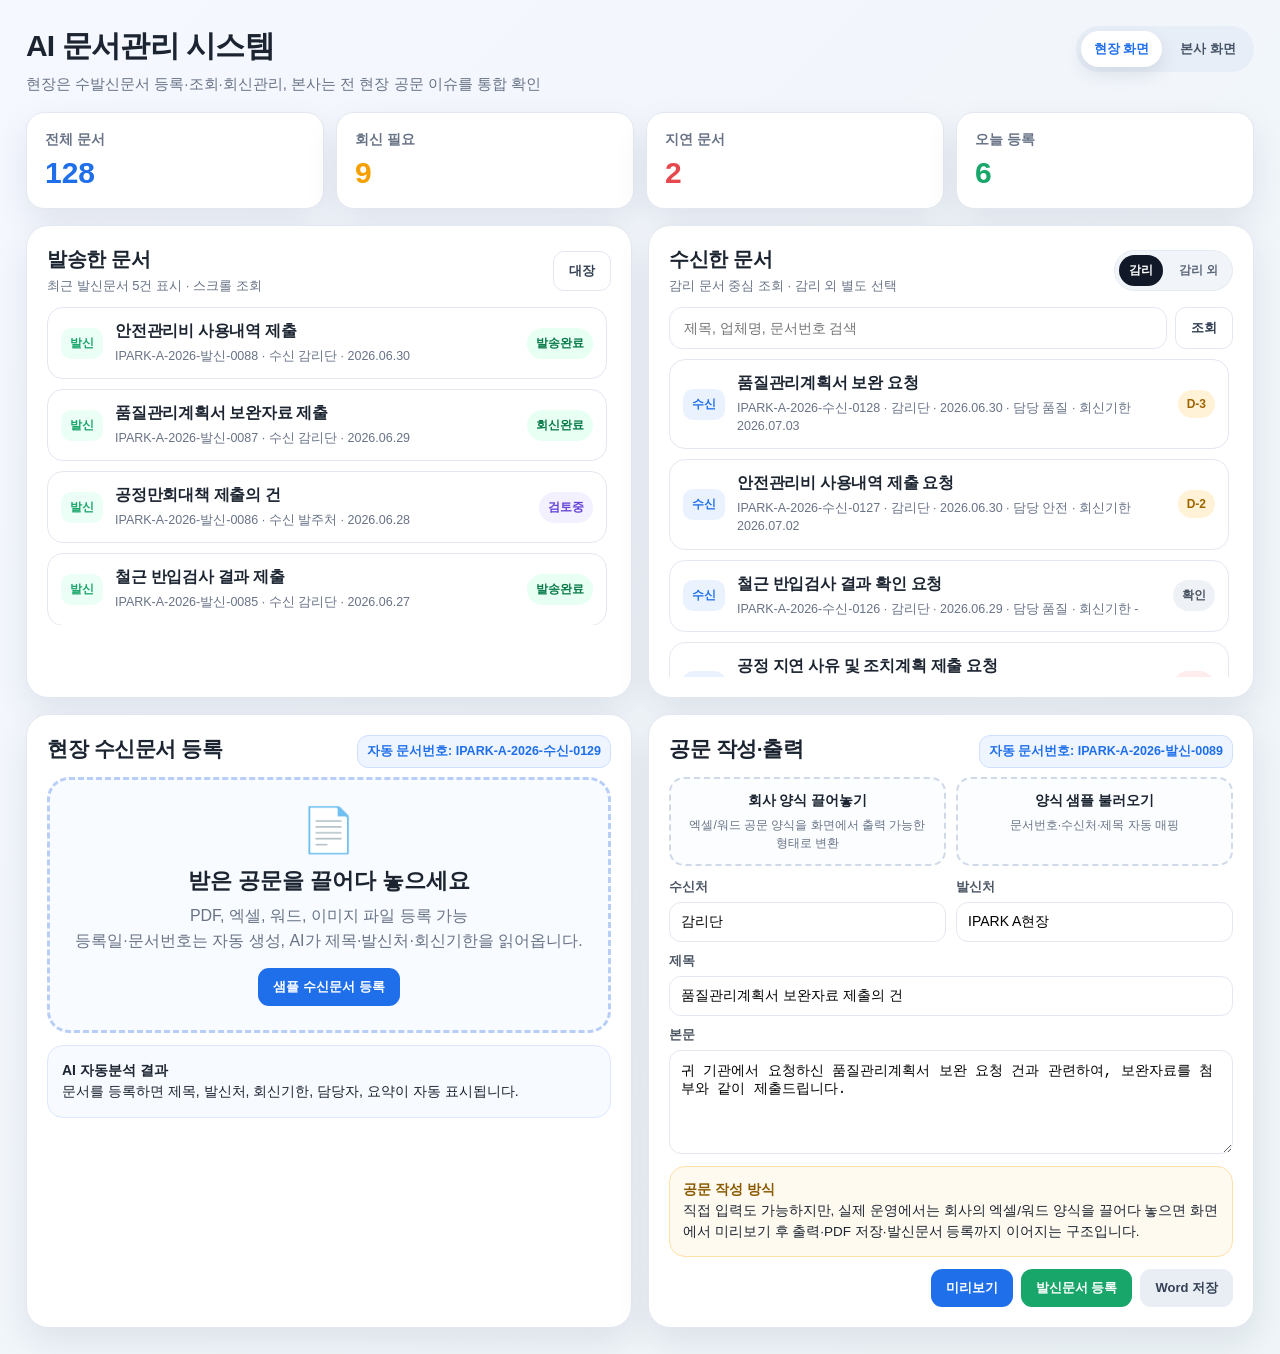
<file: index.html>
<!DOCTYPE html>
<html lang="ko">
<head>
<meta charset="UTF-8" />
<meta name="viewport" content="width=device-width, initial-scale=1.0" />
<meta name="theme-color" content="#1f6feb" />
<link rel="manifest" href="manifest.webmanifest" />
<title>AI 문서관리 시스템</title>
<style>
:root{
  --bg:#f4f7fb;--panel:#fff;--ink:#1b2430;--muted:#687386;--line:#e3e8f0;
  --blue:#1f6feb;--blue2:#eaf2ff;--green:#19a66a;--red:#e5484d;--orange:#f59f00;--purple:#7755ff;
  --shadow:0 14px 34px rgba(20,36,64,.09);--radius:22px;
}
*{box-sizing:border-box}
body{margin:0;font-family:Pretendard,-apple-system,BlinkMacSystemFont,"Segoe UI",sans-serif;background:linear-gradient(135deg,#f5f8ff,#eef4f7);color:var(--ink)}
.wrapper{max-width:1440px;margin:0 auto;padding:26px}
.header{display:flex;align-items:flex-start;justify-content:space-between;margin-bottom:18px;gap:18px}
.title h1{margin:0;font-size:30px;letter-spacing:-.8px}.title p{margin:8px 0 0;color:var(--muted);font-size:15px}
.tabs{display:flex;background:#e8eef7;border-radius:999px;padding:5px;gap:5px;align-self:flex-start;white-space:nowrap}.tab{border:0;padding:9px 13px;border-radius:999px;font-size:13px;font-weight:800;cursor:pointer;color:#465468;background:transparent}.tab.active{background:#fff;color:var(--blue);box-shadow:0 8px 18px rgba(20,36,64,.10)}
.view{display:none}.view.active{display:block}
.panel{background:var(--panel);border:1px solid var(--line);border-radius:var(--radius);box-shadow:var(--shadow);padding:20px}.panel h2{margin:0 0 14px;font-size:21px;letter-spacing:-.4px}.panel h3{margin:0 0 10px;font-size:17px}.muted{color:var(--muted)}
.kpis{display:grid;grid-template-columns:repeat(4,1fr);gap:12px;margin-bottom:16px}.kpi{background:#fff;border:1px solid var(--line);border-radius:18px;padding:18px;box-shadow:var(--shadow)}.kpi .num{font-size:30px;font-weight:900;margin-top:7px}.kpi .label{font-size:14px;color:var(--muted);font-weight:800}.kpi.red .num{color:var(--red)}.kpi.orange .num{color:var(--orange)}.kpi.green .num{color:var(--green)}.kpi.blue .num{color:var(--blue)}
.doc-board{display:grid;grid-template-columns:1fr 1fr;gap:16px;margin-bottom:16px}.doc-column{min-width:0}.column-head{display:flex;align-items:center;justify-content:space-between;gap:12px;margin-bottom:12px}.column-head h2{margin:0;font-size:20px}.select-pills{display:flex;gap:6px;background:#f1f5f9;border:1px solid #e5ebf3;border-radius:999px;padding:4px}.pill{border:0;background:transparent;border-radius:999px;padding:7px 10px;font-size:12px;font-weight:900;color:#5c6779;cursor:pointer}.pill.active{background:#111827;color:#fff}.doc-scroll{height:318px;overflow-y:auto;padding-right:4px}.doc-scroll::-webkit-scrollbar{width:8px}.doc-scroll::-webkit-scrollbar-thumb{background:#cbd5e1;border-radius:99px}.doc-scroll::-webkit-scrollbar-track{background:#f1f5f9;border-radius:99px}
.doc{border:1px solid var(--line);border-radius:16px;padding:13px;background:#fff;display:grid;grid-template-columns:auto 1fr auto;gap:12px;align-items:center;margin-bottom:10px}.type{font-size:12px;font-weight:900;padding:7px 9px;border-radius:10px}.type.in{background:#eaf2ff;color:var(--blue)}.type.out{background:#ecfff6;color:var(--green)}.doc-title{font-weight:900;font-size:15.5px;margin-bottom:5px;letter-spacing:-.25px}.meta{font-size:12.5px;color:var(--muted);line-height:1.45}.status{font-size:12px;font-weight:900;border-radius:99px;padding:7px 9px;white-space:nowrap}.status.due{background:#fff2d6;color:#a06400}.status.late{background:#ffecec;color:#c22}.status.done{background:#e8fff3;color:#087a49}.status.normal{background:#eef2f7;color:#4b5563}.status.review{background:#f3f0ff;color:#6441d8}
.work-grid{display:grid;grid-template-columns:1fr 1fr;gap:16px}.section-head{display:flex;justify-content:space-between;gap:12px;align-items:flex-start}.docno{font-weight:900;color:var(--blue);font-size:12.5px;background:#eef5ff;border:1px solid #cfe0ff;padding:7px 9px;border-radius:11px;white-space:nowrap}.mini-note{font-size:12.5px;color:var(--muted);line-height:1.45;margin-top:8px}
.drop{border:3px dashed #b8cef7;border-radius:22px;background:#f8fbff;min-height:238px;display:flex;align-items:center;justify-content:center;text-align:center;padding:24px}.drop.compact{min-height:178px}.drop .icon{font-size:44px}.drop h3{font-size:22px;margin:10px 0 8px}.drop p{color:var(--muted);margin:0 0 14px;line-height:1.55}.smallbtn{border:0;background:var(--blue);color:#fff;padding:10px 15px;border-radius:11px;font-weight:900;cursor:pointer;font-size:13px}.smallbtn.gray{background:#e9eef5;color:#344054}.smallbtn.red{background:var(--red)}.smallbtn.green{background:var(--green)}.smallbtn.orange{background:#fff2d6;color:#a06400}.smallbtn.ghost{background:#fff;color:#344054;border:1px solid var(--line)}
.ai-result{background:#f7faff;border:1px solid #dbe8ff;border-radius:16px;padding:14px;line-height:1.55;margin-top:12px;font-size:14px}.toolbar{display:flex;gap:8px;justify-content:flex-end;margin-top:12px;flex-wrap:wrap}.form{display:grid;grid-template-columns:1fr 1fr;gap:10px;margin-top:12px}.field{display:flex;flex-direction:column;gap:6px}.field label{font-weight:800;font-size:13px;color:#4b5563}.field input,.field select,.field textarea{border:1px solid var(--line);border-radius:12px;padding:11px;font-size:14px;background:#fff}.field.full{grid-column:1/-1}.import-row{display:grid;grid-template-columns:1fr 1fr;gap:10px}.import-box{border:2px dashed #cfd9e8;border-radius:15px;background:#fbfdff;padding:13px;text-align:center;cursor:pointer}.import-box b{display:block;font-size:14px;margin-bottom:5px}.import-box span{font-size:12px;color:var(--muted);line-height:1.35}
.notice{background:#fffaf0;border:1px solid #ffe1a8;border-radius:16px;padding:13px;line-height:1.55;font-size:13.5px;margin-top:12px}.notice b{color:#8a5a00}
.searchline{display:flex;gap:8px;margin-bottom:10px}.searchline input{flex:1;border:1px solid var(--line);border-radius:13px;padding:12px 14px;font-size:14px}.filters{display:flex;gap:7px;flex-wrap:wrap;margin-bottom:12px}.chip{border:1px solid var(--line);background:#fff;border-radius:99px;padding:8px 11px;font-weight:800;color:#4c586c;font-size:12.5px}.chip.active{background:#111827;color:#fff;border-color:#111827}
.hq-layout{display:grid;grid-template-columns:.75fr 1.25fr;gap:16px}.site-card{border:1px solid var(--line);border-radius:18px;padding:16px;margin-bottom:10px;background:#fff}.site-top{display:flex;justify-content:space-between;align-items:center}.site-name{font-weight:900;font-size:17px}.risk{font-weight:900;border-radius:99px;padding:6px 9px;font-size:12px}.risk.high{background:#ffecec;color:#c22}.risk.mid{background:#fff2d6;color:#a06400}.risk.low{background:#e8fff3;color:#087a49}.bar{height:8px;background:#eef2f7;border-radius:99px;overflow:hidden;margin-top:12px}.bar span{display:block;height:100%;background:var(--blue);border-radius:99px}.issue{border-left:5px solid var(--orange);background:#fffaf0;border-radius:14px;padding:14px;margin-bottom:10px}.issue.red{border-left-color:var(--red);background:#fff7f7}.issue b{display:block;margin-bottom:6px}.hq-actions{display:grid;grid-template-columns:1fr 1fr;gap:10px}.action-card{border:1px solid var(--line);border-radius:16px;background:#fff;padding:15px}.action-card b{display:block;margin-bottom:6px}.action-card span{font-size:13px;color:var(--muted);line-height:1.45}
.modal{position:fixed;inset:0;background:rgba(15,23,42,.48);display:none;align-items:center;justify-content:center;padding:24px;z-index:99}.modal.show{display:flex}.modal-card{width:min(760px,100%);background:#fff;border-radius:24px;padding:22px;box-shadow:0 26px 70px rgba(0,0,0,.26)}.modal-head{display:flex;justify-content:space-between;align-items:center;margin-bottom:12px}.modal-head h2{margin:0;font-size:22px}.close{border:0;background:#eef2f7;border-radius:10px;padding:8px 11px;font-weight:900;cursor:pointer}.letter{background:#fff;border:1px solid #d9dee8;padding:22px;box-shadow:0 6px 18px rgba(0,0,0,.05)}.letter h3{text-align:center;font-size:24px;margin:0 0 20px}.letter-row{display:flex;border-bottom:1px solid #e6eaf1;padding:8px 0}.letter-row b{width:92px}.letter-body{margin-top:16px;line-height:1.8;white-space:pre-line}
.action-card{font:inherit;color:inherit;text-align:left;cursor:pointer}.action-card:hover{border-color:#9bbcf2;background:#f8fbff}
@media (max-width:980px){.doc-board,.work-grid,.hq-layout{grid-template-columns:1fr}.kpis{grid-template-columns:repeat(2,1fr)}.form{grid-template-columns:1fr}.header{align-items:flex-start;flex-direction:column}.tabs{align-self:stretch;display:grid;grid-template-columns:1fr 1fr}.doc-scroll{height:auto;max-height:318px}.hq-actions{grid-template-columns:1fr}}
@media print{body{background:#fff}.wrapper,.header,.view,.kpis,.panel{display:none}.modal{display:flex;position:static;background:#fff}.modal-card{box-shadow:none;width:100%;padding:0}.modal-head,.toolbar{display:none}.letter{border:0;box-shadow:none}}
</style>
</head>
<body>
<div class="wrapper">
  <div class="header">
    <div class="title">
      <h1>AI 문서관리 시스템</h1>
      <p>현장은 수발신문서 등록·조회·회신관리, 본사는 전 현장 공문 이슈를 통합 확인</p>
    </div>
    <div class="tabs" aria-label="화면 구분">
      <button class="tab active" onclick="showView('site', event)">현장 화면</button>
      <button class="tab" onclick="showView('hq', event)">본사 화면</button>
    </div>
  </div>

  <section id="site" class="view active">
    <div class="kpis">
      <div class="kpi blue"><div class="label">전체 문서</div><div class="num">128</div></div>
      <div class="kpi orange"><div class="label">회신 필요</div><div class="num">9</div></div>
      <div class="kpi red"><div class="label">지연 문서</div><div class="num">2</div></div>
      <div class="kpi green"><div class="label">오늘 등록</div><div class="num">6</div></div>
    </div>

    <div class="doc-board">
      <div class="panel doc-column">
        <div class="column-head">
          <div>
            <h2>발송한 문서</h2>
            <div class="muted" style="font-size:13px;margin-top:4px">최근 발신문서 5건 표시 · 스크롤 조회</div>
          </div>
          <button class="smallbtn ghost" onclick="downloadCSV('out')">대장</button>
        </div>
        <div class="doc-scroll" id="sentList"></div>
      </div>

      <div class="panel doc-column">
        <div class="column-head">
          <div>
            <h2>수신한 문서</h2>
            <div class="muted" style="font-size:13px;margin-top:4px">감리 문서 중심 조회 · 감리 외 별도 선택</div>
          </div>
          <div class="select-pills">
            <button class="pill active" onclick="setReceiveGroup('감리', event)">감리</button>
            <button class="pill" onclick="setReceiveGroup('감리 외', event)">감리 외</button>
          </div>
        </div>
        <div class="searchline">
          <input id="receiveSearch" placeholder="제목, 업체명, 문서번호 검색" oninput="renderReceived()">
          <button class="smallbtn ghost" onclick="renderReceived()">조회</button>
        </div>
        <div class="doc-scroll" id="receivedList"></div>
      </div>
    </div>

    <div class="work-grid">
      <div class="panel">
        <div class="section-head">
          <h2>현장 수신문서 등록</h2>
          <div class="docno">자동 문서번호: IPARK-A-2026-수신-0129</div>
        </div>
        <div class="drop" id="dropZone">
          <div>
            <div class="icon">📄</div>
            <h3>받은 공문을 끌어다 놓으세요</h3>
            <p>PDF, 엑셀, 워드, 이미지 파일 등록 가능<br>등록일·문서번호는 자동 생성, AI가 제목·발신처·회신기한을 읽어옵니다.</p>
            <button class="smallbtn" onclick="simulateUpload()">샘플 수신문서 등록</button>
          </div>
        </div>
        <div class="ai-result" id="aiResult"><b>AI 자동분석 결과</b><br>문서를 등록하면 제목, 발신처, 회신기한, 담당자, 요약이 자동 표시됩니다.</div>
      </div>

      <div class="panel">
        <div class="section-head">
          <h2>공문 작성·출력</h2>
          <div class="docno">자동 문서번호: IPARK-A-2026-발신-0089</div>
        </div>
        <div class="import-row">
          <div class="import-box" onclick="loadCompanyTemplate()"><b>회사 양식 끌어놓기</b><span>엑셀/워드 공문 양식을 화면에서 출력 가능한 형태로 변환</span></div>
          <div class="import-box" onclick="loadCompanyTemplate()"><b>양식 샘플 불러오기</b><span>문서번호·수신처·제목 자동 매핑</span></div>
        </div>
        <div class="form">
          <div class="field"><label>수신처</label><input id="to" value="감리단"></div>
          <div class="field"><label>발신처</label><input id="from" value="IPARK A현장"></div>
          <div class="field full"><label>제목</label><input id="subject" value="품질관리계획서 보완자료 제출의 건"></div>
          <div class="field full"><label>본문</label><textarea id="body" rows="5">귀 기관에서 요청하신 품질관리계획서 보완 요청 건과 관련하여, 보완자료를 첨부와 같이 제출드립니다.</textarea></div>
        </div>
        <div class="notice"><b>공문 작성 방식</b><br>직접 입력도 가능하지만, 실제 운영에서는 회사의 엑셀/워드 양식을 끌어다 놓으면 화면에서 미리보기 후 출력·PDF 저장·발신문서 등록까지 이어지는 구조입니다.</div>
        <div class="toolbar">
          <button class="smallbtn" onclick="openPreview()">미리보기</button>
          <button class="smallbtn green" onclick="registerSent()">발신문서 등록</button>
          <button class="smallbtn gray" onclick="downloadWord()">Word 저장</button>
        </div>
      </div>
    </div>
  </section>

  <section id="hq" class="view">
    <div class="kpis">
      <div class="kpi blue"><div class="label">전 현장 문서</div><div class="num">4,820</div></div>
      <div class="kpi orange"><div class="label">본사 검토 필요</div><div class="num">31</div></div>
      <div class="kpi red"><div class="label">회신 지연</div><div class="num">14</div></div>
      <div class="kpi green"><div class="label">샘플 공유 가능</div><div class="num">87</div></div>
    </div>

    <div class="hq-layout">
      <div class="panel">
        <h2>현장별 현황</h2>
        <div class="site-card"><div class="site-top"><span class="site-name">A 재건축 현장</span><span class="risk high">주의</span></div><div class="muted">회신지연 5건 · 본사검토 8건</div><div class="bar"><span style="width:78%"></span></div></div>
        <div class="site-card"><div class="site-top"><span class="site-name">B 복합개발 현장</span><span class="risk mid">관심</span></div><div class="muted">회신지연 3건 · 본사검토 6건</div><div class="bar"><span style="width:54%"></span></div></div>
        <div class="site-card"><div class="site-top"><span class="site-name">C 물류센터 현장</span><span class="risk low">양호</span></div><div class="muted">회신지연 1건 · 본사검토 2건</div><div class="bar"><span style="width:24%"></span></div></div>
        <div class="site-card"><div class="site-top"><span class="site-name">D 주상복합 현장</span><span class="risk mid">관심</span></div><div class="muted">회신지연 2건 · 본사검토 5건</div><div class="bar"><span style="width:47%"></span></div></div>
      </div>

      <div class="panel">
        <h2>전 현장 통합 공문 조회</h2>
        <div class="searchline"><input id="hqSearch" placeholder="현장명, 발신처, 제목, 공종, 키워드 검색" oninput="renderHqDocs()"><button class="smallbtn" onclick="renderHqDocs()">검색</button></div>
        <div class="filters" id="hqFilters"><button class="chip active" onclick="setHqFilter('전체 현장',event)">전체 현장</button><button class="chip" onclick="setHqFilter('본사 검토',event)">본사 검토</button><button class="chip" onclick="setHqFilter('클레임 가능',event)">클레임 가능</button><button class="chip" onclick="setHqFilter('샘플 추천',event)">샘플 추천</button><button class="chip" onclick="setHqFilter('회신 지연',event)">회신 지연</button></div>
        <div class="doc-scroll" id="hqDocList" style="height:360px"></div>
      </div>

      <div class="panel">
        <h2>본사 검토 이슈</h2>
        <div class="issue red"><b>공정 지연 관련 공문 증가</b><span class="muted">최근 2주간 4개 현장에서 유사한 만회대책 제출 요청 발생</span></div>
        <div class="issue"><b>품질관리계획서 보완 요청 반복</b><span class="muted">감리단 요청 문구와 보완 항목이 유사하여 표준 회신 샘플 배포 가능</span></div>
        <div class="issue"><b>협력업체 추가비용 요청 공문</b><span class="muted">계약·공무 검토가 필요한 문서로 본사 대응 기준 필요</span></div>
      </div>

      <div class="panel">
        <h2>현장 지원 기능</h2>
        <div class="hq-actions">
          <button class="action-card" onclick="hqAction('샘플 공문이 선택 현장에 공유되었습니다.')"><b>샘플 공문 전달</b><span>유사 공문을 필요한 현장에 바로 공유</span></button>
          <button class="action-card" onclick="setHqFilterByName('본사 검토')"><b>본사 대응 검토</b><span>공통 리스크·클레임 가능 문서 선별</span></button>
          <button class="action-card" onclick="hqAction('표준 회신안 배포 화면을 열었습니다.')"><b>표준 회신안 배포</b><span>반복 이슈에 대한 회신 기준 제공</span></button>
          <button class="action-card" onclick="downloadHqCSV()"><b>전 현장 대장 출력</b><span>통합 문서대장을 엑셀로 다운로드</span></button>
        </div>
      </div>
    </div>
  </section>
</div>

<div class="modal" id="previewModal" onclick="modalBgClose(event)">
  <div class="modal-card">
    <div class="modal-head">
      <h2>공문 미리보기</h2>
      <button class="close" onclick="closePreview()">닫기</button>
    </div>
    <div class="letter" id="letterPreview"></div>
    <div class="toolbar"><button class="smallbtn green" onclick="window.print()">출력/PDF</button><button class="smallbtn gray" onclick="downloadWord()">Word 저장</button></div>
  </div>
</div>

<script>
const sentDocs=[
 {no:'IPARK-A-2026-발신-0088',title:'안전관리비 사용내역 제출',to:'감리단',date:'2026.06.30',status:'완료',badge:'발송완료'},
 {no:'IPARK-A-2026-발신-0087',title:'품질관리계획서 보완자료 제출',to:'감리단',date:'2026.06.29',status:'완료',badge:'회신완료'},
 {no:'IPARK-A-2026-발신-0086',title:'공정만회대책 제출의 건',to:'발주처',date:'2026.06.28',status:'검토',badge:'검토중'},
 {no:'IPARK-A-2026-발신-0085',title:'철근 반입검사 결과 제출',to:'감리단',date:'2026.06.27',status:'완료',badge:'발송완료'},
 {no:'IPARK-A-2026-발신-0084',title:'우천으로 인한 공기영향 검토 회신',to:'감리단',date:'2026.06.26',status:'완료',badge:'샘플가능'},
 {no:'IPARK-A-2026-발신-0083',title:'자재 승인원 제출의 건',to:'감리단',date:'2026.06.25',status:'완료',badge:'발송완료'},
 {no:'IPARK-A-2026-발신-0082',title:'가설계획 변경 승인 요청',to:'발주처',date:'2026.06.24',status:'완료',badge:'발송완료'}
];
const receivedDocs=[
 {no:'IPARK-A-2026-수신-0128',group:'감리',from:'감리단',title:'품질관리계획서 보완 요청',date:'2026.06.30',due:'2026.07.03',manager:'품질',status:'회신필요',badge:'D-3'},
 {no:'IPARK-A-2026-수신-0127',group:'감리',from:'감리단',title:'안전관리비 사용내역 제출 요청',date:'2026.06.30',due:'2026.07.02',manager:'안전',status:'회신필요',badge:'D-2'},
 {no:'IPARK-A-2026-수신-0126',group:'감리',from:'감리단',title:'철근 반입검사 결과 확인 요청',date:'2026.06.29',due:'-',manager:'품질',status:'일반',badge:'확인'},
 {no:'IPARK-A-2026-수신-0125',group:'감리',from:'감리단',title:'공정 지연 사유 및 조치계획 제출 요청',date:'2026.06.28',due:'2026.06.30',manager:'공무',status:'지연',badge:'지연'},
 {no:'IPARK-A-2026-수신-0124',group:'감리',from:'감리단',title:'자재승인원 보완 요청',date:'2026.06.27',due:'2026.07.01',manager:'공사',status:'회신필요',badge:'D-1'},
 {no:'IPARK-A-2026-수신-0123',group:'감리 외',from:'발주처',title:'공정만회대책 제출 요청',date:'2026.06.28',due:'2026.06.30',manager:'공무',status:'지연',badge:'지연'},
 {no:'IPARK-A-2026-수신-0122',group:'감리 외',from:'협력업체',title:'추가비용 검토 요청',date:'2026.06.27',due:'2026.07.04',manager:'공무',status:'검토',badge:'본사검토'},
 {no:'IPARK-A-2026-수신-0121',group:'감리 외',from:'시험기관',title:'콘크리트 압축강도 시험성적서 송부',date:'2026.06.26',due:'-',manager:'품질',status:'일반',badge:'확인'},
 {no:'IPARK-A-2026-수신-0120',group:'감리 외',from:'관할구청',title:'비산먼지 관리 점검 안내',date:'2026.06.25',due:'-',manager:'안전',status:'일반',badge:'확인'}
];
let receiveGroup='감리';
const hqDocs=[
 {type:'수신',title:'공정만회대책 제출 요청',meta:'A 재건축 현장 · 발주처 · 회신기한 2026.07.03 · 본사검토 필요',badge:'지연위험',status:'late',tags:['본사 검토','클레임 가능','회신 지연']},
 {type:'발신',title:'우천으로 인한 공기영향 검토 회신',meta:'B 복합개발 현장 · 감리단 · 유사사례 샘플 활용 가능',badge:'샘플공문',status:'done',tags:['샘플 추천']},
 {type:'수신',title:'품질관리계획서 보완 요청',meta:'D 주상복합 현장 · 감리단 · 전 현장 공통 이슈 가능',badge:'검토필요',status:'due',tags:['본사 검토']},
 {type:'수신',title:'협력업체 추가비용 검토 요청',meta:'C 물류센터 현장 · 협력업체 · 계약/공무 검토 필요',badge:'본사검토',status:'review',tags:['본사 검토','클레임 가능']}
];
let hqFilter='전체 현장';
function showView(id,e){document.querySelectorAll('.view').forEach(v=>v.classList.remove('active'));document.getElementById(id).classList.add('active');document.querySelectorAll('.tab').forEach(t=>t.classList.remove('active'));e.target.classList.add('active')}
function badgeClass(s){return s==='지연'?'late':s==='회신필요'?'due':s==='완료'?'done':s==='검토'?'review':'normal'}
function renderSent(){document.getElementById('sentList').innerHTML=sentDocs.map(d=>`<div class="doc"><span class="type out">발신</span><div><div class="doc-title">${d.title}</div><div class="meta">${d.no} · 수신 ${d.to} · ${d.date}</div></div><span class="status ${badgeClass(d.status)}">${d.badge}</span></div>`).join('')}
function renderReceived(){const q=(document.getElementById('receiveSearch')?.value||'').toLowerCase();const rows=receivedDocs.filter(d=>d.group===receiveGroup && JSON.stringify(d).toLowerCase().includes(q));document.getElementById('receivedList').innerHTML=rows.map(d=>`<div class="doc"><span class="type in">수신</span><div><div class="doc-title">${d.title}</div><div class="meta">${d.no} · ${d.from} · ${d.date} · 담당 ${d.manager} · 회신기한 ${d.due}</div></div><span class="status ${badgeClass(d.status)}">${d.badge}</span></div>`).join('')}
function setReceiveGroup(group,e){receiveGroup=group;document.querySelectorAll('.select-pills .pill').forEach(p=>p.classList.remove('active'));e.target.classList.add('active');renderReceived()}
function simulateUpload(){document.getElementById('aiResult').innerHTML='<b>AI 자동분석 결과</b><br>문서번호: IPARK-A-2026-수신-0129 자동생성<br>제목: 품질관리계획서 보완 요청<br>발신처: 감리단 / 접수일: 오늘 자동입력<br>회신기한: 2026.07.03 / 담당추천: 품질담당자<br><br><b>요약</b><br>품질관리계획서의 자재검수, 시험계획, 부적합 관리 기준 보완 후 기한 내 제출이 필요합니다.'}
function renderLetter(){const today=new Date().toISOString().slice(0,10).replaceAll('-','.');document.getElementById('letterPreview').innerHTML=`<h3>공 문</h3><div class="letter-row"><b>문서번호</b><span>IPARK-A-2026-발신-0089</span></div><div class="letter-row"><b>수신</b><span>${to.value}</span></div><div class="letter-row"><b>발신</b><span>${from.value}</span></div><div class="letter-row"><b>일자</b><span>${today}</span></div><div class="letter-row"><b>제목</b><span>${subject.value}</span></div><div class="letter-body">${body.value}</div>`}
function openPreview(){renderLetter();document.getElementById('previewModal').classList.add('show')}
function closePreview(){document.getElementById('previewModal').classList.remove('show')}
function modalBgClose(e){if(e.target.id==='previewModal')closePreview()}
function loadCompanyTemplate(){subject.value='공정만회대책 제출의 건';to.value='발주처';from.value='IPARK A현장';body.value='당사 현장의 공정현황 및 만회대책을 붙임과 같이 제출드립니다.\n\n1. 주요 지연 사유: 우천 및 선행공정 지연\n2. 만회 계획: 인력 추가 투입 및 작업구간 병행 추진\n3. 향후 관리: 주간 단위 실적 점검 및 지연요인 사전 조치';openPreview()}
function registerSent(){alert('발신문서로 등록되었습니다.\n원 수신문서와 연결하면 회신 이력까지 함께 관리됩니다.')}
function downloadCSV(type){const rows=(type==='out'?sentDocs:receivedDocs).map(d=>Object.values(d).join(','));downloadFile('문서관리대장.csv',rows.join('\n'),'text/csv;charset=utf-8')}
function downloadWord(){renderLetter();downloadFile('작성공문.doc',document.getElementById('letterPreview').innerHTML,'application/msword')}
function downloadFile(name,content,type){const blob=new Blob(['\ufeff'+content],{type});const a=document.createElement('a');a.href=URL.createObjectURL(blob);a.download=name;a.click();URL.revokeObjectURL(a.href)}
function renderHqDocs(){const q=(document.getElementById('hqSearch')?.value||'').toLowerCase();const rows=hqDocs.filter(d=>(hqFilter==='전체 현장'||d.tags.includes(hqFilter))&&JSON.stringify(d).toLowerCase().includes(q));document.getElementById('hqDocList').innerHTML=rows.length?rows.map(d=>`<div class="doc"><span class="type ${d.type==='수신'?'in':'out'}">${d.type}</span><div><div class="doc-title">${d.title}</div><div class="meta">${d.meta}</div></div><span class="status ${d.status}">${d.badge}</span></div>`).join(''):'<div class="muted" style="padding:24px;text-align:center">조건에 맞는 문서가 없습니다.</div>'}
function setHqFilter(filter,e){hqFilter=filter;document.querySelectorAll('#hqFilters .chip').forEach(c=>c.classList.remove('active'));e.currentTarget.classList.add('active');renderHqDocs()}
function setHqFilterByName(filter){const button=[...document.querySelectorAll('#hqFilters .chip')].find(b=>b.textContent===filter);if(button)button.click()}
function hqAction(message){alert(message)}
function downloadHqCSV(){const header='구분,제목,상세,상태';const rows=hqDocs.map(d=>[d.type,d.title,d.meta,d.badge].map(v=>'"'+v.replaceAll('"','""')+'"').join(','));downloadFile('전현장_문서대장.csv',[header,...rows].join('\n'),'text/csv;charset=utf-8')}
renderSent();renderReceived();renderLetter();renderHqDocs();
if('serviceWorker' in navigator){window.addEventListener('load',()=>navigator.serviceWorker.register('./service-worker.js').catch(()=>{}))}
</script>
</body>
</html>
</file>
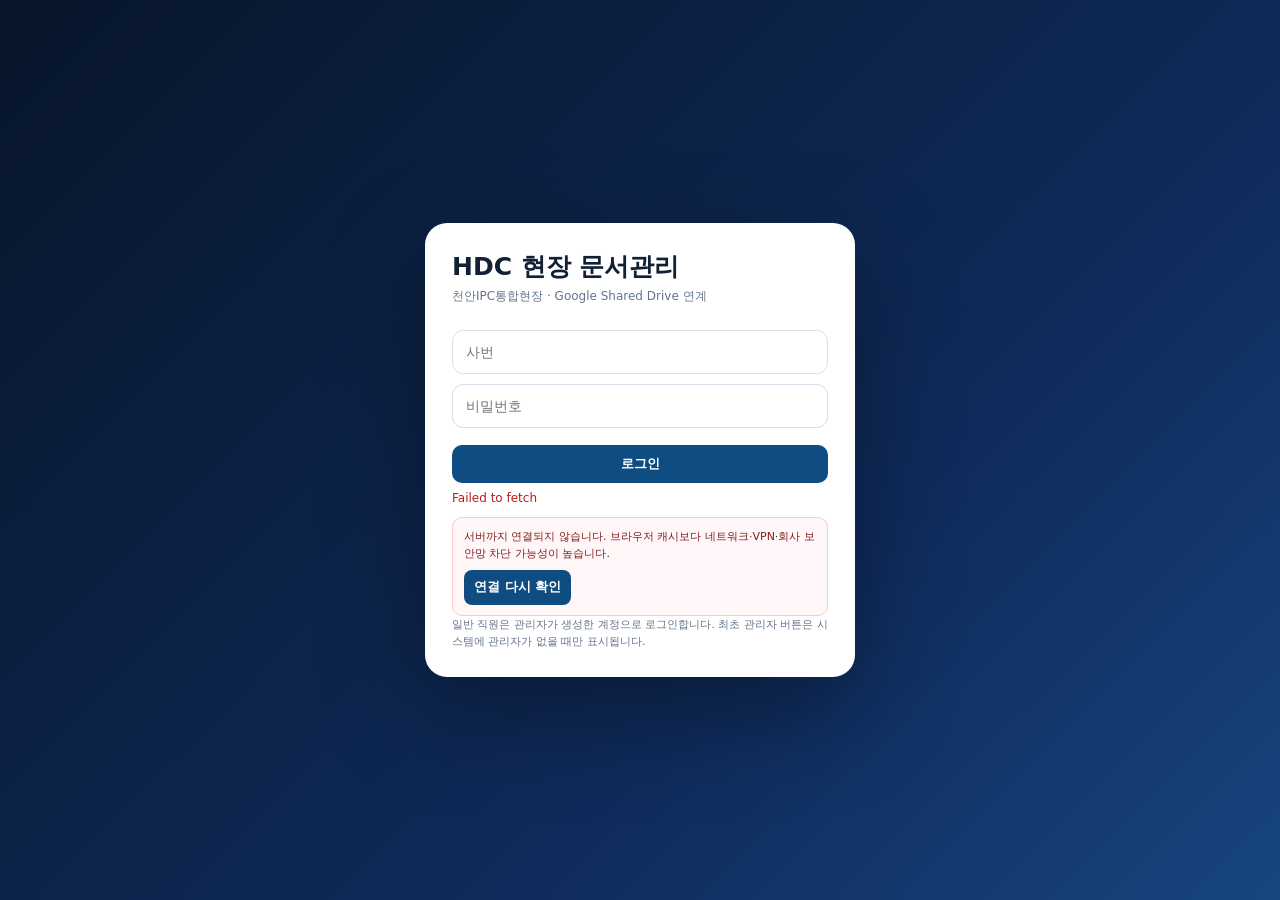
<file: document-management-system-v2/index.html>
<!doctype html>
<html lang="ko">
<head>
<meta charset="utf-8">
<meta name="viewport" content="width=device-width,initial-scale=1">
<title>HDC 현장 문서관리</title>
<style>
:root{--bg:#edf2f7;--card:#fff;--ink:#122033;--muted:#64748b;--line:#d8e1ec;--navy:#0b2347;--blue:#0f4c81;--blue2:#2563eb;--green:#15803d;--red:#b91c1c;--amber:#b45309;--purple:#6d28d9;--soft:#f8fafc;--shadow:0 12px 34px rgba(15,43,91,.08);--radius:17px}
*{box-sizing:border-box}html{scroll-behavior:smooth}body{margin:0;font-family:system-ui,-apple-system,BlinkMacSystemFont,"Segoe UI",sans-serif;background:var(--bg);color:var(--ink)}
button,input,select,textarea{font:inherit}button,.btn{border:0;border-radius:10px;background:var(--blue);color:#fff;padding:10px 13px;font-size:13px;font-weight:850;cursor:pointer;text-decoration:none;display:inline-flex;align-items:center;justify-content:center;gap:6px}button.secondary,.btn.secondary{background:#e8eef7;color:#18324c}button.gray,.btn.gray{background:#f1f5f9;color:#334155}button.green{background:var(--green)}button.red{background:var(--red)}button.amber{background:var(--amber)}button.purple{background:var(--purple)}button.small,.btn.small{padding:6px 9px;font-size:11px;border-radius:8px}button:disabled{opacity:.5;cursor:not-allowed}.hidden{display:none!important}
header{position:sticky;top:0;z-index:30;background:linear-gradient(135deg,#071529,#0f2b5b 72%,#17457f);color:#fff;box-shadow:0 4px 20px rgba(0,0,0,.16)}.top{max-width:1380px;margin:auto;padding:15px 20px;display:flex;align-items:center;justify-content:space-between;gap:14px}.brand h1{font-size:22px;margin:0;font-weight:900}.brand p{margin:4px 0 0;color:#bdd4f1;font-size:12px}.righttop{display:flex;align-items:center;justify-content:flex-end;gap:8px;flex-wrap:wrap}.chip{font-size:11px;color:#dcecff;background:rgba(255,255,255,.1);border:1px solid rgba(255,255,255,.18);border-radius:999px;padding:6px 10px}.nav{display:flex;gap:6px;flex-wrap:wrap}.nav button{border:1px solid rgba(255,255,255,.22);background:rgba(255,255,255,.08);padding:7px 10px;font-size:11px;border-radius:999px}.nav button.active{background:#fff;color:#0f2b5b}
main{max-width:1380px;margin:20px auto 70px;padding:0 18px}.view{display:none}.view.active{display:block}.loadingbar{position:fixed;top:0;left:0;right:0;height:3px;background:linear-gradient(90deg,#60a5fa,#fff,#60a5fa);background-size:200% 100%;animation:load 1s linear infinite;z-index:200}@keyframes load{to{background-position:-200% 0}}
.stats{display:grid;grid-template-columns:repeat(4,1fr);gap:13px}.stat{background:var(--card);border:1px solid var(--line);border-radius:var(--radius);padding:16px;box-shadow:var(--shadow);cursor:pointer}.stat:hover{border-color:#a8bdd9}.stat .label{font-size:12px;color:var(--muted);font-weight:800}.stat .num{font-size:30px;font-weight:950;margin-top:6px}.stat .sub{font-size:11px;color:var(--muted);margin-top:4px}.layout{display:grid;grid-template-columns:1.15fr .85fr;gap:16px;margin-top:16px}.card{background:var(--card);border:1px solid var(--line);border-radius:var(--radius);box-shadow:var(--shadow);overflow:hidden}.card-h{padding:14px 16px;border-bottom:1px solid var(--line);display:flex;align-items:center;justify-content:space-between;gap:12px}.card-h h2{font-size:17px;margin:0}.card-b{padding:16px}.toolbar{display:flex;gap:7px;align-items:center;flex-wrap:wrap}.muted{color:var(--muted)}.notice{border:1px solid #c7d7ef;background:#f5f9ff;border-radius:13px;padding:13px;color:#214160;font-size:12px;line-height:1.6}.notice.ok{border-color:#bbf7d0;background:#f0fdf4;color:#14532d}.notice.warn{border-color:#fed7aa;background:#fff7ed;color:#7c2d12}.notice.danger{border-color:#fecaca;background:#fff7f7;color:#7f1d1d}
.doc-list{display:flex;flex-direction:column}.doc{padding:12px 13px;border-bottom:1px solid #edf1f6;display:flex;gap:10px;align-items:flex-start}.doc:last-child{border-bottom:0}.doc:hover{background:#f8fbff}.doc-main{min-width:0;flex:1}.doc-title{font-size:13px;font-weight:850;white-space:nowrap;overflow:hidden;text-overflow:ellipsis}.doc-meta{font-size:11px;color:var(--muted);margin-top:4px;line-height:1.55}.doc-actions{display:flex;gap:5px;flex-wrap:wrap;margin-top:8px}.badge{display:inline-block;border-radius:999px;padding:4px 8px;font-size:10px;font-weight:850}.b-in{background:#e8f2ff;color:#1d4ed8}.b-out{background:#ecfdf5;color:#15803d}.b-pending{background:#fff7ed;color:#c2410c}.b-approved{background:#dcfce7;color:#166534}.b-rejected{background:#fee2e2;color:#991b1b}.b-deleted{background:#e5e7eb;color:#374151}.b-cat{background:#f3e8ff;color:#6b21a8}.b-high{background:#fef2f2;color:#b91c1c}.empty{padding:24px;text-align:center;color:var(--muted);font-size:12px}
.form-grid{display:grid;grid-template-columns:repeat(2,1fr);gap:11px}.field{display:flex;flex-direction:column;gap:5px}.field.full{grid-column:1/-1}.field label{font-size:11px;color:#475569;font-weight:850}.field input,.field select,.field textarea,.filters input,.filters select{border:1px solid var(--line);border-radius:10px;padding:10px 11px;background:#fff;color:var(--ink)}.field textarea{min-height:84px;resize:vertical}.drop{border:2px dashed #9eb5d4;border-radius:15px;background:#f8fbff;padding:23px;text-align:center;cursor:pointer;transition:.15s}.drop.drag{background:#eaf3ff;border-color:var(--blue2)}.drop strong{display:block;font-size:15px}.drop p{margin:6px 0 0;color:var(--muted);font-size:12px}.file-name{margin-top:8px;font-size:12px;font-weight:850;color:var(--blue)}
.filters{display:grid;grid-template-columns:1.3fr repeat(4,minmax(115px,.7fr));gap:8px;align-items:end}.filters .wide{grid-column:span 2}.filter-actions{display:flex;gap:6px;flex-wrap:wrap}.result-count{font-size:12px;font-weight:800;color:#334155;margin:12px 0 8px}.table-wrap{overflow:auto;max-height:650px;border:1px solid var(--line);border-radius:12px}.table{width:100%;border-collapse:collapse;font-size:11px;min-width:1180px}.table th,.table td{padding:9px 10px;border-bottom:1px solid #edf1f6;text-align:left;vertical-align:middle}.table th{position:sticky;top:0;background:#f8fafc;color:#475569;font-size:10px;z-index:1;white-space:nowrap}.table tr:hover td{background:#f8fbff}.table .title-cell{max-width:300px;white-space:nowrap;overflow:hidden;text-overflow:ellipsis}.row-actions{display:flex;gap:4px;flex-wrap:nowrap}
.approval-grid{display:grid;grid-template-columns:1fr 1fr;gap:16px}.approval-card{border:1px solid var(--line);border-radius:14px;overflow:hidden}.approval-card h3{margin:0;padding:12px 14px;background:#f8fafc;font-size:14px}.scroll{max-height:560px;overflow:auto}.admin-grid{display:grid;grid-template-columns:.8fr 1.2fr;gap:16px}.tool-grid{display:grid;grid-template-columns:1fr 1fr;gap:10px}.tool{border:1px solid var(--line);border-radius:13px;padding:15px;background:#fbfdff}.tool h3{margin:0 0 5px;font-size:14px}.tool p{font-size:11px;line-height:1.5;color:var(--muted);min-height:34px}
.login-wrap{position:fixed;inset:0;z-index:100;background:linear-gradient(135deg,#071529,#0f2b5b 65%,#17457f);display:flex;align-items:center;justify-content:center;padding:20px}.login-card{width:min(430px,100%);background:#fff;border-radius:22px;padding:27px;box-shadow:0 35px 100px rgba(0,0,0,.35)}.login-card h1{margin:0 0 5px;font-size:25px}.login-card p{margin:0 0 20px;color:var(--muted);font-size:12px}.login-card input{width:100%;border:1px solid var(--line);border-radius:11px;padding:13px;margin:5px 0;font-size:14px}.login-actions{display:grid;gap:8px;margin-top:12px}.login-msg{font-size:12px;min-height:18px;color:var(--red);margin-top:8px}
dialog{border:0;border-radius:18px;box-shadow:0 30px 90px rgba(0,0,0,.28);width:min(850px,calc(100% - 30px));padding:0}dialog::backdrop{background:rgba(8,15,31,.58)}.modal-h{padding:16px 18px;border-bottom:1px solid var(--line);display:flex;justify-content:space-between;align-items:center;gap:12px}.modal-h h3{margin:0;font-size:17px}.modal-b{padding:18px;max-height:78vh;overflow:auto}.kv{display:grid;grid-template-columns:150px 1fr;gap:8px;padding:8px 0;border-bottom:1px solid #edf1f6;font-size:12px}.history{margin-top:14px}.history-item{padding:9px 0;border-bottom:1px solid #edf1f6;font-size:11px}.history-item b{display:block;margin-bottom:3px}.history-meta{color:var(--muted)}.pw-dialog{width:min(430px,calc(100% - 30px))}.toast{position:fixed;right:20px;bottom:20px;z-index:300;background:#0f172a;color:#fff;padding:12px 15px;border-radius:11px;box-shadow:0 14px 35px rgba(0,0,0,.25);font-size:12px;max-width:360px}.toast.error{background:#7f1d1d}.toast.ok{background:#14532d}
@media(max-width:1050px){.filters{grid-template-columns:repeat(3,1fr)}.filters .wide{grid-column:span 1}.stats{grid-template-columns:repeat(2,1fr)}}
@media(max-width:760px){.top{align-items:flex-start;flex-direction:column}.righttop{justify-content:flex-start}.layout,.approval-grid,.admin-grid,.form-grid,.tool-grid{grid-template-columns:1fr}.field.full{grid-column:auto}.filters{grid-template-columns:1fr 1fr}.stats{grid-template-columns:1fr 1fr}.stat .num{font-size:25px}.brand h1{font-size:19px}.nav{max-width:100%;overflow:auto;flex-wrap:nowrap;padding-bottom:3px}.nav button{white-space:nowrap}.kv{grid-template-columns:1fr}.card-b{padding:13px}}
</style>
</head>
<body>
<div id="loadingBar" class="loadingbar hidden"></div>
<div id="loginWrap" class="login-wrap">
  <div class="login-card">
    <h1>HDC 현장 문서관리</h1>
    <p>천안IPC통합현장 · Google Shared Drive 연계</p>
    <input id="loginId" placeholder="사번" autocomplete="username">
    <input id="loginPw" type="password" placeholder="비밀번호" autocomplete="current-password">
    <div class="login-actions">
      <button onclick="login()">로그인</button>
      <button id="bootstrapBtn" class="secondary hidden" onclick="bootstrap()">최초 관리자 생성 · 초기 1회</button>
    </div>
    <div id="loginMsg" class="login-msg"></div>
    <div class="muted" style="font-size:11px;line-height:1.55">일반 직원은 관리자가 생성한 계정으로 로그인합니다. 최초 관리자 버튼은 시스템에 관리자가 없을 때만 표시됩니다.</div>
  </div>
</div>

<header>
  <div class="top">
    <div class="brand"><h1>HDC 현장 문서관리</h1><p id="storageText">문서 등록 · 결재 · 조회 · 보관</p></div>
    <div class="righttop">
      <div id="storageChip" class="chip">저장소 확인 중</div>
      <div id="userChip" class="chip"></div>
      <nav id="nav" class="nav"></nav>
      <button class="small gray" onclick="logout()">로그아웃</button>
    </div>
  </div>
</header>

<main>
<section id="dashboard" class="view active">
  <div class="stats">
    <div class="stat" onclick="quickSearch('APPROVED')"><div class="label">정식 등록 문서</div><div id="statOfficial" class="num">0</div><div class="sub">승인 완료 수신·발신</div></div>
    <div class="stat" onclick="showView('approval')"><div class="label">내 결재 대기</div><div id="statMyApproval" class="num">0</div><div class="sub">내가 승인·반려할 문서</div></div>
    <div class="stat" onclick="showView('approval')"><div class="label">내 상신 진행</div><div id="statMySubmit" class="num">0</div><div class="sub">결재 대기·반려 문서</div></div>
    <div class="stat"><div class="label">오늘 승인</div><div id="statToday" class="num">0</div><div class="sub">오늘 정식 등록된 문서</div></div>
  </div>
  <div class="layout">
    <section class="card"><div class="card-h"><h2>최근 정식 등록 문서</h2><div class="toolbar"><button class="small secondary" onclick="refreshAll()">새로고침</button><button class="small gray" onclick="showView('search')">전체 조회</button></div></div><div id="recentDocs" class="doc-list"></div></section>
    <section class="card"><div class="card-h"><h2>내 할 일</h2><button class="small amber" onclick="showView('approval')">결재함</button></div><div id="myTasks" class="doc-list"></div></section>
  </div>
  <div class="layout">
    <section class="card"><div class="card-h"><h2>수신문서 상신</h2><button onclick="showView('incoming')">등록 시작</button></div><div class="card-b"><div class="notice">받은 공문을 올리고 결재자를 지정합니다. 승인 후 정식 문서번호가 발급됩니다.</div></div></section>
    <section class="card"><div class="card-h"><h2>발신문서 상신</h2><button onclick="showView('outgoing')">등록 시작</button></div><div class="card-b"><div class="notice">최종 발신문서를 올리고 결재를 받습니다. 승인되면 발송 승인 완료 상태로 정식 등록됩니다.</div></div></section>
  </div>
</section>

<section id="incoming" class="view">
  <div class="card"><div class="card-h"><h2>수신문서 등록·결재 상신</h2><span class="muted">승인 전에는 정식 문서대장에 포함되지 않습니다.</span></div><div class="card-b">
    <div id="inDrop" class="drop"><strong>받은 공문 파일을 끌어다 놓으세요</strong><p>PDF, Word, Excel, 이미지 · 20MB 이하</p><input id="inFile" type="file" class="hidden"><div id="inFileName" class="file-name"></div></div>
    <div class="form-grid" style="margin-top:14px">
      <div class="field"><label>접수일</label><input id="inDate" type="date"></div>
      <div class="field"><label>공종</label><select id="inCategory"><option>건축</option><option>전기</option><option>설비</option><option>토목</option><option>안전</option><option selected>기타</option></select></div>
      <div class="field full"><label>문서 제목</label><input id="inTitle" placeholder="공문 제목"></div>
      <div class="field"><label>발신자·발신처</label><input id="inSender" placeholder="감리단, 발주처, 협력사 등"></div>
      <div class="field"><label>담당자</label><input id="inManager" placeholder="업무 담당자"></div>
      <div class="field"><label>결재자</label><select id="inApprover"><option value="">결재자 선택</option></select></div>
      <div class="field"><label>중요도</label><select id="inImportance"><option>보통</option><option>높음</option><option>낮음</option></select></div>
      <div class="field full"><label>메모</label><textarea id="inMemo" placeholder="핵심내용, 참고사항"></textarea></div>
    </div>
    <div class="toolbar" style="margin-top:14px"><button id="saveInBtn" class="green" onclick="submitDocument('IN')">결재 상신</button><button class="gray" onclick="resetForm('IN')">초기화</button></div>
  </div></div>
</section>

<section id="outgoing" class="view">
  <div class="card"><div class="card-h"><h2>발신문서 등록·결재 상신</h2><span class="muted">승인 후 발송 승인 완료 상태로 정식 등록됩니다.</span></div><div class="card-b">
    <div id="outDrop" class="drop"><strong>최종 발신문서를 끌어다 놓으세요</strong><p>PDF, Word, Excel, 이미지 · 20MB 이하</p><input id="outFile" type="file" class="hidden"><div id="outFileName" class="file-name"></div></div>
    <div class="form-grid" style="margin-top:14px">
      <div class="field"><label>발송 예정일</label><input id="outDate" type="date"></div>
      <div class="field"><label>공종</label><select id="outCategory"><option>건축</option><option>전기</option><option>설비</option><option>토목</option><option>안전</option><option selected>기타</option></select></div>
      <div class="field full"><label>문서 제목</label><input id="outTitle" placeholder="공문 제목"></div>
      <div class="field"><label>수신처</label><input id="outReceiver" placeholder="감리단, 발주처, 협력사 등"></div>
      <div class="field"><label>담당자</label><input id="outManager" placeholder="작성·업무 담당자"></div>
      <div class="field"><label>결재자</label><select id="outApprover"><option value="">결재자 선택</option></select></div>
      <div class="field"><label>중요도</label><select id="outImportance"><option>보통</option><option>높음</option><option>낮음</option></select></div>
      <div class="field full"><label>메모</label><textarea id="outMemo" placeholder="발송 목적, 참고사항"></textarea></div>
    </div>
    <div class="toolbar" style="margin-top:14px"><button id="saveOutBtn" class="green" onclick="submitDocument('OUT')">결재 상신</button><button class="gray" onclick="resetForm('OUT')">초기화</button></div>
  </div></div>
</section>

<section id="search" class="view">
  <div class="card"><div class="card-h"><h2>문서 조회</h2><div class="toolbar"><button class="small secondary" onclick="refreshAll()">새로고침</button><button class="small gray" onclick="exportFiltered()">조회결과 CSV</button></div></div><div class="card-b">
    <div class="filters">
      <input id="fKeyword" class="wide" placeholder="문서번호·제목·메모 검색" oninput="renderSearch()">
      <input id="fStart" type="date" onchange="renderSearch()">
      <input id="fEnd" type="date" onchange="renderSearch()">
      <select id="fDirection" onchange="renderSearch()"><option value="ALL">수발신 전체</option><option value="IN">수신</option><option value="OUT">발신</option></select>
      <select id="fCategory" onchange="renderSearch()"><option value="ALL">공종 전체</option><option>건축</option><option>전기</option><option>설비</option><option>토목</option><option>안전</option><option>기타</option></select>
      <input id="fSender" list="senderList" placeholder="발신자·발신처" oninput="renderSearch()">
      <input id="fReceiver" list="receiverList" placeholder="수신처" oninput="renderSearch()">
      <input id="fManager" list="managerList" placeholder="담당자" oninput="renderSearch()">
      <input id="fCreator" list="creatorList" placeholder="등록자" oninput="renderSearch()">
      <select id="fApproval" onchange="renderSearch()"><option value="APPROVED">정식 등록만</option><option value="ALL">내 권한 전체</option><option value="PENDING">결재 대기</option><option value="REJECTED">반려</option><option value="DELETED">삭제·보관</option></select>
      <div class="filter-actions"><button class="small gray" onclick="resetFilters()">필터 초기화</button><button class="small secondary" onclick="setMyDocuments()">내 문서</button></div>
    </div>
    <datalist id="senderList"></datalist><datalist id="receiverList"></datalist><datalist id="managerList"></datalist><datalist id="creatorList"></datalist>
    <div id="resultCount" class="result-count">0건</div>
    <div class="table-wrap"><table class="table"><thead><tr><th>구분</th><th>공종</th><th>문서번호</th><th>제목</th><th>발신자</th><th>수신처</th><th>문서일</th><th>담당</th><th>결재</th><th>등록자</th><th>파일·관리</th></tr></thead><tbody id="searchRows"></tbody></table></div>
  </div></div>
</section>

<section id="approval" class="view">
  <div class="approval-grid">
    <section class="card"><div class="card-h"><h2>내 결재 대기</h2><button class="small secondary" onclick="refreshAll()">새로고침</button></div><div class="card-b"><div class="notice">지정된 결재자 또는 시스템관리자가 승인·반려할 수 있습니다.</div><div id="approvalQueue" class="doc-list" style="margin-top:10px"></div></div></section>
    <section class="card"><div class="card-h"><h2>내 상신 문서</h2><span class="muted">결재 대기·반려</span></div><div class="card-b"><div class="notice">반려 문서는 문서정보와 파일을 수정해 다시 상신할 수 있습니다.</div><div id="mySubmissions" class="doc-list" style="margin-top:10px"></div></div></section>
  </div>
</section>

<section id="admin" class="view">
  <div class="admin-grid">
    <section class="card"><div class="card-h"><h2>관리 도구</h2></div><div class="card-b"><div class="tool-grid">
      <div class="tool"><h3>직원·권한 관리</h3><p>직원 40명 CSV 일괄 등록, 계정 중지, 비밀번호 초기화</p><a class="btn small" href="./user-admin.html">열기</a></div>
      <div class="tool"><h3>Google Drive 설정</h3><p>Shared Drive 연결 상태와 저장 위치 확인</p><a class="btn small" href="./drive-setup.html">열기</a></div>
    </div><div class="notice" style="margin-top:12px">최초 관리자 생성은 시스템 초기화 시 한 번만 사용합니다. 현재는 일반 로그인 화면에서 자동으로 숨겨집니다.</div></div></section>
    <section class="card"><div class="card-h"><h2>삭제·보관 문서</h2><span class="muted">작성자 삭제 이력 유지</span></div><div id="deletedDocs" class="doc-list"></div></section>
  </div>
</section>
</main>

<dialog id="detailDialog"><div class="modal-h"><h3 id="detailTitle">문서 상세</h3><button class="small gray" onclick="detailDialog.close()">닫기</button></div><div id="detailBody" class="modal-b"></div></dialog>

<dialog id="editDialog"><div class="modal-h"><h3 id="editDialogTitle">문서정보 수정</h3><button class="small gray" onclick="editDialog.close()">닫기</button></div><div class="modal-b">
  <input id="editId" type="hidden"><input id="editMode" type="hidden">
  <div class="form-grid">
    <div class="field full"><label>문서 제목</label><input id="editTitle"></div>
    <div class="field"><label>문서일</label><input id="editDate" type="date"></div>
    <div class="field"><label>공종</label><select id="editCategory"><option>건축</option><option>전기</option><option>설비</option><option>토목</option><option>안전</option><option>기타</option></select></div>
    <div class="field"><label>발신자·발신처</label><input id="editSender"></div>
    <div class="field"><label>수신처</label><input id="editReceiver"></div>
    <div class="field"><label>담당자</label><input id="editManager"></div>
    <div id="editApproverField" class="field"><label>결재자</label><select id="editApprover"></select></div>
    <div class="field"><label>중요도</label><select id="editImportance"><option>보통</option><option>높음</option><option>낮음</option></select></div>
    <div id="replacementFileField" class="field full hidden"><label>수정 파일 · 선택사항</label><input id="editFile" type="file"><div class="muted" style="font-size:11px">파일을 선택하지 않으면 기존 파일을 유지합니다.</div></div>
    <div class="field full"><label>메모</label><textarea id="editMemo"></textarea></div>
  </div>
  <div class="toolbar" style="margin-top:14px"><button id="editSaveBtn" class="green" onclick="saveEdit()">저장</button></div>
</div></dialog>

<dialog id="pwDialog" class="pw-dialog"><div class="modal-h"><h3>초기 비밀번호 변경</h3></div><div class="modal-b"><div class="notice warn">초기 비밀번호는 사번과 동일합니다. 본인 확인 이력을 위해 최초 로그인 시 한 번만 새 비밀번호로 변경합니다.</div><div class="field" style="margin-top:12px"><label>새 비밀번호 · 4자리 이상</label><input id="forcePw1" type="password"></div><div class="field" style="margin-top:8px"><label>새 비밀번호 확인</label><input id="forcePw2" type="password"></div><button style="margin-top:13px;width:100%" onclick="forceChangePassword()">비밀번호 변경 후 시작</button></div></dialog>

<div id="toast" class="toast hidden"></div>
<script>
const API='https://mzwuwltiyzvxalqhcrzb.supabase.co/functions/v1/doc-api';
const VIEWS=[['dashboard','홈'],['incoming','수신 등록'],['outgoing','발신 등록'],['search','문서 조회'],['approval','결재함'],['admin','관리자']];
let sessionToken=localStorage.getItem('hdcDocSession')||'',user=null,docs=[],approvers=[],storage={},inFile=null,outFile=null,lastFiltered=[];
const $=id=>document.getElementById(id);
const esc=s=>String(s??'').replace(/[&<>"']/g,m=>({'&':'&amp;','<':'&lt;','>':'&gt;','"':'&quot;',"'":'&#039;'}[m]));
const today=()=>{const d=new Date();d.setMinutes(d.getMinutes()-d.getTimezoneOffset());return d.toISOString().slice(0,10)};
const isAdmin=()=>user&&['doc_admin','system_admin'].includes(user.role);

async function api(body,form=false){setLoading(true);try{const res=await fetch(API,form?{method:'POST',body}:{method:'POST',headers:{'Content-Type':'application/json'},body:JSON.stringify(body)});const data=await res.json().catch(()=>({error:'서버 응답을 해석하지 못했습니다.'}));if(!res.ok)throw new Error(data.error||'요청 실패');return data}finally{setLoading(false)}}
function setLoading(v){$('loadingBar').classList.toggle('hidden',!v)}
function toast(message,type='ok'){const t=$('toast');t.textContent=message;t.className=`toast ${type}`;setTimeout(()=>t.classList.add('hidden'),2800)}
function setupNav(){const n=$('nav');n.innerHTML='';VIEWS.forEach(([id,label])=>{const b=document.createElement('button');b.id='nav_'+id;b.textContent=label;b.onclick=()=>showView(id);n.appendChild(b)})}
function showView(id){document.querySelectorAll('.view').forEach(v=>v.classList.remove('active'));$(id).classList.add('active');document.querySelectorAll('#nav button').forEach(b=>b.classList.remove('active'));$('nav_'+id)?.classList.add('active');if(id==='search')renderSearch();if(id==='approval')renderApproval();if(id==='admin')renderAdmin();window.scrollTo(0,0)}
async function checkSystem(){try{const j=await api({action:'systemStatus'});$('bootstrapBtn').classList.toggle('hidden',j.initialized)}catch(e){$('loginMsg').textContent=e.message}}
async function bootstrap(){const employee_no=$('loginId').value.trim(),password=$('loginPw').value;if(!employee_no||!password)return $('loginMsg').textContent='사번과 비밀번호를 입력하세요.';try{await api({action:'bootstrap',employee_no,password,name:'시스템관리자'});$('loginMsg').style.color='#15803d';$('loginMsg').textContent='최초 관리자 생성 완료. 로그인하세요.';$('bootstrapBtn').classList.add('hidden')}catch(e){$('loginMsg').textContent=e.message}}
async function login(){try{const j=await api({action:'login',employee_no:$('loginId').value.trim(),password:$('loginPw').value});sessionToken=j.token;user=j.user;localStorage.setItem('hdcDocSession',sessionToken);enterApp();if(user.must_change_password){pwDialog.showModal()}else await loadAll()}catch(e){$('loginMsg').textContent=e.message}}
async function restore(){if(!sessionToken)return;try{const j=await api({action:'me',token:sessionToken});user=j.user;enterApp();if(user.must_change_password){pwDialog.showModal()}else await loadAll()}catch(e){localStorage.removeItem('hdcDocSession');sessionToken=''}}
function enterApp(){$('loginWrap').classList.add('hidden');$('userChip').textContent=`${user.name} · ${user.employee_no}`;$('nav_admin').style.display=isAdmin()?'':'none';if(!$('inManager').value)$('inManager').value=user.name;if(!$('outManager').value)$('outManager').value=user.name;showView('dashboard')}
async function logout(){try{await api({action:'logout',token:sessionToken})}catch(e){}localStorage.removeItem('hdcDocSession');location.reload()}
async function forceChangePassword(){const a=$('forcePw1').value,b=$('forcePw2').value;if(a.length<4)return toast('비밀번호는 4자리 이상 입력하세요.','error');if(a!==b)return toast('비밀번호 확인이 일치하지 않습니다.','error');try{await api({action:'changePassword',token:sessionToken,password:a});user.must_change_password=false;pwDialog.close();$('forcePw1').value=$('forcePw2').value='';toast('비밀번호를 변경했습니다.');await loadAll()}catch(e){toast(e.message,'error')}}
async function loadAll(){const [d,a]=await Promise.all([api({action:'listDocuments',token:sessionToken}),api({action:'listApprovers',token:sessionToken})]);docs=d.documents||[];storage=d.storage||{};approvers=a.approvers||[];$('storageChip').textContent=storage.active_provider==='google_drive'?`Google Drive · ${storage.drive_name||'연결됨'}`:'Supabase Storage';$('storageText').textContent='문서 등록 · 결재 · 조회 · 보관';fillApprovers();fillDatalists();renderAll()}
async function refreshAll(){try{await loadAll();toast('최신 상태로 갱신했습니다.')}catch(e){toast(e.message,'error')}}
function fillApprovers(){const options='<option value="">결재자 선택</option>'+approvers.map(a=>`<option value="${esc(a.employee_no)}">${esc(a.name)} · ${esc(a.department||'')} (${esc(a.employee_no)})</option>`).join('');['inApprover','outApprover','editApprover'].forEach(id=>$(id).innerHTML=options)}
function fillDatalists(){const unique=key=>[...new Set(docs.map(d=>d[key]).filter(Boolean))].sort();$('senderList').innerHTML=unique('sender').map(v=>`<option value="${esc(v)}">`).join('');$('receiverList').innerHTML=unique('receiver').map(v=>`<option value="${esc(v)}">`).join('');$('managerList').innerHTML=unique('manager').map(v=>`<option value="${esc(v)}">`).join('');$('creatorList').innerHTML=[...new Set(docs.map(d=>d.created_by_name).filter(Boolean))].sort().map(v=>`<option value="${esc(v)}">`).join('')}
function renderAll(){renderDashboard();renderApproval();renderSearch();renderAdmin()}
function fileOf(d){return Array.isArray(d.document_files)&&d.document_files.length?d.document_files[0]:null}
function displayNo(d){return d.approval_status==='APPROVED'?d.document_no:d.approval_status==='REJECTED'?'반려 문서':'결재 전'}
function approvalLabel(d){if(d.cancelled_at)return'삭제·보관';return d.approval_status==='APPROVED'?'승인 완료':d.approval_status==='REJECTED'?'반려':'결재 대기'}
function approvalBadge(d){const c=d.cancelled_at?'b-deleted':d.approval_status==='APPROVED'?'b-approved':d.approval_status==='REJECTED'?'b-rejected':'b-pending';return `<span class="badge ${c}">${approvalLabel(d)}</span>`}
function directionBadge(d){return `<span class="badge ${d.direction==='IN'?'b-in':'b-out'}">${d.direction==='IN'?'수신':'발신'}</span>`}
function categoryBadge(d){return `<span class="badge b-cat">${esc(d.work_category||'기타')}</span>`}
function dateTime(v){if(!v)return'-';const d=new Date(v);return Number.isNaN(d.getTime())?'-':d.toLocaleString('ko-KR',{year:'numeric',month:'2-digit',day:'2-digit',hour:'2-digit',minute:'2-digit'})}
function actionsHtml(d,compact=false){const f=fileOf(d);let h=`<button class="small gray" onclick="openDetail('${d.id}')">상세</button>`;if(f){h+=`<button class="small secondary" onclick="openFile('${f.id}')">열기</button><button class="small secondary" onclick="downloadFile('${f.id}')">다운</button>`}if(d.can_approve)h+=`<button class="small green" onclick="approveDoc('${d.id}')">승인</button><button class="small red" onclick="rejectDoc('${d.id}')">반려</button>`;if(d.can_resubmit)h+=`<button class="small amber" onclick="openEdit('${d.id}','resubmit')">재상신</button>`;if(d.can_edit&&!d.cancelled_at&&!compact)h+=`<button class="small gray" onclick="openEdit('${d.id}','edit')">수정</button>`;if(d.can_delete&&!d.cancelled_at)h+=`<button class="small red" onclick="deleteDoc('${d.id}')">삭제</button>`;if(d.can_restore)h+=`<button class="small green" onclick="restoreDoc('${d.id}')">복원</button>`;return h}
function docCard(d,compact=false){const peer=d.direction==='IN'?`발신 ${d.sender||'-'}`:`수신 ${d.receiver||'-'}`;return `<div class="doc"><div>${directionBadge(d)}</div><div class="doc-main"><div class="doc-title">${esc(d.title)}</div><div class="doc-meta">${categoryBadge(d)} · ${esc(displayNo(d))} · ${esc(d.document_date||'-')}<br>${esc(peer)} · 담당 ${esc(d.manager||'-')} · ${approvalBadge(d)}<br>등록 ${esc(d.created_by_name||'-')}${d.approver_name&&d.approver_employee_no?` · 결재 ${esc(d.approver_name)}`:''}</div><div class="doc-actions">${actionsHtml(d,compact)}</div></div></div>`}
function renderDashboard(){const active=docs.filter(d=>!d.cancelled_at),official=active.filter(d=>d.approval_status==='APPROVED'),mine=active.filter(d=>d.created_by_employee_no===user.employee_no&&d.approval_status!=='APPROVED'),myApproval=active.filter(d=>d.approval_status==='PENDING'&&d.can_approve),todayApproved=official.filter(d=>(d.approved_at||d.official_registered_at||'').slice(0,10)===today());$('statOfficial').textContent=official.length;$('statMyApproval').textContent=myApproval.length;$('statMySubmit').textContent=mine.length;$('statToday').textContent=todayApproved.length;$('recentDocs').innerHTML=official.slice(0,12).map(d=>docCard(d,true)).join('')||'<div class="empty">정식 등록 문서가 없습니다.</div>';const tasks=[...myApproval,...mine.filter(d=>d.approval_status==='REJECTED')].filter((d,i,a)=>a.findIndex(x=>x.id===d.id)===i);$('myTasks').innerHTML=tasks.slice(0,10).map(d=>docCard(d,true)).join('')||'<div class="empty">처리할 문서가 없습니다.</div>'}
function renderApproval(){if(!user)return;const active=docs.filter(d=>!d.cancelled_at),queue=active.filter(d=>d.approval_status==='PENDING'&&d.can_approve),mine=active.filter(d=>d.created_by_employee_no===user.employee_no&&['PENDING','REJECTED'].includes(d.approval_status));$('approvalQueue').innerHTML=queue.map(d=>docCard(d)).join('')||'<div class="empty">내 결재 대기 문서가 없습니다.</div>';$('mySubmissions').innerHTML=mine.map(d=>docCard(d)).join('')||'<div class="empty">진행 중인 상신 문서가 없습니다.</div>'}
function renderAdmin(){if(!user||!isAdmin())return;const deleted=docs.filter(d=>d.cancelled_at);$('deletedDocs').innerHTML=deleted.map(d=>docCard(d)).join('')||'<div class="empty">삭제·보관 문서가 없습니다.</div>'}
function filteredDocuments(){const q=$('fKeyword').value.trim().toLowerCase(),start=$('fStart').value,end=$('fEnd').value,dir=$('fDirection').value,cat=$('fCategory').value,sender=$('fSender').value.trim().toLowerCase(),receiver=$('fReceiver').value.trim().toLowerCase(),manager=$('fManager').value.trim().toLowerCase(),creator=$('fCreator').value.trim().toLowerCase(),approval=$('fApproval').value;return docs.filter(d=>{const deleted=Boolean(d.cancelled_at);if(approval==='DELETED'){if(!deleted)return false}else{if(deleted)return false;if(approval!=='ALL'&&d.approval_status!==approval)return false}const hay=[d.document_no,d.title,d.memo,d.sender,d.receiver,d.manager,d.created_by_name].join(' ').toLowerCase();return(!q||hay.includes(q))&&(!start||d.document_date>=start)&&(!end||d.document_date<=end)&&(dir==='ALL'||d.direction===dir)&&(cat==='ALL'||d.work_category===cat)&&(!sender||String(d.sender||'').toLowerCase().includes(sender))&&(!receiver||String(d.receiver||'').toLowerCase().includes(receiver))&&(!manager||String(d.manager||'').toLowerCase().includes(manager))&&(!creator||String(d.created_by_name||'').toLowerCase().includes(creator))})}
function renderSearch(){if(!user)return;lastFiltered=filteredDocuments();$('resultCount').textContent=`조회 결과 ${lastFiltered.length.toLocaleString()}건`;$('searchRows').innerHTML=lastFiltered.map(d=>{const f=fileOf(d);return `<tr><td>${directionBadge(d)}</td><td>${categoryBadge(d)}</td><td>${esc(displayNo(d))}</td><td class="title-cell" title="${esc(d.title)}">${esc(d.title)}</td><td>${esc(d.sender||'-')}</td><td>${esc(d.receiver||'-')}</td><td>${esc(d.document_date||'-')}</td><td>${esc(d.manager||'-')}</td><td>${approvalBadge(d)}<br><span class="muted">${esc(d.approver_name||'-')}</span></td><td>${esc(d.created_by_name||'-')}</td><td><div class="row-actions"><button class="small gray" onclick="openDetail('${d.id}')">상세</button>${f?`<button class="small secondary" onclick="openFile('${f.id}')">열기</button><button class="small secondary" onclick="downloadFile('${f.id}')">다운</button>`:''}${d.can_delete&&!d.cancelled_at?`<button class="small red" onclick="deleteDoc('${d.id}')">삭제</button>`:''}${d.can_restore?`<button class="small green" onclick="restoreDoc('${d.id}')">복원</button>`:''}</div></td></tr>`}).join('')||'<tr><td colspan="11" class="empty">조건에 맞는 문서가 없습니다.</td></tr>'}
function resetFilters(){['fKeyword','fStart','fEnd','fSender','fReceiver','fManager','fCreator'].forEach(id=>$(id).value='');$('fDirection').value='ALL';$('fCategory').value='ALL';$('fApproval').value='APPROVED';renderSearch()}
function setMyDocuments(){$('fCreator').value=user.name;$('fApproval').value='ALL';renderSearch();showView('search')}
function quickSearch(status){resetFilters();$('fApproval').value=status;showView('search')}
function csvCell(v){const s=String(v??'');return /[",\r\n]/.test(s)?`"${s.replaceAll('"','""')}"`:s}
function exportFiltered(){const rows=[['구분','공종','문서번호','제목','발신자','수신처','문서일','담당자','결재상태','결재자','등록자']];lastFiltered.forEach(d=>rows.push([d.direction==='IN'?'수신':'발신',d.work_category,displayNo(d),d.title,d.sender,d.receiver,d.document_date,d.manager,approvalLabel(d),d.approver_name,d.created_by_name]));const content='\ufeff'+rows.map(r=>r.map(csvCell).join(',')).join('\r\n');const a=document.createElement('a');a.href=URL.createObjectURL(new Blob([content],{type:'text/csv;charset=utf-8'}));a.download=`문서조회_${today()}.csv`;document.body.appendChild(a);a.click();setTimeout(()=>{URL.revokeObjectURL(a.href);a.remove()},0)}
function setupDrop(dropId,inputId,direction){const drop=$(dropId),input=$(inputId);drop.onclick=()=>input.click();input.onchange=e=>selectFile(direction,e.target.files[0]);['dragenter','dragover'].forEach(ev=>drop.addEventListener(ev,e=>{e.preventDefault();drop.classList.add('drag')}));['dragleave','drop'].forEach(ev=>drop.addEventListener(ev,e=>{e.preventDefault();drop.classList.remove('drag')}));drop.addEventListener('drop',e=>selectFile(direction,e.dataTransfer.files[0]))}
function selectFile(direction,file){if(!file)return;if(file.size>20*1024*1024)return toast('20MB 이하 파일만 등록할 수 있습니다.','error');if(direction==='IN'){inFile=file;$('inFileName').textContent=file.name;if(!$('inTitle').value)$('inTitle').value=file.name.replace(/\.[^.]+$/,'')}else{outFile=file;$('outFileName').textContent=file.name;if(!$('outTitle').value)$('outTitle').value=file.name.replace(/\.[^.]+$/,'')}}
function resetForm(direction){if(direction==='IN'){inFile=null;$('inFile').value='';$('inFileName').textContent='';$('inDate').value=today();['inTitle','inSender','inMemo'].forEach(id=>$(id).value='');$('inManager').value=user?.name||'';$('inCategory').value='기타';$('inApprover').value='';$('inImportance').value='보통'}else{outFile=null;$('outFile').value='';$('outFileName').textContent='';$('outDate').value=today();['outTitle','outReceiver','outMemo'].forEach(id=>$(id).value='');$('outManager').value=user?.name||'';$('outCategory').value='기타';$('outApprover').value='';$('outImportance').value='보통'}}
async function submitDocument(direction){const file=direction==='IN'?inFile:outFile;if(!file)return toast('파일을 먼저 선택하세요.','error');const p=direction==='IN'?'in':'out',btn=$(direction==='IN'?'saveInBtn':'saveOutBtn');const title=$(p+'Title').value.trim(),approver=$(p+'Approver').value;if(!title||!approver)return toast('문서 제목과 결재자를 입력하세요.','error');btn.disabled=true;btn.textContent='상신 중...';try{const f=new FormData();[['action','createDocument'],['token',sessionToken],['direction',direction],['site_code','CHIPC'],['title',title],['document_date',$(p+'Date').value],['sender',direction==='IN'?$('inSender').value:'천안IPC통합현장'],['receiver',direction==='OUT'?$('outReceiver').value:'천안IPC통합현장'],['manager',$(p+'Manager').value],['work_category',$(p+'Category').value],['importance',$(p+'Importance').value],['memo',$(p+'Memo').value],['approver_employee_no',approver]].forEach(([k,v])=>f.append(k,v));f.append('file',file);await api(f,true);resetForm(direction);await loadAll();showView('approval');toast('결재자에게 상신했습니다. 정식 문서번호는 승인 시 발급됩니다.')}catch(e){toast(e.message,'error')}finally{btn.disabled=false;btn.textContent='결재 상신'}}
async function approveDoc(id){const d=docs.find(x=>x.id===id);if(!d)return;const comment=prompt(`승인 의견을 입력할 수 있습니다.\n${d.title}`,'');if(comment===null)return;try{const j=await api({action:'approveDocument',token:sessionToken,document_id:id,comment});if(detailDialog.open)detailDialog.close();await loadAll();toast(`승인 완료 · ${j.document.document_no}`)}catch(e){toast(e.message,'error')}}
async function rejectDoc(id){const d=docs.find(x=>x.id===id);if(!d)return;const comment=prompt(`반려 사유를 입력하세요.\n${d.title}`,'');if(comment===null)return;if(!comment.trim())return toast('반려 사유가 필요합니다.','error');try{await api({action:'rejectDocument',token:sessionToken,document_id:id,comment});if(detailDialog.open)detailDialog.close();await loadAll();toast('반려 처리했습니다.')}catch(e){toast(e.message,'error')}}
async function deleteDoc(id){const d=docs.find(x=>x.id===id);if(!d)return;const reason=prompt(`본인이 등록한 문서를 삭제·보관 처리합니다.\n목록에서는 사라지지만 이력과 파일은 보관됩니다.\n\n삭제 사유`,'중복 또는 오등록');if(reason===null)return;try{await api({action:'deleteDocument',token:sessionToken,document_id:id,reason});if(detailDialog.open)detailDialog.close();await loadAll();toast('삭제·보관 처리했습니다.')}catch(e){toast(e.message,'error')}}
async function restoreDoc(id){if(!confirm('삭제·보관 문서를 원래 상태로 복원할까요?'))return;try{await api({action:'restoreDocument',token:sessionToken,document_id:id});if(detailDialog.open)detailDialog.close();await loadAll();toast('문서를 복원했습니다.')}catch(e){toast(e.message,'error')}}
async function openFile(fileId){const w=window.open('about:blank','_blank');try{const j=await api({action:'openUrl',token:sessionToken,file_id:fileId});if(w)w.location=j.url;else location.href=j.url}catch(e){if(w)w.close();toast(e.message,'error')}}
async function downloadFile(fileId){try{const j=await api({action:'downloadUrl',token:sessionToken,file_id:fileId});const a=document.createElement('a');a.href=j.url;a.style.display='none';document.body.appendChild(a);a.click();setTimeout(()=>a.remove(),0)}catch(e){toast(e.message,'error')}}
function kv(k,v){return `<div class="kv"><b>${esc(k)}</b><div>${v??'-'}</div></div>`}
async function openDetail(id){const d=docs.find(x=>x.id===id);if(!d)return;const f=fileOf(d);$('detailTitle').textContent=d.approval_status==='APPROVED'?d.document_no:'문서 상세';$('detailBody').innerHTML=kv('구분',directionBadge(d)+' '+categoryBadge(d))+kv('결재상태',approvalBadge(d))+kv('문서번호',esc(displayNo(d)))+kv('제목',esc(d.title))+kv('발신자',esc(d.sender||'-'))+kv('수신처',esc(d.receiver||'-'))+kv('문서일',esc(d.document_date||'-'))+kv('담당자',esc(d.manager||'-'))+kv('등록자',`${esc(d.created_by_name||'-')} (${esc(d.created_by_employee_no||'-')})`)+kv('결재자',`${esc(d.approver_name||'-')}${d.approver_employee_no?` (${esc(d.approver_employee_no)})`:''}`)+kv('결재의견',esc(d.approval_comment||'-'))+kv('메모',esc(d.memo||'-'))+kv('등록시각',dateTime(d.created_at))+(d.cancelled_at?kv('삭제사유',esc(d.cancel_reason||'-')):'')+`<div class="doc-actions" style="margin-top:14px">${actionsHtml(d)}</div><div class="history"><b>처리 이력</b><div id="detailHistory" class="muted" style="margin-top:7px">불러오는 중...</div></div>`;detailDialog.showModal();try{const j=await api({action:'listDocumentHistory',token:sessionToken,document_id:id});$('detailHistory').innerHTML=(j.history||[]).map(h=>`<div class="history-item"><b>${esc(historyLabel(h.action))}</b><div>${esc(h.comment||'')}</div><div class="history-meta">${esc(h.actor_name||h.actor_employee_no)} · ${dateTime(h.created_at)}</div></div>`).join('')||'<div class="muted">이전 이력이 없습니다.</div>'}catch(e){$('detailHistory').textContent=e.message}}
function historyLabel(a){return{SUBMIT:'결재 상신',APPROVE:'승인',REJECT:'반려',RESUBMIT:'재상신',DELETE:'삭제·보관',RESTORE:'복원',EDIT:'문서정보 수정'}[a]||a}
function openEdit(id,mode){const d=docs.find(x=>x.id===id);if(!d)return;if(detailDialog.open)detailDialog.close();$('editId').value=id;$('editMode').value=mode;$('editDialogTitle').textContent=mode==='resubmit'?'반려 문서 수정·재상신':'문서정보 수정';$('editTitle').value=d.title||'';$('editDate').value=d.document_date||today();$('editCategory').value=d.work_category||'기타';$('editSender').value=d.sender||'';$('editReceiver').value=d.receiver||'';$('editManager').value=d.manager||'';$('editImportance').value=d.importance||'보통';$('editMemo').value=d.memo||'';$('editApprover').value=d.approver_employee_no||'';$('editApproverField').classList.toggle('hidden',mode!=='resubmit');$('replacementFileField').classList.toggle('hidden',mode!=='resubmit');$('editFile').value='';$('editSaveBtn').textContent=mode==='resubmit'?'수정 후 재상신':'문서정보 저장';editDialog.showModal()}
async function saveEdit(){const id=$('editId').value,mode=$('editMode').value,d=docs.find(x=>x.id===id);if(!d)return;const data={title:$('editTitle').value.trim(),document_date:$('editDate').value,work_category:$('editCategory').value,sender:$('editSender').value,receiver:$('editReceiver').value,manager:$('editManager').value,importance:$('editImportance').value,memo:$('editMemo').value};try{if(mode==='resubmit'){const f=new FormData();f.append('action','resubmitDocument');f.append('token',sessionToken);f.append('document_id',id);Object.entries(data).forEach(([k,v])=>f.append(k,v));f.append('approver_employee_no',$('editApprover').value);const file=$('editFile').files[0];if(file)f.append('file',file);await api(f,true)}else await api({action:'updateMetadata',token:sessionToken,document_id:id,...data});editDialog.close();detailDialog.close();await loadAll();toast(mode==='resubmit'?'재상신했습니다.':'문서정보를 수정했습니다.')}catch(e){toast(e.message,'error')}}
setupNav();setupDrop('inDrop','inFile','IN');setupDrop('outDrop','outFile','OUT');$('inDate').value=$('outDate').value=today();checkSystem();restore();
</script>
<script src="./network-guard.js?v=20260904-1"></script>
</body>
</html>
</file>
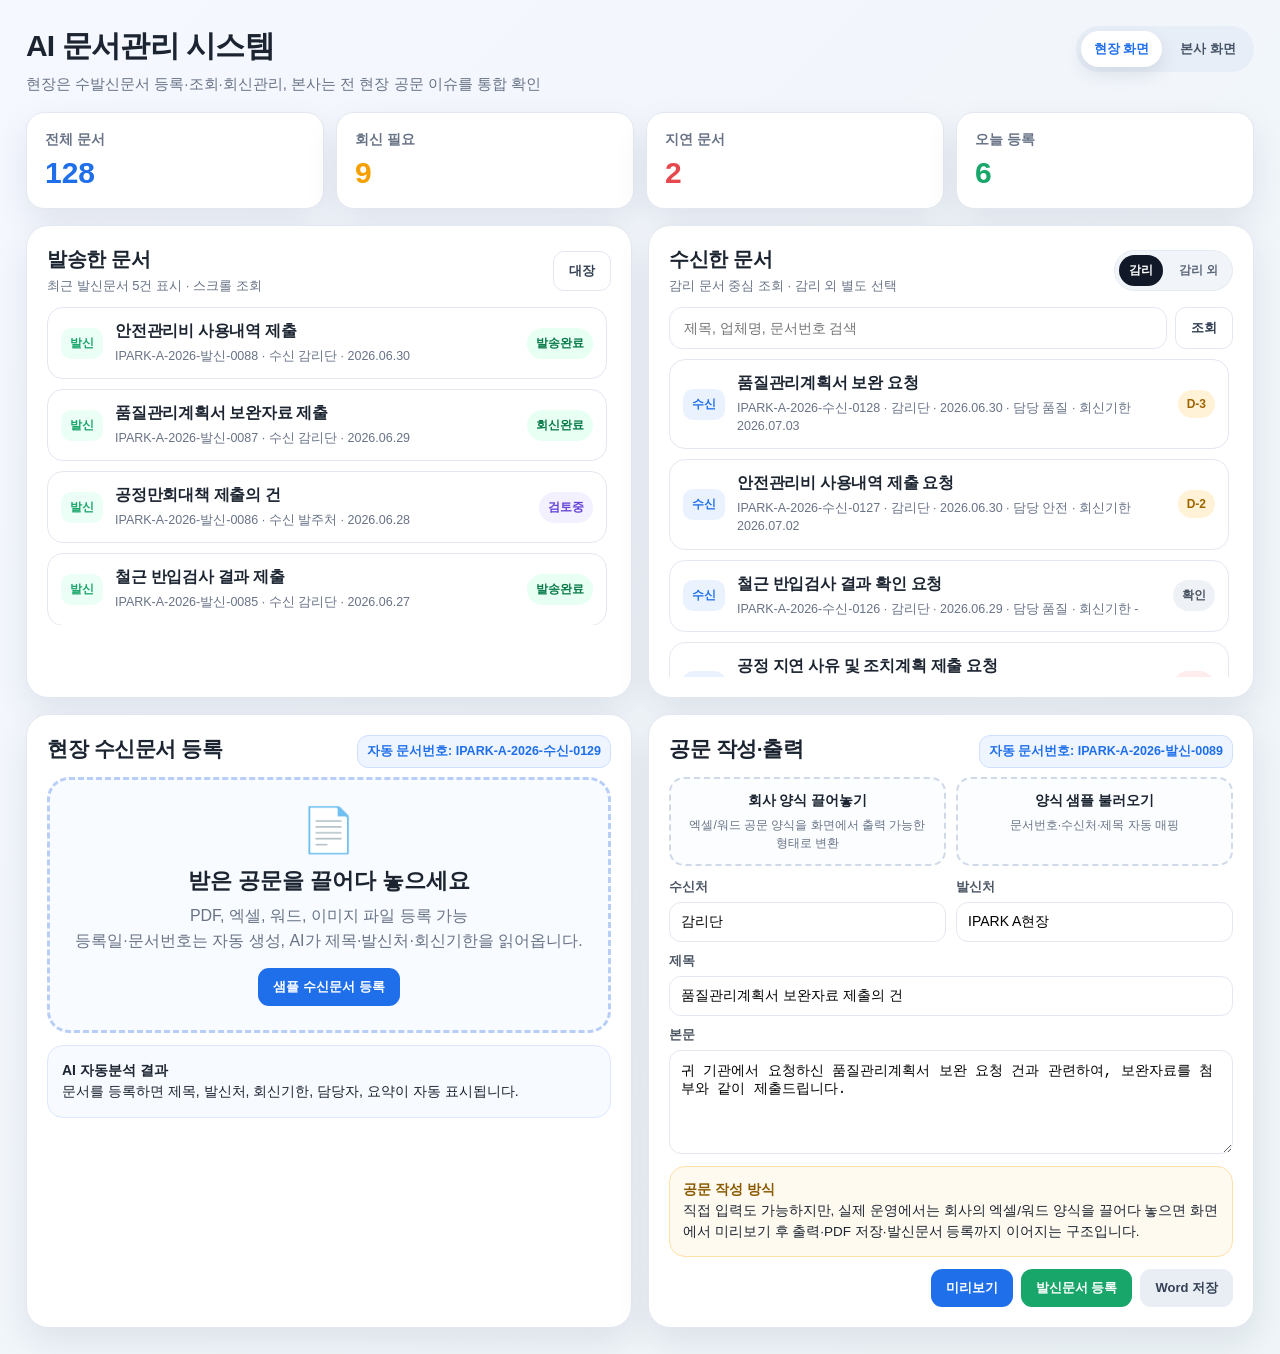
<file: document-management-system/index.html>
<!DOCTYPE html>
<html lang="ko">
<head>
<meta charset="UTF-8" />
<meta name="viewport" content="width=device-width, initial-scale=1.0" />
<title>AI 문서관리 시스템</title>
<style>
:root{
  --bg:#f4f7fb;--panel:#fff;--ink:#1b2430;--muted:#687386;--line:#e3e8f0;
  --blue:#1f6feb;--blue2:#eaf2ff;--green:#19a66a;--red:#e5484d;--orange:#f59f00;--purple:#7755ff;
  --shadow:0 14px 34px rgba(20,36,64,.09);--radius:22px;
}
*{box-sizing:border-box}
body{margin:0;font-family:Pretendard,-apple-system,BlinkMacSystemFont,"Segoe UI",sans-serif;background:linear-gradient(135deg,#f5f8ff,#eef4f7);color:var(--ink)}
.wrapper{max-width:1440px;margin:0 auto;padding:26px}
.header{display:flex;align-items:flex-start;justify-content:space-between;margin-bottom:18px;gap:18px}
.title h1{margin:0;font-size:30px;letter-spacing:-.8px}.title p{margin:8px 0 0;color:var(--muted);font-size:15px}
.tabs{display:flex;background:#e8eef7;border-radius:999px;padding:5px;gap:5px;align-self:flex-start;white-space:nowrap}.tab{border:0;padding:9px 13px;border-radius:999px;font-size:13px;font-weight:800;cursor:pointer;color:#465468;background:transparent}.tab.active{background:#fff;color:var(--blue);box-shadow:0 8px 18px rgba(20,36,64,.10)}
.view{display:none}.view.active{display:block}
.panel{background:var(--panel);border:1px solid var(--line);border-radius:var(--radius);box-shadow:var(--shadow);padding:20px}.panel h2{margin:0 0 14px;font-size:21px;letter-spacing:-.4px}.panel h3{margin:0 0 10px;font-size:17px}.muted{color:var(--muted)}
.kpis{display:grid;grid-template-columns:repeat(4,1fr);gap:12px;margin-bottom:16px}.kpi{background:#fff;border:1px solid var(--line);border-radius:18px;padding:18px;box-shadow:var(--shadow)}.kpi .num{font-size:30px;font-weight:900;margin-top:7px}.kpi .label{font-size:14px;color:var(--muted);font-weight:800}.kpi.red .num{color:var(--red)}.kpi.orange .num{color:var(--orange)}.kpi.green .num{color:var(--green)}.kpi.blue .num{color:var(--blue)}
.doc-board{display:grid;grid-template-columns:1fr 1fr;gap:16px;margin-bottom:16px}.doc-column{min-width:0}.column-head{display:flex;align-items:center;justify-content:space-between;gap:12px;margin-bottom:12px}.column-head h2{margin:0;font-size:20px}.select-pills{display:flex;gap:6px;background:#f1f5f9;border:1px solid #e5ebf3;border-radius:999px;padding:4px}.pill{border:0;background:transparent;border-radius:999px;padding:7px 10px;font-size:12px;font-weight:900;color:#5c6779;cursor:pointer}.pill.active{background:#111827;color:#fff}.doc-scroll{height:318px;overflow-y:auto;padding-right:4px}.doc-scroll::-webkit-scrollbar{width:8px}.doc-scroll::-webkit-scrollbar-thumb{background:#cbd5e1;border-radius:99px}.doc-scroll::-webkit-scrollbar-track{background:#f1f5f9;border-radius:99px}
.doc{border:1px solid var(--line);border-radius:16px;padding:13px;background:#fff;display:grid;grid-template-columns:auto 1fr auto;gap:12px;align-items:center;margin-bottom:10px}.type{font-size:12px;font-weight:900;padding:7px 9px;border-radius:10px}.type.in{background:#eaf2ff;color:var(--blue)}.type.out{background:#ecfff6;color:var(--green)}.doc-title{font-weight:900;font-size:15.5px;margin-bottom:5px;letter-spacing:-.25px}.meta{font-size:12.5px;color:var(--muted);line-height:1.45}.status{font-size:12px;font-weight:900;border-radius:99px;padding:7px 9px;white-space:nowrap}.status.due{background:#fff2d6;color:#a06400}.status.late{background:#ffecec;color:#c22}.status.done{background:#e8fff3;color:#087a49}.status.normal{background:#eef2f7;color:#4b5563}.status.review{background:#f3f0ff;color:#6441d8}
.work-grid{display:grid;grid-template-columns:1fr 1fr;gap:16px}.section-head{display:flex;justify-content:space-between;gap:12px;align-items:flex-start}.docno{font-weight:900;color:var(--blue);font-size:12.5px;background:#eef5ff;border:1px solid #cfe0ff;padding:7px 9px;border-radius:11px;white-space:nowrap}.mini-note{font-size:12.5px;color:var(--muted);line-height:1.45;margin-top:8px}
.drop{border:3px dashed #b8cef7;border-radius:22px;background:#f8fbff;min-height:238px;display:flex;align-items:center;justify-content:center;text-align:center;padding:24px}.drop.compact{min-height:178px}.drop .icon{font-size:44px}.drop h3{font-size:22px;margin:10px 0 8px}.drop p{color:var(--muted);margin:0 0 14px;line-height:1.55}.smallbtn{border:0;background:var(--blue);color:#fff;padding:10px 15px;border-radius:11px;font-weight:900;cursor:pointer;font-size:13px}.smallbtn.gray{background:#e9eef5;color:#344054}.smallbtn.red{background:var(--red)}.smallbtn.green{background:var(--green)}.smallbtn.orange{background:#fff2d6;color:#a06400}.smallbtn.ghost{background:#fff;color:#344054;border:1px solid var(--line)}
.ai-result{background:#f7faff;border:1px solid #dbe8ff;border-radius:16px;padding:14px;line-height:1.55;margin-top:12px;font-size:14px}.toolbar{display:flex;gap:8px;justify-content:flex-end;margin-top:12px;flex-wrap:wrap}.form{display:grid;grid-template-columns:1fr 1fr;gap:10px;margin-top:12px}.field{display:flex;flex-direction:column;gap:6px}.field label{font-weight:800;font-size:13px;color:#4b5563}.field input,.field select,.field textarea{border:1px solid var(--line);border-radius:12px;padding:11px;font-size:14px;background:#fff}.field.full{grid-column:1/-1}.import-row{display:grid;grid-template-columns:1fr 1fr;gap:10px}.import-box{border:2px dashed #cfd9e8;border-radius:15px;background:#fbfdff;padding:13px;text-align:center;cursor:pointer}.import-box b{display:block;font-size:14px;margin-bottom:5px}.import-box span{font-size:12px;color:var(--muted);line-height:1.35}
.notice{background:#fffaf0;border:1px solid #ffe1a8;border-radius:16px;padding:13px;line-height:1.55;font-size:13.5px;margin-top:12px}.notice b{color:#8a5a00}
.searchline{display:flex;gap:8px;margin-bottom:10px}.searchline input{flex:1;border:1px solid var(--line);border-radius:13px;padding:12px 14px;font-size:14px}.filters{display:flex;gap:7px;flex-wrap:wrap;margin-bottom:12px}.chip{border:1px solid var(--line);background:#fff;border-radius:99px;padding:8px 11px;font-weight:800;color:#4c586c;font-size:12.5px}.chip.active{background:#111827;color:#fff;border-color:#111827}
.hq-layout{display:grid;grid-template-columns:.75fr 1.25fr;gap:16px}.site-card{border:1px solid var(--line);border-radius:18px;padding:16px;margin-bottom:10px;background:#fff}.site-top{display:flex;justify-content:space-between;align-items:center}.site-name{font-weight:900;font-size:17px}.risk{font-weight:900;border-radius:99px;padding:6px 9px;font-size:12px}.risk.high{background:#ffecec;color:#c22}.risk.mid{background:#fff2d6;color:#a06400}.risk.low{background:#e8fff3;color:#087a49}.bar{height:8px;background:#eef2f7;border-radius:99px;overflow:hidden;margin-top:12px}.bar span{display:block;height:100%;background:var(--blue);border-radius:99px}.issue{border-left:5px solid var(--orange);background:#fffaf0;border-radius:14px;padding:14px;margin-bottom:10px}.issue.red{border-left-color:var(--red);background:#fff7f7}.issue b{display:block;margin-bottom:6px}.hq-actions{display:grid;grid-template-columns:1fr 1fr;gap:10px}.action-card{border:1px solid var(--line);border-radius:16px;background:#fff;padding:15px}.action-card b{display:block;margin-bottom:6px}.action-card span{font-size:13px;color:var(--muted);line-height:1.45}
.modal{position:fixed;inset:0;background:rgba(15,23,42,.48);display:none;align-items:center;justify-content:center;padding:24px;z-index:99}.modal.show{display:flex}.modal-card{width:min(760px,100%);background:#fff;border-radius:24px;padding:22px;box-shadow:0 26px 70px rgba(0,0,0,.26)}.modal-head{display:flex;justify-content:space-between;align-items:center;margin-bottom:12px}.modal-head h2{margin:0;font-size:22px}.close{border:0;background:#eef2f7;border-radius:10px;padding:8px 11px;font-weight:900;cursor:pointer}.letter{background:#fff;border:1px solid #d9dee8;padding:22px;box-shadow:0 6px 18px rgba(0,0,0,.05)}.letter h3{text-align:center;font-size:24px;margin:0 0 20px}.letter-row{display:flex;border-bottom:1px solid #e6eaf1;padding:8px 0}.letter-row b{width:92px}.letter-body{margin-top:16px;line-height:1.8;white-space:pre-line}
@media (max-width:980px){.doc-board,.work-grid,.hq-layout{grid-template-columns:1fr}.kpis{grid-template-columns:repeat(2,1fr)}.form{grid-template-columns:1fr}.header{align-items:flex-start;flex-direction:column}.tabs{align-self:stretch;display:grid;grid-template-columns:1fr 1fr}.doc-scroll{height:auto;max-height:318px}.hq-actions{grid-template-columns:1fr}}
@media print{body{background:#fff}.wrapper,.header,.view,.kpis,.panel{display:none}.modal{display:flex;position:static;background:#fff}.modal-card{box-shadow:none;width:100%;padding:0}.modal-head,.toolbar{display:none}.letter{border:0;box-shadow:none}}
</style>
</head>
<body>
<div class="wrapper">
  <div class="header">
    <div class="title">
      <h1>AI 문서관리 시스템</h1>
      <p>현장은 수발신문서 등록·조회·회신관리, 본사는 전 현장 공문 이슈를 통합 확인</p>
    </div>
    <div class="tabs" aria-label="화면 구분">
      <button class="tab active" onclick="showView('site', event)">현장 화면</button>
      <button class="tab" onclick="showView('hq', event)">본사 화면</button>
    </div>
  </div>

  <section id="site" class="view active">
    <div class="kpis">
      <div class="kpi blue"><div class="label">전체 문서</div><div class="num">128</div></div>
      <div class="kpi orange"><div class="label">회신 필요</div><div class="num">9</div></div>
      <div class="kpi red"><div class="label">지연 문서</div><div class="num">2</div></div>
      <div class="kpi green"><div class="label">오늘 등록</div><div class="num">6</div></div>
    </div>

    <div class="doc-board">
      <div class="panel doc-column">
        <div class="column-head">
          <div>
            <h2>발송한 문서</h2>
            <div class="muted" style="font-size:13px;margin-top:4px">최근 발신문서 5건 표시 · 스크롤 조회</div>
          </div>
          <button class="smallbtn ghost" onclick="downloadCSV('out')">대장</button>
        </div>
        <div class="doc-scroll" id="sentList"></div>
      </div>

      <div class="panel doc-column">
        <div class="column-head">
          <div>
            <h2>수신한 문서</h2>
            <div class="muted" style="font-size:13px;margin-top:4px">감리 문서 중심 조회 · 감리 외 별도 선택</div>
          </div>
          <div class="select-pills">
            <button class="pill active" onclick="setReceiveGroup('감리', event)">감리</button>
            <button class="pill" onclick="setReceiveGroup('감리 외', event)">감리 외</button>
          </div>
        </div>
        <div class="searchline">
          <input id="receiveSearch" placeholder="제목, 업체명, 문서번호 검색" oninput="renderReceived()">
          <button class="smallbtn ghost" onclick="renderReceived()">조회</button>
        </div>
        <div class="doc-scroll" id="receivedList"></div>
      </div>
    </div>

    <div class="work-grid">
      <div class="panel">
        <div class="section-head">
          <h2>현장 수신문서 등록</h2>
          <div class="docno">자동 문서번호: IPARK-A-2026-수신-0129</div>
        </div>
        <div class="drop" id="dropZone">
          <div>
            <div class="icon">📄</div>
            <h3>받은 공문을 끌어다 놓으세요</h3>
            <p>PDF, 엑셀, 워드, 이미지 파일 등록 가능<br>등록일·문서번호는 자동 생성, AI가 제목·발신처·회신기한을 읽어옵니다.</p>
            <button class="smallbtn" onclick="simulateUpload()">샘플 수신문서 등록</button>
          </div>
        </div>
        <div class="ai-result" id="aiResult"><b>AI 자동분석 결과</b><br>문서를 등록하면 제목, 발신처, 회신기한, 담당자, 요약이 자동 표시됩니다.</div>
      </div>

      <div class="panel">
        <div class="section-head">
          <h2>공문 작성·출력</h2>
          <div class="docno">자동 문서번호: IPARK-A-2026-발신-0089</div>
        </div>
        <div class="import-row">
          <div class="import-box" onclick="loadCompanyTemplate()"><b>회사 양식 끌어놓기</b><span>엑셀/워드 공문 양식을 화면에서 출력 가능한 형태로 변환</span></div>
          <div class="import-box" onclick="loadCompanyTemplate()"><b>양식 샘플 불러오기</b><span>문서번호·수신처·제목 자동 매핑</span></div>
        </div>
        <div class="form">
          <div class="field"><label>수신처</label><input id="to" value="감리단"></div>
          <div class="field"><label>발신처</label><input id="from" value="IPARK A현장"></div>
          <div class="field full"><label>제목</label><input id="subject" value="품질관리계획서 보완자료 제출의 건"></div>
          <div class="field full"><label>본문</label><textarea id="body" rows="5">귀 기관에서 요청하신 품질관리계획서 보완 요청 건과 관련하여, 보완자료를 첨부와 같이 제출드립니다.</textarea></div>
        </div>
        <div class="notice"><b>공문 작성 방식</b><br>직접 입력도 가능하지만, 실제 운영에서는 회사의 엑셀/워드 양식을 끌어다 놓으면 화면에서 미리보기 후 출력·PDF 저장·발신문서 등록까지 이어지는 구조입니다.</div>
        <div class="toolbar">
          <button class="smallbtn" onclick="openPreview()">미리보기</button>
          <button class="smallbtn green" onclick="registerSent()">발신문서 등록</button>
          <button class="smallbtn gray" onclick="downloadWord()">Word 저장</button>
        </div>
      </div>
    </div>
  </section>

  <section id="hq" class="view">
    <div class="kpis">
      <div class="kpi blue"><div class="label">전 현장 문서</div><div class="num">4,820</div></div>
      <div class="kpi orange"><div class="label">본사 검토 필요</div><div class="num">31</div></div>
      <div class="kpi red"><div class="label">회신 지연</div><div class="num">14</div></div>
      <div class="kpi green"><div class="label">샘플 공유 가능</div><div class="num">87</div></div>
    </div>

    <div class="hq-layout">
      <div class="panel">
        <h2>현장별 현황</h2>
        <div class="site-card"><div class="site-top"><span class="site-name">A 재건축 현장</span><span class="risk high">주의</span></div><div class="muted">회신지연 5건 · 본사검토 8건</div><div class="bar"><span style="width:78%"></span></div></div>
        <div class="site-card"><div class="site-top"><span class="site-name">B 복합개발 현장</span><span class="risk mid">관심</span></div><div class="muted">회신지연 3건 · 본사검토 6건</div><div class="bar"><span style="width:54%"></span></div></div>
        <div class="site-card"><div class="site-top"><span class="site-name">C 물류센터 현장</span><span class="risk low">양호</span></div><div class="muted">회신지연 1건 · 본사검토 2건</div><div class="bar"><span style="width:24%"></span></div></div>
        <div class="site-card"><div class="site-top"><span class="site-name">D 주상복합 현장</span><span class="risk mid">관심</span></div><div class="muted">회신지연 2건 · 본사검토 5건</div><div class="bar"><span style="width:47%"></span></div></div>
      </div>

      <div class="panel">
        <h2>전 현장 통합 공문 조회</h2>
        <div class="searchline"><input placeholder="현장명, 발신처, 제목, 공종, 키워드 검색"><button class="smallbtn">검색</button></div>
        <div class="filters"><span class="chip active">전체 현장</span><span class="chip">본사 검토</span><span class="chip">클레임 가능</span><span class="chip">샘플 추천</span><span class="chip">회신 지연</span></div>
        <div class="doc-scroll" style="height:360px">
          <div class="doc"><span class="type in">수신</span><div><div class="doc-title">공정만회대책 제출 요청</div><div class="meta">A 재건축 현장 · 발주처 · 회신기한 2026.07.03 · 본사검토 필요</div></div><span class="status late">지연위험</span></div>
          <div class="doc"><span class="type out">발신</span><div><div class="doc-title">우천으로 인한 공기영향 검토 회신</div><div class="meta">B 복합개발 현장 · 감리단 · 유사사례 샘플 활용 가능</div></div><span class="status done">샘플공문</span></div>
          <div class="doc"><span class="type in">수신</span><div><div class="doc-title">품질관리계획서 보완 요청</div><div class="meta">D 주상복합 현장 · 감리단 · 전 현장 공통 이슈 가능</div></div><span class="status due">검토필요</span></div>
          <div class="doc"><span class="type in">수신</span><div><div class="doc-title">협력업체 추가비용 검토 요청</div><div class="meta">C 물류센터 현장 · 협력업체 · 계약/공무 검토 필요</div></div><span class="status review">본사검토</span></div>
        </div>
      </div>

      <div class="panel">
        <h2>본사 검토 이슈</h2>
        <div class="issue red"><b>공정 지연 관련 공문 증가</b><span class="muted">최근 2주간 4개 현장에서 유사한 만회대책 제출 요청 발생</span></div>
        <div class="issue"><b>품질관리계획서 보완 요청 반복</b><span class="muted">감리단 요청 문구와 보완 항목이 유사하여 표준 회신 샘플 배포 가능</span></div>
        <div class="issue"><b>협력업체 추가비용 요청 공문</b><span class="muted">계약·공무 검토가 필요한 문서로 본사 대응 기준 필요</span></div>
      </div>

      <div class="panel">
        <h2>현장 지원 기능</h2>
        <div class="hq-actions">
          <div class="action-card"><b>샘플 공문 전달</b><span>유사 공문을 필요한 현장에 바로 공유</span></div>
          <div class="action-card"><b>본사 대응 검토</b><span>공통 리스크·클레임 가능 문서 선별</span></div>
          <div class="action-card"><b>표준 회신안 배포</b><span>반복 이슈에 대한 회신 기준 제공</span></div>
          <div class="action-card"><b>전 현장 대장 출력</b><span>통합 문서대장을 엑셀로 다운로드</span></div>
        </div>
      </div>
    </div>
  </section>
</div>

<div class="modal" id="previewModal" onclick="modalBgClose(event)">
  <div class="modal-card">
    <div class="modal-head">
      <h2>공문 미리보기</h2>
      <button class="close" onclick="closePreview()">닫기</button>
    </div>
    <div class="letter" id="letterPreview"></div>
    <div class="toolbar"><button class="smallbtn green" onclick="window.print()">출력/PDF</button><button class="smallbtn gray" onclick="downloadWord()">Word 저장</button></div>
  </div>
</div>

<script>
const sentDocs=[
 {no:'IPARK-A-2026-발신-0088',title:'안전관리비 사용내역 제출',to:'감리단',date:'2026.06.30',status:'완료',badge:'발송완료'},
 {no:'IPARK-A-2026-발신-0087',title:'품질관리계획서 보완자료 제출',to:'감리단',date:'2026.06.29',status:'완료',badge:'회신완료'},
 {no:'IPARK-A-2026-발신-0086',title:'공정만회대책 제출의 건',to:'발주처',date:'2026.06.28',status:'검토',badge:'검토중'},
 {no:'IPARK-A-2026-발신-0085',title:'철근 반입검사 결과 제출',to:'감리단',date:'2026.06.27',status:'완료',badge:'발송완료'},
 {no:'IPARK-A-2026-발신-0084',title:'우천으로 인한 공기영향 검토 회신',to:'감리단',date:'2026.06.26',status:'완료',badge:'샘플가능'},
 {no:'IPARK-A-2026-발신-0083',title:'자재 승인원 제출의 건',to:'감리단',date:'2026.06.25',status:'완료',badge:'발송완료'},
 {no:'IPARK-A-2026-발신-0082',title:'가설계획 변경 승인 요청',to:'발주처',date:'2026.06.24',status:'완료',badge:'발송완료'}
];
const receivedDocs=[
 {no:'IPARK-A-2026-수신-0128',group:'감리',from:'감리단',title:'품질관리계획서 보완 요청',date:'2026.06.30',due:'2026.07.03',manager:'품질',status:'회신필요',badge:'D-3'},
 {no:'IPARK-A-2026-수신-0127',group:'감리',from:'감리단',title:'안전관리비 사용내역 제출 요청',date:'2026.06.30',due:'2026.07.02',manager:'안전',status:'회신필요',badge:'D-2'},
 {no:'IPARK-A-2026-수신-0126',group:'감리',from:'감리단',title:'철근 반입검사 결과 확인 요청',date:'2026.06.29',due:'-',manager:'품질',status:'일반',badge:'확인'},
 {no:'IPARK-A-2026-수신-0125',group:'감리',from:'감리단',title:'공정 지연 사유 및 조치계획 제출 요청',date:'2026.06.28',due:'2026.06.30',manager:'공무',status:'지연',badge:'지연'},
 {no:'IPARK-A-2026-수신-0124',group:'감리',from:'감리단',title:'자재승인원 보완 요청',date:'2026.06.27',due:'2026.07.01',manager:'공사',status:'회신필요',badge:'D-1'},
 {no:'IPARK-A-2026-수신-0123',group:'감리 외',from:'발주처',title:'공정만회대책 제출 요청',date:'2026.06.28',due:'2026.06.30',manager:'공무',status:'지연',badge:'지연'},
 {no:'IPARK-A-2026-수신-0122',group:'감리 외',from:'협력업체',title:'추가비용 검토 요청',date:'2026.06.27',due:'2026.07.04',manager:'공무',status:'검토',badge:'본사검토'},
 {no:'IPARK-A-2026-수신-0121',group:'감리 외',from:'시험기관',title:'콘크리트 압축강도 시험성적서 송부',date:'2026.06.26',due:'-',manager:'품질',status:'일반',badge:'확인'},
 {no:'IPARK-A-2026-수신-0120',group:'감리 외',from:'관할구청',title:'비산먼지 관리 점검 안내',date:'2026.06.25',due:'-',manager:'안전',status:'일반',badge:'확인'}
];
let receiveGroup='감리';
function showView(id,e){document.querySelectorAll('.view').forEach(v=>v.classList.remove('active'));document.getElementById(id).classList.add('active');document.querySelectorAll('.tab').forEach(t=>t.classList.remove('active'));e.target.classList.add('active')}
function badgeClass(s){return s==='지연'?'late':s==='회신필요'?'due':s==='완료'?'done':s==='검토'?'review':'normal'}
function renderSent(){document.getElementById('sentList').innerHTML=sentDocs.map(d=>`<div class="doc"><span class="type out">발신</span><div><div class="doc-title">${d.title}</div><div class="meta">${d.no} · 수신 ${d.to} · ${d.date}</div></div><span class="status ${badgeClass(d.status)}">${d.badge}</span></div>`).join('')}
function renderReceived(){const q=(document.getElementById('receiveSearch')?.value||'').toLowerCase();const rows=receivedDocs.filter(d=>d.group===receiveGroup && JSON.stringify(d).toLowerCase().includes(q));document.getElementById('receivedList').innerHTML=rows.map(d=>`<div class="doc"><span class="type in">수신</span><div><div class="doc-title">${d.title}</div><div class="meta">${d.no} · ${d.from} · ${d.date} · 담당 ${d.manager} · 회신기한 ${d.due}</div></div><span class="status ${badgeClass(d.status)}">${d.badge}</span></div>`).join('')}
function setReceiveGroup(group,e){receiveGroup=group;document.querySelectorAll('.select-pills .pill').forEach(p=>p.classList.remove('active'));e.target.classList.add('active');renderReceived()}
function simulateUpload(){document.getElementById('aiResult').innerHTML='<b>AI 자동분석 결과</b><br>문서번호: IPARK-A-2026-수신-0129 자동생성<br>제목: 품질관리계획서 보완 요청<br>발신처: 감리단 / 접수일: 오늘 자동입력<br>회신기한: 2026.07.03 / 담당추천: 품질담당자<br><br><b>요약</b><br>품질관리계획서의 자재검수, 시험계획, 부적합 관리 기준 보완 후 기한 내 제출이 필요합니다.'}
function renderLetter(){const today=new Date().toISOString().slice(0,10).replaceAll('-','.');document.getElementById('letterPreview').innerHTML=`<h3>공 문</h3><div class="letter-row"><b>문서번호</b><span>IPARK-A-2026-발신-0089</span></div><div class="letter-row"><b>수신</b><span>${to.value}</span></div><div class="letter-row"><b>발신</b><span>${from.value}</span></div><div class="letter-row"><b>일자</b><span>${today}</span></div><div class="letter-row"><b>제목</b><span>${subject.value}</span></div><div class="letter-body">${body.value}</div>`}
function openPreview(){renderLetter();document.getElementById('previewModal').classList.add('show')}
function closePreview(){document.getElementById('previewModal').classList.remove('show')}
function modalBgClose(e){if(e.target.id==='previewModal')closePreview()}
function loadCompanyTemplate(){subject.value='공정만회대책 제출의 건';to.value='발주처';from.value='IPARK A현장';body.value='당사 현장의 공정현황 및 만회대책을 붙임과 같이 제출드립니다.\n\n1. 주요 지연 사유: 우천 및 선행공정 지연\n2. 만회 계획: 인력 추가 투입 및 작업구간 병행 추진\n3. 향후 관리: 주간 단위 실적 점검 및 지연요인 사전 조치';openPreview()}
function registerSent(){alert('발신문서로 등록되었습니다.\n원 수신문서와 연결하면 회신 이력까지 함께 관리됩니다.')}
function downloadCSV(type){const rows=(type==='out'?sentDocs:receivedDocs).map(d=>Object.values(d).join(','));downloadFile('문서관리대장.csv',rows.join('\n'),'text/csv;charset=utf-8')}
function downloadWord(){renderLetter();downloadFile('작성공문.doc',document.getElementById('letterPreview').innerHTML,'application/msword')}
function downloadFile(name,content,type){const blob=new Blob(['\ufeff'+content],{type});const a=document.createElement('a');a.href=URL.createObjectURL(blob);a.download=name;a.click();URL.revokeObjectURL(a.href)}
renderSent();renderReceived();renderLetter();
</script>
</body>
</html>
</file>
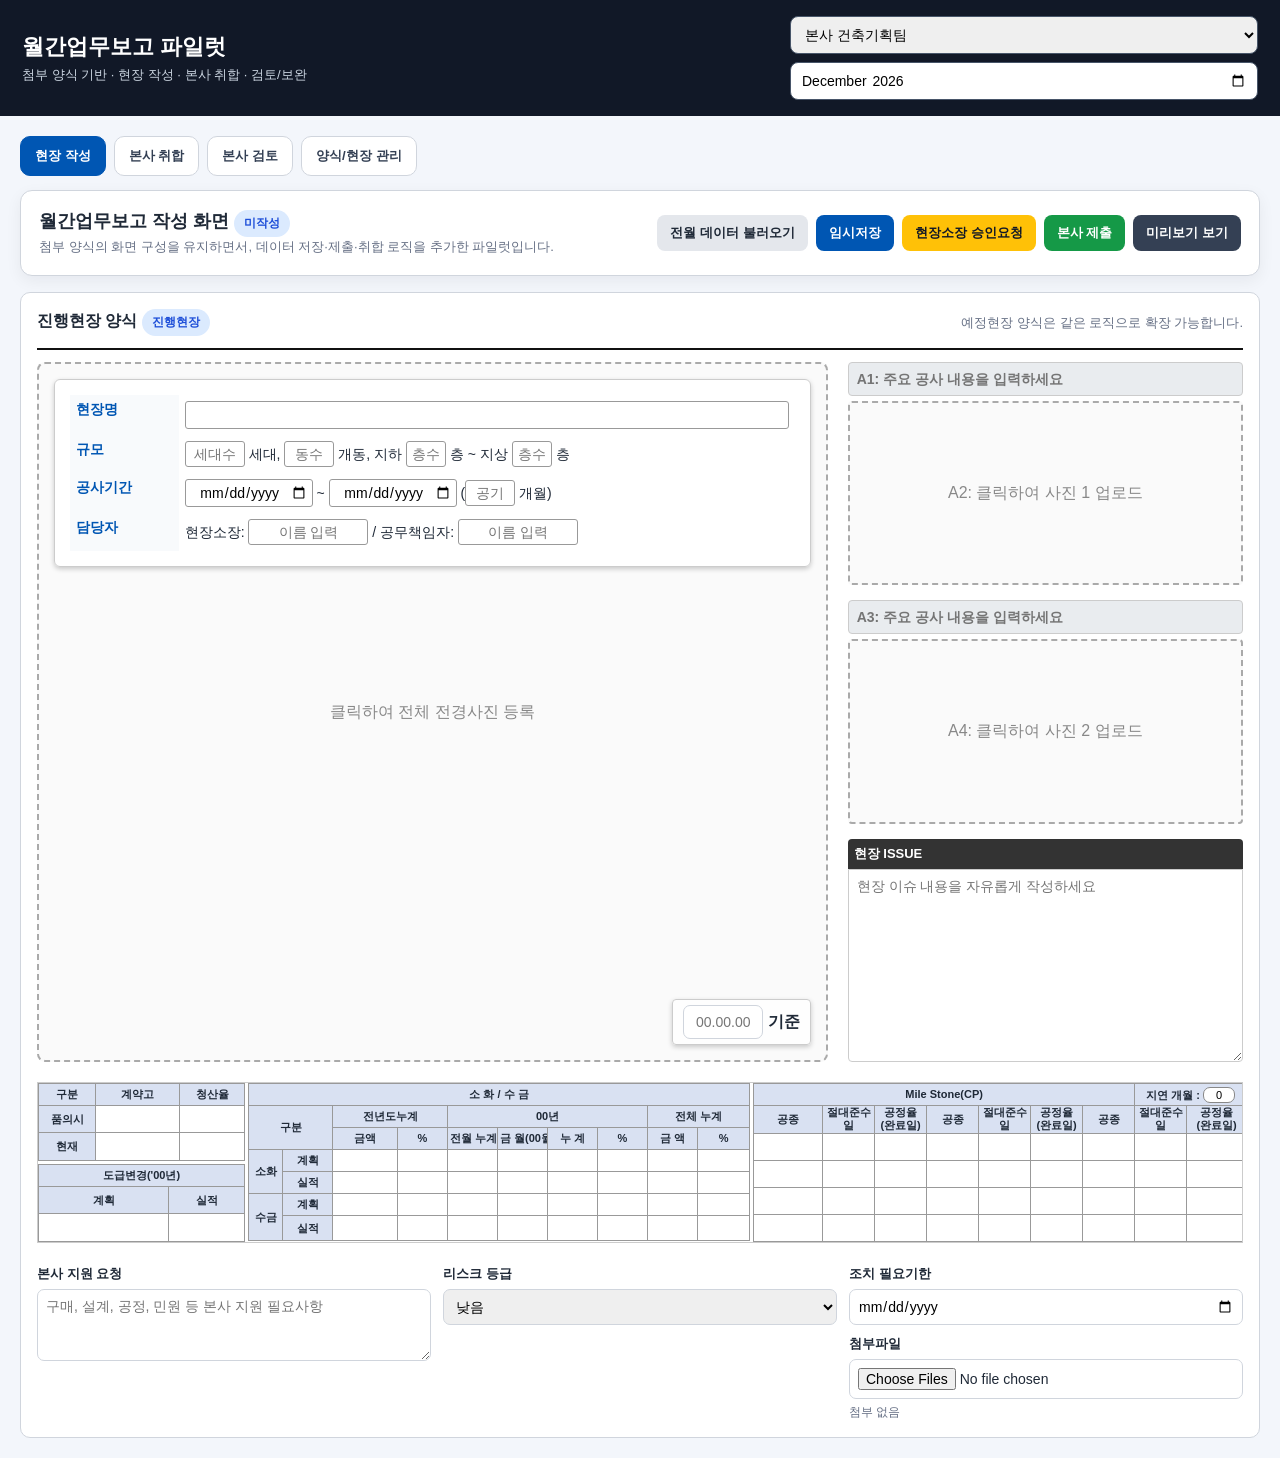
<file: monthly-report/index.html>
<!DOCTYPE html>
<html lang="ko">
<head>
<meta charset="UTF-8" />
<meta name="viewport" content="width=device-width, initial-scale=1.0" />
<title>월간업무보고 파일럿 - 첨부양식 기반</title>
<style>
:root{
  --bg:#f3f6fb;--card:#fff;--ink:#1f2937;--muted:#667085;--line:#d0d5dd;
  --blue:#0056b3;--navy:#111827;--green:#159947;--teal:#17a2b8;--yellow:#ffc107;--red:#b42318;
  --soft:#eef4ff;--hdr:#d9e1f2;--cell:#fff;
}
*{box-sizing:border-box}body{font-family:'Malgun Gothic',Arial,sans-serif;background:var(--bg);margin:0;color:var(--ink)}
.topbar{background:var(--navy);color:#fff;padding:16px 22px;display:flex;align-items:center;justify-content:space-between;gap:16px;flex-wrap:wrap}.topbar h1{margin:0;font-size:22px}.topbar .sub{font-size:13px;color:#cbd5e1;margin-top:4px}.topbar select,.topbar input{padding:9px 10px;border-radius:8px;border:1px solid #475569;min-width:220px}
.wrap{max-width:1920px;margin:0 auto;padding:20px}.tabs{display:flex;gap:8px;flex-wrap:wrap;margin-bottom:14px}.tab{padding:10px 14px;border:1px solid var(--line);border-radius:10px;background:#fff;cursor:pointer;font-weight:800;color:#344054}.tab.active{background:var(--blue);color:#fff;border-color:var(--blue)}
.card{background:var(--card);border:1px solid var(--line);border-radius:12px;padding:18px;box-shadow:0 5px 16px rgba(16,24,40,.06);margin-bottom:16px}.screen{display:none}.screen.active{display:block}.toolbar{display:flex;justify-content:space-between;align-items:center;gap:12px;flex-wrap:wrap}.btns{display:flex;gap:8px;flex-wrap:wrap}button{border:0;border-radius:8px;padding:9px 13px;font-weight:800;cursor:pointer;background:var(--blue);color:#fff}button.secondary{background:#e4e7ec;color:#1f2937}button.green{background:var(--green)}button.teal{background:var(--teal)}button.yellow{background:var(--yellow);color:#111827}button.red{background:var(--red)}button.dark{background:#344054}
label{display:block;font-weight:800;font-size:13px;margin:10px 0 6px}input,select,textarea{font-family:inherit;border:1px solid var(--line);border-radius:7px;padding:8px;width:100%;font-size:14px}textarea{resize:vertical;min-height:72px}.hint{color:var(--muted);font-size:13px;line-height:1.55}.notice{background:var(--soft);border-left:4px solid var(--blue);padding:12px;border-radius:8px;margin:10px 0;font-size:13px;line-height:1.55}.grid2{display:grid;grid-template-columns:2fr 1fr;gap:18px}.grid3{display:grid;grid-template-columns:repeat(3,1fr);gap:12px}.grid4{display:grid;grid-template-columns:repeat(4,1fr);gap:12px}@media(max-width:1000px){.grid2,.grid3,.grid4{grid-template-columns:1fr}}
.pill{display:inline-flex;align-items:center;border-radius:999px;padding:5px 10px;font-size:12px;font-weight:900;background:#e4e7ec;color:#344054}.pill.ok{background:#dcfae6;color:#067647}.pill.warn{background:#fef0c7;color:#b54708}.pill.bad{background:#fee4e2;color:#b42318}.pill.blue{background:#dbeafe;color:#1d4ed8}.kpi{border:1px solid var(--line);border-radius:12px;background:#fff;padding:15px}.kpi .lbl{font-size:12px;color:var(--muted);font-weight:800}.kpi .num{font-size:30px;font-weight:900;margin-top:4px}
table{border-collapse:collapse;width:100%;font-size:13px}th,td{border-bottom:1px solid var(--line);padding:9px;text-align:left;vertical-align:top}th{background:#f8fafc;color:#475467}.scroll{overflow:auto}.mono{font-family:Consolas,'Courier New',monospace;white-space:pre-wrap;background:#f8fafc;border:1px solid var(--line);border-radius:10px;padding:12px;max-height:350px;overflow:auto;font-size:13px}.hidden{display:none!important}
.report-shell{background:#fff;border:1px solid var(--line);border-radius:10px;padding:16px}.report-top{display:flex;justify-content:space-between;align-items:center;margin-bottom:12px;border-bottom:2px solid #111;padding-bottom:12px;gap:12px;flex-wrap:wrap}.report-title{font-size:18px;font-weight:900}.grid-container{display:grid;grid-template-columns:2fr 1fr;gap:20px;margin-bottom:20px}.large-photo-wrapper{position:relative;height:700px;border-radius:8px;overflow:hidden;border:2px dashed #aaa;background:#fafafa;display:flex;align-items:center;justify-content:center}.large-photo-wrapper input[type=file]{position:absolute;top:0;left:0;opacity:0;width:100%;height:100%;cursor:pointer;z-index:5}.large-photo-wrapper img{width:100%;height:100%;object-fit:cover;display:none;position:absolute;top:0;left:0;z-index:1}.basic-info-overlay{position:absolute;top:15px;left:15px;right:15px;background:rgba(255,255,255,.86);padding:15px;border-radius:6px;z-index:10;box-shadow:0 2px 5px rgba(0,0,0,.2);border:1px solid #ccc}.basic-info-overlay table{margin:0}.basic-info-overlay th,.basic-info-overlay td{padding:6px;border:0;font-size:14px}.basic-info-overlay th{width:15%;font-weight:900;color:var(--blue)}.basic-info-overlay input{background:rgba(255,255,255,.92);border:1px solid #999;padding:4px;font-size:14px;border-radius:3px}.inline-input{display:inline-block;text-align:center;width:auto}.photo-date{position:absolute;bottom:15px;right:15px;background:rgba(255,255,255,.9);padding:5px 10px;font-weight:900;z-index:10;border-radius:4px;box-shadow:0 2px 5px rgba(0,0,0,.2);border:1px solid #ccc}.right-stack{display:flex;flex-direction:column;height:700px}.small-photo-group{flex:1;display:flex;flex-direction:column;margin-bottom:15px}.small-photo-group input[type=text]{width:100%;padding:8px;font-weight:900;background:#e9ecef;border:1px solid #ccc;border-radius:4px;margin-bottom:5px}.photo-upload-box-small{border:2px dashed #aaa;position:relative;display:flex;align-items:center;justify-content:center;background:#fafafa;border-radius:4px;overflow:hidden;flex:1}.photo-upload-box-small input[type=file]{position:absolute;opacity:0;width:100%;height:100%;cursor:pointer;z-index:10}.photo-upload-box-small img{width:100%;height:100%;object-fit:cover;display:none;position:absolute;top:0;left:0;z-index:5}.issue-head{font-weight:900;background:#333;color:#fff;padding:6px;font-size:13px;border-radius:4px 4px 0 0}.issue-box{width:100%;box-sizing:border-box;resize:vertical;border:1px solid #ccc;padding:8px;border-radius:0 0 4px 4px;flex:1}.sheet-wrap{margin-top:10px;overflow-x:auto;border:1px solid #ccc;background:#fff}.preview-slide{border:3px solid #333;padding:24px;background:#fff;box-shadow:0 0 20px rgba(0,0,0,.15);margin-top:16px;min-height:800px}.preview-photo-large{position:relative;height:700px;background:#eee;background-size:cover;background-position:center;border:1px solid #999}.preview-photo-small-title{font-weight:900;font-size:13px;background:#333;color:white;padding:6px 10px}.preview-photo-small-img{border:1px solid #999;background:#eee;background-size:cover;background-position:center;border-top:none;flex:1}.admin-field{border:1px dashed #a6b4c8;background:#fbfdff;border-radius:10px;padding:12px;margin:10px 0}.disabled-note{font-size:12px;color:#667085;margin-top:5px}
@media(max-width:1100px){.grid-container{grid-template-columns:1fr}.large-photo-wrapper,.right-stack{height:520px}}
</style>
</head>
<body>
<div class="topbar">
  <div><h1>월간업무보고 파일럿</h1><div class="sub">첨부 양식 기반 · 현장 작성 · 본사 취합 · 검토/보완</div></div>
  <div class="btns"><select id="roleSite" onchange="changeRoleSite()"></select><input id="reportMonth" type="month" onchange="renderAll()"></div>
</div>
<div class="wrap">
  <div class="tabs">
    <button class="tab active" onclick="showScreen('write',this)">현장 작성</button>
    <button class="tab" onclick="showScreen('hq',this)">본사 취합</button>
    <button class="tab" onclick="showScreen('review',this)">본사 검토</button>
    <button class="tab" onclick="showScreen('admin',this)">양식/현장 관리</button>
  </div>

  <section id="write" class="screen active">
    <div class="card toolbar">
      <div><div class="report-title">월간업무보고 작성 화면 <span id="writeStatus" class="pill"></span></div><div class="hint">첨부 양식의 화면 구성을 유지하면서, 데이터 저장·제출·취합 로직을 추가한 파일럿입니다.</div></div>
      <div class="btns"><button class="secondary" onclick="loadPreviousMonth()">전월 데이터 불러오기</button><button onclick="saveDraft()">임시저장</button><button class="yellow" onclick="requestSiteApproval()">현장소장 승인요청</button><button class="green" onclick="submitToHQ()">본사 제출</button><button class="dark" onclick="togglePreviewMode()" id="previewBtn">미리보기 보기</button></div>
    </div>

    <div class="report-shell">
      <div id="mode-edit">
        <div class="report-top"><div><b>진행현장 양식</b> <span class="pill blue">진행현장</span></div><div class="hint">예정현장 양식은 같은 로직으로 확장 가능합니다.</div></div>
        <div class="grid-container">
          <div class="large-photo-wrapper">
            <span style="color:#888;z-index:1">클릭하여 전체 전경사진 등록</span>
            <input type="file" accept="image/*" onchange="handleImageUpload(this,'img-large-preview','v-img-large','largePhoto')">
            <img id="img-large-preview" alt="전경사진">
            <div class="basic-info-overlay"><table><tr><th>현장명</th><td colspan="3"><input type="text" id="p-site-name" style="width:100%;font-weight:bold;font-size:16px"></td></tr><tr><th>규모</th><td colspan="3"><input type="text" id="p-households" class="inline-input" style="width:60px" placeholder="세대수"> 세대, <input type="text" id="p-buildings" class="inline-input" style="width:50px" placeholder="동수"> 개동, 지하 <input type="text" id="p-floors-b" class="inline-input" style="width:40px" placeholder="층수"> 층 ~ 지상 <input type="text" id="p-floors-f" class="inline-input" style="width:40px" placeholder="층수"> 층</td></tr><tr><th>공사기간</th><td colspan="3"><input type="date" id="p-start-date" class="inline-input"> ~ <input type="date" id="p-end-date" class="inline-input"> (<input type="text" id="p-duration" class="inline-input" style="width:50px" placeholder="공기"> 개월)</td></tr><tr><th>담당자</th><td colspan="3">현장소장: <input type="text" id="p-manager" class="inline-input" style="width:120px" placeholder="이름 입력"> / 공무책임자: <input type="text" id="p-staff" class="inline-input" style="width:120px" placeholder="이름 입력"></td></tr></table></div>
            <div class="photo-date"><input type="text" id="p-photo-date" placeholder="00.00.00" style="width:80px;text-align:center"> 기준</div>
          </div>
          <div class="right-stack">
            <div class="small-photo-group"><input type="text" id="p-photo1-title" placeholder="A1: 주요 공사 내용을 입력하세요"><div class="photo-upload-box-small"><span style="color:#888;z-index:1">A2: 클릭하여 사진 1 업로드</span><input type="file" accept="image/*" onchange="handleImageUpload(this,'img-small1-preview','v-img-small1','smallPhoto1')"><img id="img-small1-preview" alt="주요사진1"></div></div>
            <div class="small-photo-group"><input type="text" id="p-photo2-title" placeholder="A3: 주요 공사 내용을 입력하세요"><div class="photo-upload-box-small"><span style="color:#888;z-index:1">A4: 클릭하여 사진 2 업로드</span><input type="file" accept="image/*" onchange="handleImageUpload(this,'img-small2-preview','v-img-small2','smallPhoto2')"><img id="img-small2-preview" alt="주요사진2"></div></div>
            <div style="flex:1;display:flex;flex-direction:column"><div class="issue-head">현장 ISSUE</div><textarea id="p-issue" class="issue-box" placeholder="현장 이슈 내용을 자유롭게 작성하세요"></textarea></div>
          </div>
        </div>
        <div id="grid-wrapper" class="sheet-wrap"></div>
        <div class="grid3" style="margin-top:12px"><div><label>본사 지원 요청</label><textarea id="p-support" placeholder="구매, 설계, 공정, 민원 등 본사 지원 필요사항"></textarea></div><div><label>리스크 등급</label><select id="p-risk"><option>낮음</option><option>보통</option><option>높음</option></select></div><div><label>조치 필요기한</label><input type="date" id="p-due"><label>첨부파일</label><input type="file" id="extraFiles" multiple onchange="captureExtraFiles()"><div id="fileMeta" class="disabled-note">첨부 없음</div></div></div>
      </div>
      <div id="mode-preview" style="display:none">
        <div class="preview-slide"><div class="grid-container"><div class="preview-photo-large" id="v-img-large"><div class="basic-info-overlay" style="background:rgba(80,80,80,.5);border:2px solid #222"><div style="font-size:24px;font-weight:bold;color:#fff" id="v-site-name">현장명</div><div style="font-size:15px;display:flex;justify-content:space-between;align-items:center;margin-top:8px;color:#fff"><div><span id="v-households">0</span>세대, <span id="v-buildings">0</span>개동, B<span id="v-floors-b">0</span>~<span id="v-floors-f">0</span>F, <span id="v-date-range">00.00.00 ~ 00.00.00</span> (<span id="v-duration">0</span>개월)</div><div style="text-align:right;font-weight:bold;font-size:17px;line-height:1.5">현장소장: <span id="v-manager">000</span><br>공무책임자: <span id="v-staff">000</span></div></div></div><div class="photo-date"><span id="v-photo-date">00.00.00</span> 기준</div></div><div class="right-stack"><div style="flex:1;display:flex;flex-direction:column;margin-bottom:15px"><div class="preview-photo-small-title" id="v-photo1-title">공사내용 1</div><div class="preview-photo-small-img" id="v-img-small1"></div></div><div style="flex:1;display:flex;flex-direction:column;margin-bottom:15px"><div class="preview-photo-small-title" id="v-photo2-title">공사내용 2</div><div class="preview-photo-small-img" id="v-img-small2"></div></div><div style="border:1px solid #333;flex:1;display:flex;flex-direction:column"><div class="issue-head">현장 ISSUE</div><div style="padding:10px;font-size:13px;white-space:pre-wrap;flex:1;overflow-y:auto" id="v-issue">내용</div></div></div></div><div style="margin-top:15px"><div id="v-excel-grid" style="overflow-x:auto;border:2px solid #222"></div></div></div>
      </div>
    </div>
  </section>

  <section id="hq" class="screen"><div class="card toolbar"><div><h2 style="margin:0">본사 자동 취합</h2><div class="hint">현장별 보고서 상태, 주요 이슈, 리스크, 지원요청을 자동으로 모읍니다.</div></div><div class="btns"><button class="yellow" onclick="seedSample()">샘플데이터 생성</button><button onclick="exportCSV()">CSV 다운로드</button><button class="secondary" onclick="exportJSON()">JSON 백업</button></div></div><div class="grid4" id="kpis"></div><div class="card"><h3>현장별 취합표</h3><div class="scroll"><table id="summaryTable"></table></div></div><div class="grid2"><div class="card"><h3>경영진 보고용 자동 요약</h3><div class="mono" id="execSummary"></div></div><div class="card"><h3>본사 후속조치 자동 목록</h3><div class="mono" id="actionList"></div></div></div><div class="notice"><b>파일럿 안내</b><br>현재 버전은 화면·업무흐름 검증용으로 브라우저에 임시 저장됩니다. 본사와 현장이 같은 데이터를 실시간으로 보려면 SharePoint List에 보고 데이터를 저장하고, 문서 라이브러리에 사진·첨부파일을 저장하는 공유형 구조로 전환해야 합니다.</div></section>

  <section id="review" class="screen"><div class="grid2"><div class="card"><h2>본사 검토/보완 요청</h2><label>검토 대상 현장</label><select id="reviewSite" onchange="renderReview()"></select><div id="reviewInfo" class="notice"></div><label>본사 검토 의견</label><textarea id="reviewComment" placeholder="보완 요청 또는 확정 의견을 입력하세요"></textarea><div class="btns"><button class="yellow" onclick="requestRevision()">보완요청</button><button class="green" onclick="confirmReport()">본사 확정</button></div></div><div class="card"><h2>제출/검토 이력</h2><div id="workflowLog" class="mono"></div></div></div></section>

  <section id="admin" class="screen"><div class="grid2"><div class="card"><h2>본사 양식 관리</h2><p class="hint">현재 첨부양식은 고정 레이아웃이므로 파일럿에서는 주요 입력항목의 사용 여부와 필수 여부를 관리합니다. 운영 전환 시에는 DB의 template/field 구조로 관리합니다.</p><div id="adminFields"></div><button class="green" onclick="saveAdminFields()">양식 설정 저장</button></div><div class="card"><h2>파일럿 현장 관리</h2><label>현장 목록</label><textarea id="siteEditor" style="min-height:170px"></textarea><button onclick="saveSites()">현장 목록 저장</button><div class="notice">권장 파일럿: 본사 담당자 1~2명, 현재 현장 1개, 추가 현장 2~3개. 총 3~4개 현장으로 먼저 돌려보고 입력 부담과 취합 형태를 확인합니다.</div></div></div></section>


<script>
const KEY='monthlyReportUploadedFormPilot.v2';
let currentRole='HQ', currentSite='본사', isPreviewMode=false, currentImages={}, extraFileMeta=[];
const baseFields=[
  ['siteName','현장명',true],['scale','규모/공사기간',true],['photo','전경/주요사진',false],['issue','현장 ISSUE',true],['sheet','하단 공정/계약/소화수금/Mile Stone 표',true],['support','본사 지원 요청',false],['risk','리스크 등급',true],['due','조치 필요기한',false]
];
function defaultState(){return{sites:['천안IPC 통합현장','테스트 A현장','테스트 B현장','테스트 C현장'],fieldSettings:Object.fromEntries(baseFields.map(f=>[f[0],{label:f[1],required:f[2],enabled:true}])),reports:{},logs:[]}}
let state=loadState();function loadState(){try{return JSON.parse(localStorage.getItem(KEY))||defaultState()}catch(e){return defaultState()}}function persist(){localStorage.setItem(KEY,JSON.stringify(state))}
function init(){document.getElementById('reportMonth').value=new Date().toISOString().slice(0,7);renderRoleSite();buildExcelGrid();renderAll()}window.onload=init;
function renderRoleSite(){const s=document.getElementById('roleSite');s.innerHTML='<option value="HQ|본사">본사 건축기획팀</option>'+state.sites.map(x=>`<option value="SITE|${x}">현장 담당자 - ${x}</option>`).join('');const r=document.getElementById('reviewSite');if(r)r.innerHTML=state.sites.map(x=>`<option>${x}</option>`).join('')}
function changeRoleSite(){const [r,s]=document.getElementById('roleSite').value.split('|');currentRole=r;currentSite=s;renderAll()}
function showScreen(id,btn){document.querySelectorAll('.screen').forEach(x=>x.classList.remove('active'));document.getElementById(id).classList.add('active');document.querySelectorAll('.tab').forEach(x=>x.classList.remove('active'));btn.classList.add('active');if(id==='hq')renderDashboard();if(id==='review')renderReview();if(id==='admin')renderAdmin()}
function rkey(site,month){return site+'__'+month}function month(){return document.getElementById('reportMonth').value}function getReport(site=currentSite,m=month()){return state.reports[rkey(site,m)]||{status:'미작성',values:{},images:{},files:[],review:'',updatedAt:'',submittedAt:''}}
function renderAll(){renderWrite();renderDashboard();renderReview();renderAdmin()}
function statusClass(s){return s==='본사확정'||s==='본사제출'?'ok':s==='승인요청'||s==='작성중'?'warn':s==='보완요청'?'bad':'blue'}
function renderWrite(){document.getElementById('p-site-name').value=currentSite==='본사'?'':currentSite;const r=getReport();document.getElementById('writeStatus').className='pill '+statusClass(r.status);document.getElementById('writeStatus').textContent=r.status;setValues(r.values||{});currentImages=r.images||{};applyImages();extraFileMeta=r.files||[];renderFileMeta()}
function collectValues(){const ids=['p-site-name','p-households','p-buildings','p-floors-b','p-floors-f','p-start-date','p-end-date','p-duration','p-manager','p-staff','p-photo-date','p-photo1-title','p-photo2-title','p-issue','p-support','p-risk','p-due'];let v={};ids.forEach(id=>v[id]=document.getElementById(id)?.value||'');v.sheet=collectSheet();return v}
function setValues(v){Object.entries(v).forEach(([id,val])=>{if(id!=='sheet'&&document.getElementById(id))document.getElementById(id).value=val||''});if(v.sheet)fillSheet(v.sheet)}
function saveWithStatus(status){if(currentRole==='HQ'){alert('현장 작성 모드에서 저장하세요.');return}const values=collectValues();const err=validate(values);if(err&&status!=='작성중'){alert(err);return}const key=rkey(currentSite,month());const old=getReport();state.reports[key]={...old,status,values,images:currentImages,files:extraFileMeta,updatedAt:new Date().toLocaleString('ko-KR'),submittedAt:status==='본사제출'?new Date().toLocaleString('ko-KR'):old.submittedAt};state.logs.push({site:currentSite,month:month(),status,at:new Date().toLocaleString('ko-KR'),memo:status});persist();renderAll();alert(status+' 처리 완료')}
function validate(v){if(!v['p-site-name'])return '현장명은 필수입니다.';if(!v['p-issue'])return '현장 ISSUE는 필수입니다.';if(!v['p-risk'])return '리스크 등급은 필수입니다.';return ''}function saveDraft(){saveWithStatus('작성중')}function requestSiteApproval(){saveWithStatus('승인요청')}function submitToHQ(){saveWithStatus('본사제출')}
function handleImageUpload(input,previewImgId,previewDivId,key){const f=input.files[0];if(!f)return;const reader=new FileReader();reader.onload=e=>{currentImages[key]=e.target.result;const img=document.getElementById(previewImgId);img.src=e.target.result;img.style.display='block';if(input.previousElementSibling)input.previousElementSibling.style.display='none';document.getElementById(previewDivId).style.backgroundImage=`url('${e.target.result}')`};reader.readAsDataURL(f)}
function applyImages(){[['largePhoto','img-large-preview','v-img-large'],['smallPhoto1','img-small1-preview','v-img-small1'],['smallPhoto2','img-small2-preview','v-img-small2']].forEach(([k,imgId,divId])=>{const src=currentImages[k];const img=document.getElementById(imgId);const div=document.getElementById(divId);if(src){img.src=src;img.style.display='block';if(div)div.style.backgroundImage=`url('${src}')`}else{img.removeAttribute('src');img.style.display='none';if(div)div.style.backgroundImage=''}})}
function captureExtraFiles(){extraFileMeta=[...document.getElementById('extraFiles').files].map(f=>({name:f.name,size:f.size,type:f.type,at:new Date().toLocaleString('ko-KR')}));renderFileMeta()}function renderFileMeta(){document.getElementById('fileMeta').textContent=extraFileMeta.length?extraFileMeta.map(f=>`${f.name} (${Math.round(f.size/1024)}KB)`).join(', '):'첨부 없음'}
function formatDateString(v){if(!v)return'00.00.00';const p=v.split('-');return p.length===3?`${p[0].slice(2)}.${p[1]}.${p[2]}`:v}
function togglePreviewMode(){isPreviewMode=!isPreviewMode;if(isPreviewMode){const v=collectValues();document.getElementById('v-site-name').innerText=v['p-site-name']||'현장명 미입력';document.getElementById('v-households').innerText=v['p-households']||'0';document.getElementById('v-buildings').innerText=v['p-buildings']||'0';document.getElementById('v-floors-b').innerText=v['p-floors-b']||'0';document.getElementById('v-floors-f').innerText=v['p-floors-f']||'0';document.getElementById('v-date-range').innerText=`${formatDateString(v['p-start-date'])} ~ ${formatDateString(v['p-end-date'])}`;document.getElementById('v-duration').innerText=v['p-duration']||'0';document.getElementById('v-manager').innerText=v['p-manager']||'-';document.getElementById('v-staff').innerText=v['p-staff']||'-';document.getElementById('v-photo-date').innerText=v['p-photo-date']||'00.00.00';document.getElementById('v-photo1-title').innerText=v['p-photo1-title']||'공사내용 1';document.getElementById('v-photo2-title').innerText=v['p-photo2-title']||'공사내용 2';document.getElementById('v-issue').innerText=v['p-issue']||'작성된 이슈가 없습니다.';cloneGridToPreview();document.getElementById('mode-edit').style.display='none';document.getElementById('mode-preview').style.display='block';document.getElementById('previewBtn').innerText='← 다시 수정하기'}else{document.getElementById('mode-edit').style.display='block';document.getElementById('mode-preview').style.display='none';document.getElementById('previewBtn').innerText='미리보기 보기'}}
function cloneGridToPreview(){const src=document.getElementById('grid-wrapper');const dst=document.getElementById('v-excel-grid');dst.innerHTML='';const c=src.cloneNode(true);const editables=c.querySelectorAll('[contenteditable="true"]');editables.forEach(el=>{el.setAttribute('contenteditable','false');el.style.backgroundColor='#fff'});dst.appendChild(c)}
function collectSheet(){return[...document.querySelectorAll('#grid-wrapper [data-cell]')].map(td=>({id:td.dataset.cell,text:td.innerText}))}function fillSheet(arr){if(!Array.isArray(arr))return;arr.forEach(x=>{const el=document.querySelector(`#grid-wrapper [data-cell="${x.id}"]`);if(el)el.innerText=x.text||''})}
function loadPreviousMonth(){if(currentRole==='HQ'){alert('현장 모드에서 사용하세요.');return}const d=new Date(month()+'-01');d.setMonth(d.getMonth()-1);const pm=d.toISOString().slice(0,7);const prev=getReport(currentSite,pm);if(prev.status==='미작성'){alert('전월 데이터가 없습니다.');return}setValues(prev.values||{});currentImages=prev.images||{};applyImages();extraFileMeta=prev.files||[];renderFileMeta();alert(pm+' 자료를 불러왔습니다.')}
function rowsForMonth(){return state.sites.map(site=>({site,report:getReport(site,month())}))}
function renderDashboard(){const rows=rowsForMonth();const submitted=rows.filter(r=>['본사제출','본사확정'].includes(r.report.status)).length;const high=rows.filter(r=>(r.report.values?.['p-risk']||'')==='높음').length;document.getElementById('kpis').innerHTML=`<div class="kpi"><div class="lbl">대상 현장</div><div class="num">${rows.length}</div></div><div class="kpi"><div class="lbl">본사 제출/확정</div><div class="num">${submitted}</div></div><div class="kpi"><div class="lbl">미제출/작성중</div><div class="num">${rows.length-submitted}</div></div><div class="kpi"><div class="lbl">리스크 높음</div><div class="num">${high}</div></div>`;document.getElementById('summaryTable').innerHTML='<thead><tr><th>현장</th><th>상태</th><th>공정/이슈</th><th>리스크</th><th>본사 지원요청</th><th>조치기한</th><th>첨부</th><th>수정일</th></tr></thead><tbody>'+rows.map(r=>`<tr><td>${r.site}</td><td><span class="pill ${statusClass(r.report.status)}">${r.report.status}</span></td><td>${r.report.values?.['p-issue']||'-'}</td><td>${r.report.values?.['p-risk']||'-'}</td><td>${r.report.values?.['p-support']||'-'}</td><td>${r.report.values?.['p-due']||'-'}</td><td>${(r.report.files||[]).length}개</td><td>${r.report.updatedAt||'-'}</td></tr>`).join('')+'</tbody>';document.getElementById('execSummary').textContent=makeSummary(rows);document.getElementById('actionList').textContent=makeActions(rows)}
function makeSummary(rows){const m=month();const submit=rows.filter(r=>['본사제출','본사확정'].includes(r.report.status)).length;const high=rows.filter(r=>(r.report.values?.['p-risk']||'')==='높음').map(r=>r.site);const issues=rows.map(r=>`- ${r.site}: ${r.report.values?.['p-issue']||'미작성'}`).join('\n');return `[${m} 월간업무보고 자동요약]\n대상 ${rows.length}개 현장 중 ${submit}개 현장이 본사 제출 또는 확정 상태입니다.\n리스크 높음 현장: ${high.length?high.join(', '):'없음'}\n\n[현장별 주요 이슈]\n${issues}`}
function makeActions(rows){let a=[];rows.forEach(r=>{if(!['본사제출','본사확정'].includes(r.report.status))a.push(`- ${r.site}: 미제출/작성중 확인 필요`);if((r.report.values?.['p-risk']||'')==='높음')a.push(`- ${r.site}: 리스크 높음, 본사 우선 검토 필요`);if(r.report.values?.['p-support'])a.push(`- ${r.site}: 지원요청 - ${r.report.values['p-support']}`)});return a.length?a.join('\n'):'특이 후속조치 없음'}
function renderReview(){const sel=document.getElementById('reviewSite');if(!sel)return;const site=sel.value||state.sites[0];const r=getReport(site,month());document.getElementById('reviewInfo').innerHTML=`<b>${site}</b> / 상태: <span class="pill ${statusClass(r.status)}">${r.status}</span><br>이슈: ${r.values?.['p-issue']||'-'}<br>지원요청: ${r.values?.['p-support']||'-'}`;document.getElementById('reviewComment').value=r.review||'';document.getElementById('workflowLog').textContent=state.logs.filter(l=>l.month===month()&&(!site||l.site===site)).map(l=>`[${l.at}] ${l.site} - ${l.status} ${l.memo||''}`).join('\n')||'이력 없음'}
function requestRevision(){reviewStatus('보완요청')}function confirmReport(){reviewStatus('본사확정')}function reviewStatus(status){const site=document.getElementById('reviewSite').value;const key=rkey(site,month());const r=getReport(site,month());if(r.status==='미작성'){alert('제출된 보고가 없습니다.');return}r.status=status;r.review=document.getElementById('reviewComment').value;r.updatedAt=new Date().toLocaleString('ko-KR');state.reports[key]=r;state.logs.push({site,month:month(),status,at:new Date().toLocaleString('ko-KR'),memo:r.review});persist();renderAll();alert(status+' 처리 완료')}
function renderAdmin(){document.getElementById('siteEditor').value=state.sites.join('\n');document.getElementById('adminFields').innerHTML=Object.entries(state.fieldSettings).map(([id,f])=>`<div class="admin-field"><div class="grid3"><div><label>항목명</label><input value="${f.label}" data-admin="${id}:label"></div><div><label>사용 여부</label><select data-admin="${id}:enabled"><option value="true" ${f.enabled?'selected':''}>사용</option><option value="false" ${!f.enabled?'selected':''}>미사용</option></select></div><div><label>필수 여부</label><select data-admin="${id}:required"><option value="true" ${f.required?'selected':''}>필수</option><option value="false" ${!f.required?'selected':''}>선택</option></select></div></div></div>`).join('')}
function saveAdminFields(){document.querySelectorAll('[data-admin]').forEach(el=>{const [id,k]=el.dataset.admin.split(':');state.fieldSettings[id][k]=k==='label'?el.value:el.value==='true'});persist();alert('양식 설정 저장 완료')}
function saveSites(){state.sites=document.getElementById('siteEditor').value.split('\n').map(x=>x.trim()).filter(Boolean);persist();renderRoleSite();renderAll();alert('현장 목록 저장 완료')}
function seedSample(){const vals=[['철근 반입 지연으로 골조 공정 만회 필요','높음','구매팀 협의 필요'],['우천 영향으로 외부 마감 지연','보통','공정만회 계획 검토'],['민원 이슈 집중관리 필요','높음','민원 대응 가이드 요청'],['특이사항 없음','낮음','']];state.sites.forEach((site,i)=>{const v={};['p-site-name','p-households','p-buildings','p-floors-b','p-floors-f','p-duration','p-manager','p-staff','p-photo-date','p-photo1-title','p-photo2-title','p-issue','p-support','p-risk','p-due'].forEach(id=>v[id]='');v['p-site-name']=site;v['p-households']=[826,640,910,480][i]||500;v['p-buildings']=[8,6,10,4][i]||5;v['p-floors-b']=3;v['p-floors-f']=[29,25,35,21][i]||25;v['p-duration']=36;v['p-manager']='홍길동';v['p-staff']='김공무';v['p-photo-date']='26.06.30';v['p-photo1-title']='골조 공사 진행';v['p-photo2-title']='외부 마감 준비';v['p-issue']=vals[i%vals.length][0];v['p-risk']=vals[i%vals.length][1];v['p-support']=vals[i%vals.length][2];v['p-due']='2026-07-25';state.reports[rkey(site,month())]={status:i===0?'작성중':'본사제출',values:v,images:{},files:[{name:'월간보고_첨부.pdf',size:1024*700}],review:'',updatedAt:new Date().toLocaleString('ko-KR'),submittedAt:new Date().toLocaleString('ko-KR')}});persist();renderAll();alert('샘플데이터 생성 완료')}
function exportCSV(){const rows=rowsForMonth();const header=['현장','상태','이슈','리스크','지원요청','조치기한','수정일'];const lines=[header,...rows.map(r=>[r.site,r.report.status,r.report.values?.['p-issue']||'',r.report.values?.['p-risk']||'',r.report.values?.['p-support']||'',r.report.values?.['p-due']||'',r.report.updatedAt||''])];download(`monthly_report_${month()}.csv`,lines.map(row=>row.map(v=>`"${String(v).replace(/"/g,'""')}"`).join(',')).join('\n'))}
function exportJSON(){download('monthly_report_uploaded_form_pilot.json',JSON.stringify(state,null,2))}function download(name,txt){const a=document.createElement('a');a.href=URL.createObjectURL(new Blob([txt],{type:'text/plain'}));a.download=name;a.click()}
function buildExcelGrid(){const container=document.getElementById('grid-wrapper');const totalW=Math.max(container.getBoundingClientRect().width||container.offsetWidth||1200,1100);const RW=33.75,RH=4.4,R_S12=5.76,R_GAP=.08,R_S3=14.03,R_S4=13.8,R_S1=2.16,R_VG=.08;const gapW=Math.round(totalW*R_GAP/RW),s12w=Math.round(totalW*R_S12/RW),s3w=Math.round(totalW*R_S3/RW),s4w=totalW-s12w-gapW*2-s3w,totalH=Math.round(totalW*RH/RW),vgapH=Math.round(totalH*R_VG/RH),s1h=Math.round(totalH*R_S1/RH),s2h=totalH-s1h-vgapH,a1H=Math.round(totalH/7);function splitRows(totalPx,nExtra){const body=Math.floor((totalPx-a1H)/nExtra);const last=totalPx-a1H-body*(nExtra-1);return[a1H,...Array(nExtra-1).fill(body),last]}function splitCols(totalPx,units){const sum=units.reduce((a,b)=>a+b,0);const cols=units.map(u=>Math.floor(u/sum*totalPx));cols[cols.length-1]=totalPx-cols.slice(0,-1).reduce((a,b)=>a+b,0);return cols}const s1Rows=splitRows(s1h,2),s2Rows=splitRows(s2h,2),s3Rows=splitRows(totalH,6),s4Rows=splitRows(totalH,5),s1Cols=splitCols(s12w,[7.58,11.08,8.43]),s2Cols=splitCols(s12w,[14.58,8.43]),s3Cols=splitCols(s3w,[5.83,8.43,11.08,8.43,8.43,8.43,8.43,8.43,8.43,8.43]),s4Cols=splitCols(s4w,[11.08,8.43,8.43,8.43,8.43,8.43,8.43,8.43,8.43]);const BASE=`text-align:center;vertical-align:middle;font-size:11px;font-family:'Malgun Gothic',sans-serif;padding:0 2px;box-sizing:border-box;overflow:hidden;line-height:1.2;border:1px solid #999;`;let seq=0;function cell(w,h,rs=1,cs=1,hdr=false,txt='',wrap=false){const id=hdr?'':` data-cell="c${seq++}"`;return`<td${id}${rs>1?` rowspan="${rs}"`:''}${cs>1?` colspan="${cs}"`:''} contenteditable="${hdr?'false':'true'}" style="${BASE}width:${w}px;min-width:${w}px;max-width:${w}px;height:${h}px;background:${hdr?'#d9e1f2':'#fff'};font-weight:${hdr?'bold':'normal'};white-space:${wrap?'pre-wrap':'nowrap'};">${txt}</td>`}const H=(w,h,rs,cs,txt,wrap)=>cell(w,h,rs,cs,true,txt,wrap),IC=(w,h)=>cell(w,h),CG=cols=>`<colgroup>${cols.map(w=>`<col style="width:${w}px">`).join('')}</colgroup>`,TS='border-collapse:collapse;table-layout:fixed;';let s1=`<table style="${TS}width:${s12w}px">${CG(s1Cols)}`;s1+=`<tr>${H(s1Cols[0],s1Rows[0],1,1,'구분')}${H(s1Cols[1],s1Rows[0],1,1,'계약고')}${H(s1Cols[2],s1Rows[0],1,1,'청산율')}</tr><tr>${H(s1Cols[0],s1Rows[1],1,1,'품의시')}${IC(s1Cols[1],s1Rows[1])}${IC(s1Cols[2],s1Rows[1])}</tr><tr>${H(s1Cols[0],s1Rows[2],1,1,'현재')}${IC(s1Cols[1],s1Rows[2])}${IC(s1Cols[2],s1Rows[2])}</tr></table>`;let s2=`<table style="${TS}width:${s12w}px">${CG(s2Cols)}<tr>${H(s12w,s2Rows[0],1,2,"도급변경('00년)")}</tr><tr>${H(s2Cols[0],s2Rows[1],1,1,'계획')}${H(s2Cols[1],s2Rows[1],1,1,'실적')}</tr><tr>${IC(s2Cols[0],s2Rows[2])}${IC(s2Cols[1],s2Rows[2])}</tr></table>`;const [c0,c1,c2,c3,c4,c5,c6,c7,c8,c9]=s3Cols,[r30,r31,r32,r33,r34,r35,r36]=s3Rows,s3TW=s3Cols.reduce((a,b)=>a+b,0),AB=c0+c1,CD=c2+c3,EH=c4+c5+c6+c7,IJ=c8+c9;let s3=`<table style="${TS}width:${s3w}px">${CG(s3Cols)}<tr>${H(s3TW,r30,1,10,'소 화 / 수 금')}</tr><tr>${H(AB,r31+r32,2,2,'구분')}${H(CD,r31,1,2,'전년도누계')}${H(EH,r31,1,4,'00년')}${H(IJ,r31,1,2,'전체 누계')}</tr><tr>${H(c2,r32,1,1,'금액')}${H(c3,r32,1,1,'%')}${H(c4,r32,1,1,'전월 누계')}${H(c5,r32,1,1,'금 월(00월)')}${H(c6,r32,1,1,'누 계')}${H(c7,r32,1,1,'%')}${H(c8,r32,1,1,'금 액')}${H(c9,r32,1,1,'%')}</tr><tr>${H(c0,r33+r34,2,1,'소화')}${H(c1,r33,1,1,'계획')}${[c2,c3,c4,c5,c6,c7,c8,c9].map(w=>IC(w,r33)).join('')}</tr><tr>${H(c1,r34,1,1,'실적')}${[c2,c3,c4,c5,c6,c7,c8,c9].map(w=>IC(w,r34)).join('')}</tr><tr>${H(c0,r35+r36,2,1,'수금')}${H(c1,r35,1,1,'계획')}${[c2,c3,c4,c5,c6,c7,c8,c9].map(w=>IC(w,r35)).join('')}</tr><tr>${H(c1,r36,1,1,'실적')}${[c2,c3,c4,c5,c6,c7,c8,c9].map(w=>IC(w,r36)).join('')}</tr></table>`;const [d0,d1,d2,d3,d4,d5,d6,d7,d8]=s4Cols,[r40,r41,r42,r43,r44,r45]=s4Rows,AG=d0+d1+d2+d3+d4+d5+d6,HI=d7+d8,h2=['공종','절대준수일','공정율\n(완료일)','공종','절대준수일','공정율\n(완료일)','공종','절대준수일','공정율\n(완료일)'];let s4=`<table style="${TS}width:${s4w}px">${CG(s4Cols)}<tr>${H(AG,r40,1,7,'Mile Stone(CP)')}<td colspan="2" contenteditable="false" style="${BASE}width:${HI}px;min-width:${HI}px;max-width:${HI}px;height:${r40}px;background:#d9e1f2;font-weight:bold;">지연 개월 : <input type="text" style="width:32px;text-align:center;border:1px solid #888;font-size:11px;background:#fff;padding:1px" value="0"></td></tr><tr>${s4Cols.map((w,i)=>H(w,r41,1,1,h2[i],true)).join('')}</tr><tr>${s4Cols.map(w=>IC(w,r42)).join('')}</tr><tr>${s4Cols.map(w=>IC(w,r43)).join('')}</tr><tr>${s4Cols.map(w=>IC(w,r44)).join('')}</tr><tr>${s4Cols.map(w=>IC(w,r45)).join('')}</tr></table>`;container.innerHTML=`<div style="display:flex;align-items:flex-start;width:${totalW}px"><div style="display:flex;flex-direction:column;flex-shrink:0">${s1}<div style="height:${vgapH}px"></div>${s2}</div><div style="width:${gapW}px;flex-shrink:0"></div>${s3}<div style="width:${gapW}px;flex-shrink:0"></div>${s4}</div>`}
</script>
</body>
</html>
</file>
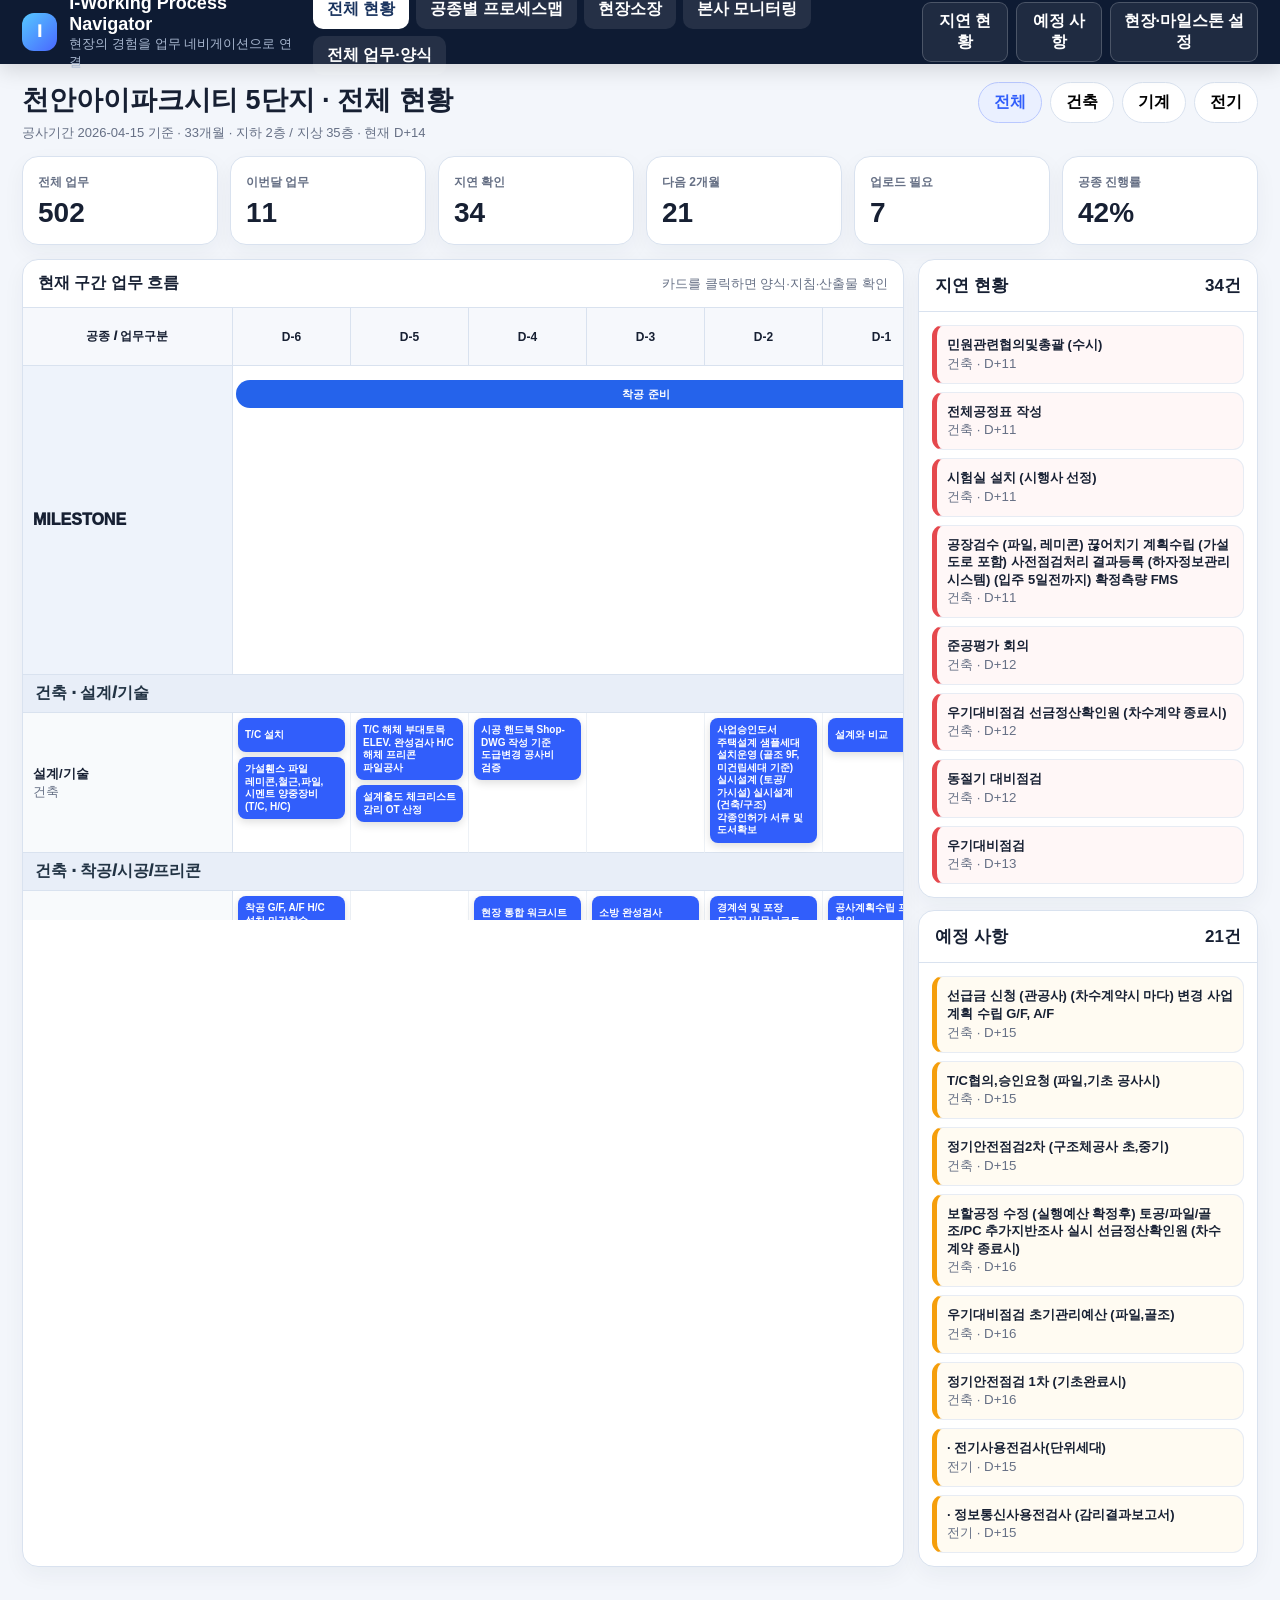
<file: process-map/index.html>
<!doctype html><html lang="ko"><head><meta charset="utf-8"><meta name="viewport" content="width=device-width,initial-scale=1"><title>HDC I-Working Process Navigator</title>
<style>
:root{--bg:#f3f6fb;--card:#fff;--ink:#172033;--muted:#667085;--line:#d9e2ef;--blue:#315efb;--red:#e5484d;--orange:#f59e0b;--green:#16a34a;--purple:#7c3aed;--teal:#0891b2;--left:210px;--mw:118px}
*{box-sizing:border-box}body{margin:0;font-family:Pretendard,'Noto Sans KR',Arial,sans-serif;background:var(--bg);color:var(--ink)}button,input,select{font:inherit}.app{min-height:100vh}header{position:sticky;top:0;z-index:50;background:#0e1b33;color:white;box-shadow:0 6px 20px #0002}.top{height:64px;display:flex;align-items:center;justify-content:space-between;padding:0 22px;gap:16px}.brand{display:flex;align-items:center;gap:12px}.logo{width:38px;height:38px;border-radius:12px;background:linear-gradient(135deg,#56c8ff,#4967ff);display:grid;place-items:center;font-weight:1000}.brand b{font-size:18px}.brand small{display:block;color:#a9b8d0}.nav{display:flex;gap:7px;flex-wrap:wrap}.nav button{border:0;border-radius:10px;padding:9px 14px;background:#ffffff18;color:white;font-weight:900;cursor:pointer}.nav button.active{background:white;color:#19335e}.tools{display:flex;gap:8px}.tools button{border:1px solid #ffffff33;background:#ffffff12;color:white;border-radius:9px;padding:8px 11px;font-weight:900;cursor:pointer}main{padding:18px 22px 40px}.view{display:none}.view.active{display:block}.headline{display:flex;justify-content:space-between;align-items:flex-start;gap:16px;margin-bottom:14px}h1{margin:0 0 6px;font-size:27px}.sub{color:var(--muted);font-size:13px}.chips{display:flex;gap:8px;flex-wrap:wrap}.chip{border:1px solid var(--line);background:white;border-radius:999px;padding:9px 15px;font-weight:900;cursor:pointer}.chip.active{background:#eaf0ff;color:var(--blue);border-color:#b9c8ff}.kpis{display:grid;grid-template-columns:repeat(6,minmax(0,1fr));gap:12px;margin:14px 0}.kpi{background:white;border:1px solid var(--line);border-radius:16px;padding:15px;box-shadow:0 8px 22px #13213a0c}.kpi b{font-size:28px;display:block;margin-top:6px}.kpi span{color:var(--muted);font-size:12px;font-weight:800}.layout{display:grid;grid-template-columns:minmax(0,1fr) 340px;gap:14px}.panel{background:white;border:1px solid var(--line);border-radius:16px;box-shadow:0 8px 22px #13213a0c;overflow:hidden}.panel h2{font-size:17px;margin:0;padding:14px 16px;border-bottom:1px solid var(--line);display:flex;justify-content:space-between}.panelBody{padding:13px}.list{display:flex;flex-direction:column;gap:8px}.item{border:1px solid #e7ecf4;border-left:5px solid var(--blue);border-radius:11px;padding:10px;background:#fbfdff;cursor:pointer}.item.delay{border-left-color:var(--red);background:#fff7f7}.item.next{border-left-color:var(--orange);background:#fffbf2}.item b{display:block;font-size:13px;line-height:1.35}.item small{color:var(--muted)}.mapCard{background:white;border:1px solid var(--line);border-radius:16px;overflow:hidden;box-shadow:0 8px 22px #13213a0c}.mapHead{display:flex;justify-content:space-between;align-items:center;padding:13px 15px;border-bottom:1px solid var(--line)}.mapWrap{overflow:auto;max-height:68vh}.timeline{display:grid;grid-template-columns:var(--left) repeat(44,var(--mw));min-width:calc(var(--left) + 44*var(--mw));position:relative}.corner,.month{position:sticky;top:0;z-index:10;background:#f6f8fc;border-right:1px solid var(--line);border-bottom:1px solid var(--line);height:58px;display:flex;align-items:center;justify-content:center;font-weight:1000;font-size:12px}.corner{left:0;z-index:12}.month.now{background:var(--blue);color:white}.group{grid-column:1/-1;position:sticky;left:0;z-index:7;background:#e8eef8;border-bottom:1px solid var(--line);padding:8px 12px;font-weight:1000;color:#234}.rowLabel{position:sticky;left:0;z-index:6;background:#f8fafc;border-right:1px solid var(--line);border-bottom:1px solid var(--line);padding:10px;min-height:110px;display:flex;flex-direction:column;justify-content:center}.rowLabel b{font-size:13px}.rowLabel small{color:var(--muted)}.cell{border-right:1px solid #edf1f6;border-bottom:1px solid var(--line);min-height:110px;padding:5px;display:flex;flex-direction:column;gap:5px;align-items:stretch;justify-content:flex-start;background:white}.cell.now{background:#f0f4ff}.task{display:block;width:100%;min-height:34px;border:0;border-radius:8px;padding:6px 7px;color:white;font-size:10px;line-height:1.25;font-weight:900;text-align:left;white-space:normal;word-break:keep-all;overflow-wrap:anywhere;cursor:pointer;box-shadow:0 3px 8px #0002}.task:empty{display:none}.task.arch{background:#315efb}.task.mech{background:#f59e0b}.task.elec{background:#7c3aed}.milestoneRow{grid-column:1/-1;display:grid;grid-template-columns:var(--left) repeat(44,var(--mw));border-bottom:1px solid var(--line);min-height:66px}.mslabel{position:sticky;left:0;z-index:6;background:#eef3fb;border-right:1px solid var(--line);display:flex;align-items:center;padding:10px;font-weight:1000}.msgrid{grid-column:2/-1;display:grid;grid-template-columns:repeat(44,var(--mw));position:relative;padding:10px 0}.msbar{height:28px;border-radius:999px;color:white;font-size:11px;font-weight:1000;display:flex;align-items:center;justify-content:center;padding:0 10px;white-space:nowrap;overflow:hidden;text-overflow:ellipsis;margin:4px 3px}.catalog{display:grid;grid-template-columns:260px 1fr;gap:14px}.filters{background:white;border:1px solid var(--line);border-radius:16px;padding:14px;align-self:start;position:sticky;top:82px}.filters input,.filters select{width:100%;padding:10px;border:1px solid var(--line);border-radius:9px;margin-bottom:9px}.catalogList{display:grid;grid-template-columns:repeat(3,minmax(0,1fr));gap:10px}.catalogCard{background:white;border:1px solid var(--line);border-radius:13px;padding:12px;cursor:pointer;min-height:110px}.catalogCard b{display:block;font-size:13px;line-height:1.45}.catalogCard small{color:var(--muted)}.badge{display:inline-block;border-radius:999px;padding:4px 8px;font-size:10px;font-weight:900;background:#eef2ff;color:#315efb;margin-bottom:7px}.modal{position:fixed;inset:0;background:#0b1325aa;display:none;align-items:center;justify-content:center;padding:20px;z-index:100}.modal.show{display:flex}.modalCard{width:min(780px,96vw);max-height:88vh;overflow:auto;background:white;border-radius:18px;box-shadow:0 30px 80px #0005}.modalHead{background:#0e1b33;color:white;padding:18px;display:flex;justify-content:space-between}.modalHead h3{margin:0}.close{background:#ffffff20;border:0;color:white;width:34px;height:34px;border-radius:50%;font-size:22px}.modalBody{padding:18px}.info{display:grid;grid-template-columns:130px 1fr;border:1px solid var(--line);border-radius:12px;overflow:hidden}.info div{padding:11px;border-bottom:1px solid var(--line)}.info div:nth-child(odd){background:#f7f9fc;font-weight:1000}@media(max-width:1200px){.kpis{grid-template-columns:repeat(3,1fr)}.layout{grid-template-columns:1fr}.catalogList{grid-template-columns:repeat(2,1fr)}}@media(max-width:760px){.top{height:auto;padding:12px;align-items:flex-start;flex-direction:column}.kpis{grid-template-columns:repeat(2,1fr)}.catalog{grid-template-columns:1fr}.catalogList{grid-template-columns:1fr}}

.settingsGrid{display:grid;grid-template-columns:repeat(3,minmax(0,1fr));gap:10px}.field{display:flex;flex-direction:column;gap:5px}.field label{font-size:12px;font-weight:900;color:var(--muted)}.field input,.field select{width:100%;padding:10px;border:1px solid var(--line);border-radius:9px;background:white}.settingNote{padding:11px 12px;border-radius:10px;background:#eef4ff;color:#24406e;font-size:12px;line-height:1.55;margin:12px 0}.msEditor{margin-top:12px;border:1px solid var(--line);border-radius:12px;overflow:hidden}.msEditRow{display:grid;grid-template-columns:1.6fr .55fr .55fr .7fr 38px;gap:7px;padding:8px;border-bottom:1px solid #edf1f6;align-items:center}.msEditRow:last-child{border-bottom:0}.msEditRow input,.msEditRow select{min-width:0;padding:8px;border:1px solid var(--line);border-radius:8px}.actionRow{display:flex;gap:8px;flex-wrap:wrap;margin-top:13px}.actionBtn{border:1px solid var(--line);background:white;border-radius:9px;padding:9px 12px;font-weight:900;cursor:pointer}.actionBtn.primary{background:var(--blue);border-color:var(--blue);color:white}.actionBtn.danger{color:var(--red);border-color:#fecaca;background:#fff7f7}.sampleTable{width:100%;border-collapse:collapse}.sampleTable th,.sampleTable td{padding:10px;border-bottom:1px solid #e8edf4;text-align:left;font-size:13px}.sampleTable th{background:#f7f9fc}.clickable{cursor:pointer}.clickable:hover{background:#f3f7ff}.managerTabs,.hqTabs{display:flex;gap:8px;flex-wrap:wrap;margin-bottom:12px}.managerTabs button,.hqTabs button{border:1px solid var(--line);background:white;border-radius:999px;padding:8px 13px;font-weight:900;cursor:pointer}.managerTabs button.active,.hqTabs button.active{background:#eaf0ff;color:var(--blue);border-color:#b9c8ff}.sampleEmpty{padding:20px;border:1px dashed #cbd5e1;border-radius:12px;text-align:center;color:var(--muted);background:#f8fafc}.sampleMetric{display:grid;grid-template-columns:repeat(3,1fr);gap:10px}.sampleMetric>div{padding:12px;border:1px solid var(--line);border-radius:11px;background:#fafcff}.sampleMetric b{display:block;font-size:22px;margin-top:4px}.modalWide{width:min(1040px,96vw)}
@media(max-width:900px){.settingsGrid{grid-template-columns:1fr}.msEditRow{grid-template-columns:1fr 70px 70px}.msEditRow select,.msEditRow button{grid-column:auto}.sampleMetric{grid-template-columns:1fr}}
</style></head><body><div class="app"><header><div class="top"><div class="brand"><div class="logo">I</div><div><b>I-Working Process Navigator</b><small>현장의 경험을 업무 네비게이션으로 연결</small></div></div><div class="nav"><button class="active" data-view="overview">전체 현황</button><button data-view="map">공종별 프로세스맵</button><button data-view="manager">현장소장</button><button data-view="hq">본사 모니터링</button><button data-view="catalog">전체 업무·양식</button></div><div class="tools"><button id="delayBtn">지연 현황</button><button id="nextBtn">예정 사항</button><button id="settingBtn">현장·마일스톤 설정</button></div></div></header><main>
<section id="overview" class="view active"><div class="headline"><div><h1>천안아이파크시티 5단지 · 전체 현황</h1><div class="sub">공사기간 2026.04.15 ~ 2029.01.14 · 33개월 · 현재 D+14</div></div><div class="chips"><button class="chip active" data-disc="전체">전체</button><button class="chip" data-disc="건축">건축</button><button class="chip" data-disc="기계">기계</button><button class="chip" data-disc="전기">전기</button></div></div><div class="kpis"><div class="kpi"><span>전체 업무</span><b id="kTotal"></b></div><div class="kpi"><span>이번달 업무</span><b id="kNow"></b></div><div class="kpi"><span>지연 확인</span><b id="kDelay"></b></div><div class="kpi"><span>다음 2개월</span><b id="kNext"></b></div><div class="kpi"><span>업로드 필요</span><b id="kUpload"></b></div><div class="kpi"><span>공종 진행률</span><b>42%</b></div></div><div class="layout"><div class="mapCard"><div class="mapHead"><b>현재 구간 업무 흐름</b><span class="sub">카드를 클릭하면 양식·지침·산출물 확인</span></div><div class="mapWrap"><div id="overviewMap" class="timeline"></div></div></div><aside><div class="panel"><h2>지연 현황 <span id="delayCount"></span></h2><div class="panelBody list" id="delayList"></div></div><div class="panel" style="margin-top:12px"><h2>예정 사항 <span id="nextCount"></span></h2><div class="panelBody list" id="nextList"></div></div></aside></div></section>
<section id="map" class="view"><div class="headline"><div><h1>공종별 상세 프로세스맵</h1><div class="sub">모든 업무 카드는 셀 내부에서 자동 줄바꿈되며, 빈 막대는 표시하지 않습니다.</div></div><div class="chips"><button class="chip active" data-mapdisc="전체">전체</button><button class="chip" data-mapdisc="건축">건축</button><button class="chip" data-mapdisc="기계">기계</button><button class="chip" data-mapdisc="전기">전기</button></div></div><div class="mapCard"><div class="mapHead"><b id="mapTitle">전체 공종 프로세스맵</b><span class="sub">D-6 ~ 준공+3</span></div><div class="mapWrap"><div id="detailMap" class="timeline"></div></div></div></section>
<section id="manager" class="view"><div class="managerTabs"><button class="active" data-manager-tab="summary">소장 종합</button><button data-manager-tab="delay">공종별 지연</button><button data-manager-tab="link">공종간 연계</button><button data-manager-tab="approval">소장 승인·결정</button><button data-manager-tab="week">4주 Look-ahead</button></div><div class="headline"><div><h1>현장소장 관제 화면</h1><div class="sub">건축 중심이 아닌 전 공종의 선행조건·지연·간섭업무를 함께 확인</div></div></div><div class="kpis"><div class="kpi"><span>건축 지연</span><b>6</b></div><div class="kpi"><span>기계 지연</span><b>4</b></div><div class="kpi"><span>전기 지연</span><b>3</b></div><div class="kpi"><span>공종간 협의</span><b>8</b></div><div class="kpi"><span>소장 확인</span><b>11</b></div><div class="kpi"><span>준공 역산업무</span><b>17</b></div></div><div class="layout"><div class="panel"><h2>소장 확인 필요 업무</h2><div class="panelBody"><div id="managerList" class="list"></div></div></div><div><div class="panel"><h2>공종 간 충돌·선행조건</h2><div class="panelBody list" id="conflictList"></div></div><div class="panel" style="margin-top:12px"><h2>이번주 의사결정</h2><div class="panelBody list" id="decisionList"></div></div></div></div><div id="managerSample" class="panel" style="margin-top:14px"><h2>소장 종합 예시</h2><div class="panelBody" id="managerSampleBody"></div></div></section>
<section id="hq" class="view"><div class="hqTabs"><button class="active" data-hq-tab="matrix">현장 비교</button><button data-hq-tab="delay">지연 현황</button><button data-hq-tab="upload">산출물 업로드</button><button data-hq-tab="change">일정변경</button><button data-hq-tab="detail">현장 상세</button></div><div class="headline"><div><h1>본사 모니터링</h1><div class="sub">현장별 지연, 산출물 업로드, 현재 수행업무를 동일한 기준으로 비교</div></div></div><div class="kpis"><div class="kpi"><span>관리 현장</span><b>4</b></div><div class="kpi"><span>정상</span><b>2</b></div><div class="kpi"><span>주의</span><b>1</b></div><div class="kpi"><span>지연</span><b>1</b></div><div class="kpi"><span>미업로드</span><b>9</b></div><div class="kpi"><span>이번주 마감</span><b>14</b></div></div><div class="panel"><h2>현장별 프로세스 이행 현황</h2><div class="panelBody" style="overflow:auto"><table style="width:100%;border-collapse:collapse;min-width:1050px"><thead><tr><th>현장</th><th>현재단계</th><th>건축</th><th>기계</th><th>전기</th><th>지연</th><th>산출물 업로드</th><th>본사 확인</th></tr></thead><tbody id="hqTable"></tbody></table></div></div><div id="hqSample" class="panel" style="margin-top:14px"><h2>본사 모니터링 예시</h2><div class="panelBody" id="hqSampleBody"></div></div></section>
<section id="catalog" class="view"><div class="headline"><div><h1>전체 업무·양식·지침 라이브러리</h1><div class="sub">첨부한 건축 및 기계·전기 프로세스맵의 전체 항목을 검색하고 확인할 수 있습니다.</div></div></div><div class="catalog"><aside class="filters"><input id="search" placeholder="업무명 검색"><select id="discFilter"><option>전체</option><option>건축</option><option>기계</option><option>전기</option></select><select id="catFilter"><option>전체</option></select><div class="sub" id="resultCount"></div></aside><div id="catalogList" class="catalogList"></div></div></section>
</main></div>
<div class="modal" id="modal"><div class="modalCard"><div class="modalHead"><div><h3 id="mTitle"></h3><div id="mSub"></div></div><button class="close" id="close">×</button></div><div class="modalBody"><div class="info"><div>수행시점</div><div id="mWhen"></div><div>공종/분류</div><div id="mCat"></div><div>필요 양식</div><div>업무별 표준양식 또는 현장 등록양식 연결</div><div>관련 지침</div><div>시공지침서·표준상세도·핸드북·업무기준 링크</div><div>산출물</div><div>완료 증빙 파일, 승인서, 보고서 또는 점검결과 업로드</div><div>출처</div><div id="mSource"></div></div></div></div></div>
<div class="modal" id="settingModal"><div class="modalCard modalWide"><div class="modalHead"><div><h3>현장 개요·마일스톤 설정</h3><div>현장 여건을 입력하면 기존 업무 항목의 월 배치만 자동 조정됩니다.</div></div><button class="close" id="settingClose">×</button></div><div class="modalBody"><div class="settingsGrid"><div class="field"><label>현장명</label><input id="cfgName" value="천안아이파크시티 5단지"></div><div class="field"><label>착공일</label><input id="cfgStart" type="date" value="2026-04-15"></div><div class="field"><label>총 공사기간(개월)</label><input id="cfgDuration" type="number" min="18" max="60" value="33"></div><div class="field"><label>지하층수</label><input id="cfgBasement" type="number" min="0" max="10" value="2"></div><div class="field"><label>지상층수</label><input id="cfgFloor" type="number" min="1" max="80" value="35"></div><div class="field"><label>현재 공정월</label><input id="cfgCurrent" type="number" min="-6" max="60" value="14"></div><div class="field"><label>파일공법</label><select id="cfgPile"><option>파일공사 적용</option><option>직접기초</option><option>복합기초</option></select></div><div class="field"><label>골조방식</label><select id="cfgFrame"><option>RC</option><option>PC</option><option>철골</option><option>복합구조</option></select></div><div class="field"><label>현장 유형</label><select id="cfgType"><option>공동주택</option><option>주상복합</option><option>오피스텔</option><option>업무시설</option></select></div></div><div class="settingNote">자동 배치 예시: 지하층수가 늘어나면 터파기·기초·지하골조 구간을 늘리고, 지상층수가 늘어나면 지상골조 기간을 늘립니다. 전체 공사기간이 짧거나 길어지면 마감·준공 업무를 준공월 기준으로 압축 또는 확장합니다. 업무명과 업무분류는 변경하지 않습니다.</div><div style="font-weight:1000;margin:8px 0">주요 마일스톤 직접 입력</div><div class="msEditor" id="msEditor"></div><div class="actionRow"><button class="actionBtn" id="autoMilestoneBtn">층수 기준 자동 산정</button><button class="actionBtn" id="addMilestoneBtn">마일스톤 추가</button><button class="actionBtn" id="sample25Btn">25개월 현장 예시</button><button class="actionBtn" id="sample50Btn">지하4층·지상50층 예시</button><button class="actionBtn primary" id="applySettingBtn">프로세스맵 적용</button><button class="actionBtn" id="resetSettingBtn">33개월 기준 복원</button></div></div></div></div>
<div class="modal" id="sampleModal"><div class="modalCard modalWide"><div class="modalHead"><div><h3 id="sampleTitle">예시 화면</h3><div id="sampleSub">프로토타입 샘플 데이터</div></div><button class="close" id="sampleClose">×</button></div><div class="modalBody" id="sampleBody"></div></div></div>
<script>
const TASKS=[{"id": "A001", "disc": "건축", "cat": "설계/기술", "name": "T/C 설치", "source": "건축 프로세스맵", "month": -6}, {"id": "A002", "disc": "건축", "cat": "착공/시공/프리콘", "name": "착공 G/F, A/F H/C 설치 마감착수 최상층골조완료", "source": "건축 프로세스맵", "month": -6}, {"id": "A003", "disc": "건축", "cat": "설계/기술", "name": "T/C 해체 부대토목 ELEV. 완성검사 H/C 해체 프리콘 파일공사", "source": "건축 프로세스맵", "month": -5}, {"id": "A004", "disc": "건축", "cat": "원가/계약", "name": "실정보고 / CMS 월간업무보고 작성 공동도급 공사비정산", "source": "건축 프로세스맵", "month": -5}, {"id": "A005", "disc": "건축", "cat": "설계/기술", "name": "설계출도 체크리스트 감리 OT 산정", "source": "건축 프로세스맵", "month": -5}, {"id": "A006", "disc": "건축", "cat": "설계/기술", "name": "설계품질 체크리스트`", "source": "건축 프로세스맵", "month": -5}, {"id": "A007", "disc": "건축", "cat": "설계/기술", "name": "시공 핸드북 Shop-DWG 작성 기준 도급변경 공사비 검증", "source": "건축 프로세스맵", "month": -4}, {"id": "A008", "disc": "건축", "cat": "착공/시공/프리콘", "name": "현장 통합 워크시트", "source": "건축 프로세스맵", "month": -4}, {"id": "A009", "disc": "건축", "cat": "원가/계약", "name": "사업계획 수립", "source": "건축 프로세스맵", "month": -4}, {"id": "A010", "disc": "건축", "cat": "준공/입주", "name": "도시가스 감리필증 인수인계", "source": "건축 프로세스맵", "month": -4}, {"id": "A011", "disc": "건축", "cat": "준공/입주", "name": "준공", "source": "건축 프로세스맵", "month": -3}, {"id": "A012", "disc": "건축", "cat": "착공/시공/프리콘", "name": "소방 완성검사", "source": "건축 프로세스맵", "month": -3}, {"id": "A013", "disc": "건축", "cat": "품질/안전", "name": "입주자 점검 주부전수점검 ELEV. 가시설 / 터파기 조경공사 착수 옥상층 / PH 지상골조 (2~35F) 기초 우오수관로공사", "source": "건축 프로세스맵", "month": -3}, {"id": "A014", "disc": "건축", "cat": "착공/시공/프리콘", "name": "경계석 및 포장 도장공사/무늬코트 조적공사 방수공사 수전인입 도배 / 마루공사 미장공사 조경식재 / 시설물공사 천장공사 타일공사 1차 기포방통", "source": "건축 프로세스맵", "month": -2}, {"id": "A015", "disc": "건축", "cat": "준공/입주", "name": "준공청소 3차 기포방통 2차 기포방통 가구공사", "source": "건축 프로세스맵", "month": -2}, {"id": "A016", "disc": "건축", "cat": "준공/입주", "name": "착공·준공 인허가", "source": "건축 프로세스맵", "month": -2}, {"id": "A017", "disc": "건축", "cat": "착공/시공/프리콘", "name": "착공서류준비 MRO신청", "source": "건축 프로세스맵", "month": -2}, {"id": "A018", "disc": "건축", "cat": "착공/시공/프리콘", "name": "공사계획수립 프리콘 회의", "source": "건축 프로세스맵", "month": -1}, {"id": "A019", "disc": "건축", "cat": "인허가/대외", "name": "경계복원측량,", "source": "건축 프로세스맵", "month": -6}, {"id": "A020", "disc": "건축", "cat": "설계/기술", "name": "설계와 비교", "source": "건축 프로세스맵", "month": -1}, {"id": "A021", "disc": "건축", "cat": "인허가/대외", "name": "대관보고", "source": "건축 프로세스맵", "month": 0}, {"id": "A022", "disc": "건축", "cat": "품질/안전", "name": "품질 중간 점검 (골조80% 완료 후)", "source": "건축 프로세스맵", "month": 0}, {"id": "A023", "disc": "건축", "cat": "착공/시공/프리콘", "name": "가설휀스설치 (전사) 착공회의", "source": "건축 프로세스맵", "month": -2}, {"id": "A024", "disc": "건축", "cat": "착공/시공/프리콘", "name": "가설사무실설치", "source": "건축 프로세스맵", "month": 0}, {"id": "A025", "disc": "건축", "cat": "인허가/대외", "name": "공사보험 가입", "source": "건축 프로세스맵", "month": 1}, {"id": "A026", "disc": "건축", "cat": "인허가/대외", "name": "사업승인조건 검토 기계설비, 소방 착공신고", "source": "건축 프로세스맵", "month": 1}, {"id": "A027", "disc": "건축", "cat": "인허가/대외", "name": "공사계획서 보고회의 부지 내 현황측량 (기초, 동 등) 토지사용 승낙서 수령", "source": "건축 프로세스맵", "month": 1}, {"id": "A028", "disc": "건축", "cat": "착공/시공/프리콘", "name": "시공계획서 (주요공종 투입전)", "source": "건축 프로세스맵", "month": 1}, {"id": "A029", "disc": "건축", "cat": "품질/안전", "name": "검측요청서 (해당시 마다)", "source": "건축 프로세스맵", "month": 2}, {"id": "A030", "disc": "건축", "cat": "원가/계약", "name": "선급금신청(관공사) (차수계약시 마다)", "source": "건축 프로세스맵", "month": 2}, {"id": "A031", "disc": "건축", "cat": "원가/계약", "name": "관기성 청구 (청구 시점마다) 대외품질검사 (국토부,지자체,발주처)", "source": "건축 프로세스맵", "month": 2}, {"id": "A032", "disc": "건축", "cat": "인허가/대외", "name": "시공상세도승인요청 (해당시 마다)", "source": "건축 프로세스맵", "month": 3}, {"id": "A033", "disc": "건축", "cat": "외주/자재/용역", "name": "자재공급원승인요청 (해당시 마다)", "source": "건축 프로세스맵", "month": 3}, {"id": "A034", "disc": "건축", "cat": "착공/시공/프리콘", "name": "하도급관리계획 제출 (관공사, 매년 초)", "source": "건축 프로세스맵", "month": 3}, {"id": "A035", "disc": "건축", "cat": "착공/시공/프리콘", "name": "하도급계약 통보 (관공사, 계약시 마다)", "source": "건축 프로세스맵", "month": 3}, {"id": "A036", "disc": "건축", "cat": "착공/시공/프리콘", "name": "물가변동 검토 (관공사, 매달)", "source": "건축 프로세스맵", "month": 4}, {"id": "A037", "disc": "건축", "cat": "설계/기술", "name": "실정보고/설계변경 (해당시 마다)", "source": "건축 프로세스맵", "month": 4}, {"id": "A038", "disc": "건축", "cat": "품질/안전", "name": "해빙기점검", "source": "건축 프로세스맵", "month": 4}, {"id": "A039", "disc": "건축", "cat": "외주/자재/용역", "name": "정기안전점검 업체선정 (지자체 공문발송)", "source": "건축 프로세스맵", "month": 4}, {"id": "A040", "disc": "건축", "cat": "품질/안전", "name": "정기안전점검 (건설기술진흥법)", "source": "건축 프로세스맵", "month": 5}, {"id": "A041", "disc": "건축", "cat": "품질/안전", "name": "폐기물 발생 및 처리현황(매월)", "source": "건축 프로세스맵", "month": 5}, {"id": "A042", "disc": "건축", "cat": "원가/계약", "name": "사업계획", "source": "건축 프로세스맵", "month": 5}, {"id": "A043", "disc": "건축", "cat": "외주/자재/용역", "name": "자재검수요청 (해당시 마다)", "source": "건축 프로세스맵", "month": 6}, {"id": "A044", "disc": "건축", "cat": "원가/계약", "name": "계획예산검토 (원가절감안, 견적조건 등)", "source": "건축 프로세스맵", "month": 6}, {"id": "A045", "disc": "건축", "cat": "원가/계약", "name": "예산 편성", "source": "건축 프로세스맵", "month": 6}, {"id": "A046", "disc": "건축", "cat": "원가/계약", "name": "외주선정 초기관리예산 (토공,가시설)", "source": "건축 프로세스맵", "month": 6}, {"id": "A047", "disc": "건축", "cat": "착공/시공/프리콘", "name": "M/H 축조", "source": "건축 프로세스맵", "month": 7}, {"id": "A048", "disc": "건축", "cat": "원가/계약", "name": "선급금 신청 (관공사)", "source": "건축 프로세스맵", "month": 7}, {"id": "A049", "disc": "건축", "cat": "외주/자재/용역", "name": "자재발주", "source": "건축 프로세스맵", "month": 7}, {"id": "A050", "disc": "건축", "cat": "외주/자재/용역", "name": "용역", "source": "건축 프로세스맵", "month": 8}, {"id": "A051", "disc": "건축", "cat": "품질/안전", "name": "동절기대비점검 토목컨설팅 주변현황조사", "source": "건축 프로세스맵", "month": 8}, {"id": "A052", "disc": "건축", "cat": "원가/계약", "name": "품질검수 (경기도만 해당) 초기관리예산 (기계,전기)", "source": "건축 프로세스맵", "month": 8}, {"id": "A053", "disc": "건축", "cat": "원가/계약", "name": "예산 반영", "source": "건축 프로세스맵", "month": 8}, {"id": "A054", "disc": "건축", "cat": "착공/시공/프리콘", "name": "현장 요청사항 작성 골조물량산출 (계약후 기성전까지) 방수 균열보수 사토장확인 및 토사반입 반출관리 재하시험 영구배수", "source": "건축 프로세스맵", "month": 9}, {"id": "A055", "disc": "건축", "cat": "설계/기술", "name": "가설휀스 파일 레미콘,철근,파일,시멘트 양중장비(T/C, H/C)", "source": "건축 프로세스맵", "month": -6}, {"id": "A056", "disc": "건축", "cat": "외주/자재/용역", "name": "자재투입계획서", "source": "건축 프로세스맵", "month": 9}, {"id": "A057", "disc": "건축", "cat": "설계/기술", "name": "현장사용자재 LIST BIM 설계 안전감시단 건설폐기물 처리", "source": "건축 프로세스맵", "month": 9}, {"id": "A058", "disc": "건축", "cat": "품질/안전", "name": "정기안전점검", "source": "건축 프로세스맵", "month": 10}, {"id": "A059", "disc": "건축", "cat": "착공/시공/프리콘", "name": "보할공정표 작성 각종 현황판 준비", "source": "건축 프로세스맵", "month": 10}, {"id": "A060", "disc": "건축", "cat": "품질/안전", "name": "품질경영계획서 (품질시험계획 검토)", "source": "건축 프로세스맵", "month": 10}, {"id": "A061", "disc": "건축", "cat": "착공/시공/프리콘", "name": "민원관련협의및총괄 (수시)", "source": "건축 프로세스맵", "month": 11}, {"id": "A062", "disc": "건축", "cat": "착공/시공/프리콘", "name": "전체공정표 작성", "source": "건축 프로세스맵", "month": 11}, {"id": "A063", "disc": "건축", "cat": "착공/시공/프리콘", "name": "시험실 설치 (시행사 선정)", "source": "건축 프로세스맵", "month": 11}, {"id": "A064", "disc": "건축", "cat": "외주/자재/용역", "name": "공장검수 (파일, 레미콘) 끊어치기 계획수립 (가설도로 포함) 사전점검처리 결과등록 (하자정보관리시스템) (입주 5일전까지) 확정측량 FMS", "source": "건축 프로세스맵", "month": 11}, {"id": "A065", "disc": "건축", "cat": "원가/계약", "name": "준공도서, 내역서 업로드 실행예산 (전공종, 특화 제외) 청산회의 (준공+5M)", "source": "건축 프로세스맵", "month": 38}, {"id": "A066", "disc": "건축", "cat": "준공/입주", "name": "준공평가 회의", "source": "건축 프로세스맵", "month": 12}, {"id": "A067", "disc": "건축", "cat": "원가/계약", "name": "우기대비점검 선금정산확인원 (차수계약 종료시)", "source": "건축 프로세스맵", "month": 12}, {"id": "A068", "disc": "건축", "cat": "품질/안전", "name": "동절기 대비점검", "source": "건축 프로세스맵", "month": 12}, {"id": "A069", "disc": "건축", "cat": "품질/안전", "name": "우기대비점검", "source": "건축 프로세스맵", "month": 13}, {"id": "A070", "disc": "건축", "cat": "설계/기술", "name": "동절기 대비점검 3차 정기안전점검 (구조체공사 말기)", "source": "건축 프로세스맵", "month": 13}, {"id": "A071", "disc": "건축", "cat": "원가/계약", "name": "품질점검 (경기도만 해당) 초기점검 (준공직전) 변경예산 (플러스옵션) 내장 PL창호 목창호/방화문/AL창호 종합보고서 (준공직전) 잔공사예산편성 변경예산 (특화반영) 조적, 미장 변경예산 (도급변경) 석공사 욕실 Sill 타일 석고보드 완충재선정/샘플확보 (샘플세대 적용샘플)", "source": "건축 프로세스맵", "month": 13}, {"id": "A072", "disc": "건축", "cat": "원가/계약", "name": "현장청산 변경예산 (필요시) 타일 유리", "source": "건축 프로세스맵", "month": 38}, {"id": "A073", "disc": "건축", "cat": "착공/시공/프리콘", "name": "동절기", "source": "건축 프로세스맵", "month": 14}, {"id": "A074", "disc": "건축", "cat": "착공/시공/프리콘", "name": "공사보고서 (시행시)", "source": "건축 프로세스맵", "month": 14}, {"id": "A075", "disc": "건축", "cat": "착공/시공/프리콘", "name": "동절기공사계획 (해당시)", "source": "건축 프로세스맵", "month": 14}, {"id": "A076", "disc": "건축", "cat": "원가/계약", "name": "선급금 신청 (관공사) (차수계약시 마다) 변경 사업계획 수립 G/F, A/F", "source": "건축 프로세스맵", "month": 15}, {"id": "A077", "disc": "건축", "cat": "설계/기술", "name": "T/C협의,승인요청 (파일,기초 공사시)", "source": "건축 프로세스맵", "month": 15}, {"id": "A078", "disc": "건축", "cat": "설계/기술", "name": "정기안전점검2차 (구조체공사 초,중기)", "source": "건축 프로세스맵", "month": 15}, {"id": "A079", "disc": "건축", "cat": "원가/계약", "name": "보할공정 수정 (실행예산 확정후) 토공/파일/골조/PC 추가지반조사 실시 선금정산확인원 (차수계약 종료시)", "source": "건축 프로세스맵", "month": 16}, {"id": "A080", "disc": "건축", "cat": "원가/계약", "name": "우기대비점검 초기관리예산 (파일,골조)", "source": "건축 프로세스맵", "month": 16}, {"id": "A081", "disc": "건축", "cat": "품질/안전", "name": "준공서류 협의/접수 (준공-1M) (전사) 착공회의 3차 (준공점검시) 감리보고서", "source": "건축 프로세스맵", "month": 33}, {"id": "A082", "disc": "건축", "cat": "품질/안전", "name": "정기안전점검 1차 (기초완료시)", "source": "건축 프로세스맵", "month": 16}, {"id": "A083", "disc": "건축", "cat": "착공/시공/프리콘", "name": "가설사무실", "source": "건축 프로세스맵", "month": 17}, {"id": "A084", "disc": "건축", "cat": "외주/자재/용역", "name": "외주/자재/용역", "source": "건축 프로세스맵", "month": 17}, {"id": "A085", "disc": "건축", "cat": "품질/안전", "name": "준공공정점검 (준공-6M)", "source": "건축 프로세스맵", "month": 28}, {"id": "A086", "disc": "건축", "cat": "품질/안전", "name": "입주자사전점검 (준공-1.5M)", "source": "건축 프로세스맵", "month": 32}, {"id": "A087", "disc": "건축", "cat": "품질/안전", "name": "품질관리계획서 개정 (변경시 마다)", "source": "건축 프로세스맵", "month": 18}, {"id": "A088", "disc": "건축", "cat": "원가/계약", "name": "사업계획 수립 원가관리", "source": "건축 프로세스맵", "month": 18}, {"id": "A089", "disc": "건축", "cat": "설계/기술", "name": "사업계획 변경 (도면변경 작업등) 초기공정점검2차 (지하골조80%이상) 초기공정점검1차", "source": "건축 프로세스맵", "month": 18}, {"id": "A090", "disc": "건축", "cat": "준공/입주", "name": "준공서류 준비 (준공-2M) 공정확인서 제출 (중도금 수금시)", "source": "건축 프로세스맵", "month": 32}, {"id": "A091", "disc": "건축", "cat": "착공/시공/프리콘", "name": "하도급", "source": "건축 프로세스맵", "month": 19}, {"id": "A092", "disc": "건축", "cat": "설계/기술", "name": "관기성/설계변경", "source": "건축 프로세스맵", "month": 19}, {"id": "A093", "disc": "건축", "cat": "외주/자재/용역", "name": "사업승인조건 이행확인 (전사) 착공회의 2차 (기준층 골조 완료) 일일,주간,월간업무보고 (발주처 요청시)", "source": "건축 프로세스맵", "month": 19}, {"id": "A094", "disc": "건축", "cat": "외주/자재/용역", "name": "품질/시공 대외 관리 (발주처, 감리, 인허가청) 외부 석공사 발코니 H/R 도장/코킹 잡철 소화전함 가구/주방상판 GRAPHIC 도배/부대토목 유리/벽체배수판 욕실장/샤워부스 옥상조형물 소음진동 (핸드레일 및 철제조형물) 완충재설치 샘플검사 (기존샘플과 적용샘플일치) 조경", "source": "건축 프로세스맵", "month": 20}, {"id": "A095", "disc": "건축", "cat": "품질/안전", "name": "준공청소 시스템 선반 중간확인점검 (옥상 골조 완료 후) 가전/빨래건조대", "source": "건축 프로세스맵", "month": 20}, {"id": "A096", "disc": "건축", "cat": "원가/계약", "name": "입주관리 일정수립 (준공-200일) 업체정산 카스토퍼/세대표지판 /우편함 공종별점검착수 (준공-6M) 확인점검,CS교육 (준공-37일) 직원복귀계획수립 인수인계서류 아이클릭 업로드 하자보증서 발행", "source": "건축 프로세스맵", "month": 28}, {"id": "A097", "disc": "건축", "cat": "준공/입주", "name": "입주안내문(영업) (준공-1M)", "source": "건축 프로세스맵", "month": 33}, {"id": "A098", "disc": "건축", "cat": "품질/안전", "name": "준공점검 (O/H직후)", "source": "건축 프로세스맵", "month": 21}, {"id": "A099", "disc": "건축", "cat": "착공/시공/프리콘", "name": "[프리콘팀]", "source": "건축 프로세스맵", "month": 21}, {"id": "A100", "disc": "건축", "cat": "품질/안전", "name": "경영진점검 (준공-1M이내)", "source": "건축 프로세스맵", "month": 33}, {"id": "A101", "disc": "건축", "cat": "준공/입주", "name": "준공A/S보고 (준공+7일) 인수인계서류업로드", "source": "건축 프로세스맵", "month": 36}, {"id": "A102", "disc": "건축", "cat": "품질/안전", "name": "ISO점검", "source": "건축 프로세스맵", "month": 22}, {"id": "A103", "disc": "건축", "cat": "품질/안전", "name": "준공품질품평회 (준공-38일)", "source": "건축 프로세스맵", "month": 22}, {"id": "A104", "disc": "건축", "cat": "품질/안전", "name": "공용부점검_랩스 (준공-1M)", "source": "건축 프로세스맵", "month": 33}, {"id": "A105", "disc": "건축", "cat": "준공/입주", "name": "준공단지 AS관리 회의", "source": "건축 프로세스맵", "month": 23}, {"id": "A106", "disc": "건축", "cat": "원가/계약", "name": "입주초기 관리비 실행예산 2차 편성", "source": "건축 프로세스맵", "month": 23}, {"id": "A107", "disc": "건축", "cat": "준공/입주", "name": "오픈하우스 (준공-1.5M)", "source": "건축 프로세스맵", "month": 32}, {"id": "A108", "disc": "건축", "cat": "원가/계약", "name": "입주초기 관리비 실행예산 3차 편성", "source": "건축 프로세스맵", "month": 23}, {"id": "A109", "disc": "건축", "cat": "착공/시공/프리콘", "name": "시공관리", "source": "건축 프로세스맵", "month": 24}, {"id": "A110", "disc": "건축", "cat": "품질/안전", "name": "공사 (법규/품질체크) I CLICK 현장 정보입력", "source": "건축 프로세스맵", "month": 24}, {"id": "A111", "disc": "건축", "cat": "품질/안전", "name": "M/H점검 (M/H완료시)", "source": "건축 프로세스맵", "month": 24}, {"id": "A112", "disc": "건축", "cat": "품질/안전", "name": "품질팀", "source": "건축 프로세스맵", "month": 25}, {"id": "A113", "disc": "건축", "cat": "설계/기술", "name": "설계도서점검 (실시도서점검)", "source": "건축 프로세스맵", "month": 25}, {"id": "A114", "disc": "건축", "cat": "품질/안전", "name": "ISO", "source": "건축 프로세스맵", "month": 25}, {"id": "A115", "disc": "건축", "cat": "품질/안전", "name": "TARGET점검_골조 (G/F 셋팅 1M 이내 )", "source": "건축 프로세스맵", "month": 25}, {"id": "A116", "disc": "건축", "cat": "품질/안전", "name": "TARGET점검_조적 (공종진행10~20%)", "source": "건축 프로세스맵", "month": 26}, {"id": "A117", "disc": "건축", "cat": "품질/안전", "name": "TARGET점검_방수 (공종진행10~20%)", "source": "건축 프로세스맵", "month": 26}, {"id": "A118", "disc": "건축", "cat": "설계/기술", "name": "도면출도", "source": "건축 프로세스맵", "month": 26}, {"id": "A119", "disc": "건축", "cat": "설계/기술", "name": "사업승인도서 주택설계 샘플세대 설치운영 (골조 9F, 미건립세대 기준) 실시설계 (토공/가시설) 실시설계 (건축/구조) 각종인허가 서류 및 도서확보", "source": "건축 프로세스맵", "month": -2}, {"id": "A120", "disc": "건축", "cat": "설계/기술", "name": "시공도면 사전검토회의 (착공+2.5M) 실시설계 (부대토목)", "source": "건축 프로세스맵", "month": 2}, {"id": "A121", "disc": "건축", "cat": "설계/기술", "name": "[설계팀] #점검1", "source": "건축 프로세스맵", "month": 27}, {"id": "A122", "disc": "건축", "cat": "설계/기술", "name": "설계전반 현장설명희", "source": "건축 프로세스맵", "month": 27}, {"id": "A123", "disc": "건축", "cat": "품질/안전", "name": "TARGET점검_도장 (공종진행10~20%)", "source": "건축 프로세스맵", "month": 28}, {"id": "A124", "disc": "건축", "cat": "준공/입주", "name": "준공도서사전검토 (준공-10M)", "source": "건축 프로세스맵", "month": 24}, {"id": "A125", "disc": "건축", "cat": "원가/계약", "name": "입주초기 관리비 실행예산 1차 편성 샘플점검 (준공-95일)", "source": "건축 프로세스맵", "month": 28}, {"id": "A126", "disc": "건축", "cat": "설계/기술", "name": "COP매니저투입 (준공-15M) 옥상조형물 (태양광설비포함) 관련검토 실시설계 (색채/인테리어)", "source": "건축 프로세스맵", "month": 19}, {"id": "A127", "disc": "건축", "cat": "설계/기술", "name": "[기술팀] 디지털MOCK-UP 품평회", "source": "건축 프로세스맵", "month": 29}, {"id": "A128", "disc": "건축", "cat": "설계/기술", "name": "[설계팀] 환경디자인/ 건축 시공도서", "source": "건축 프로세스맵", "month": 29}, {"id": "A129", "disc": "건축", "cat": "설계/기술", "name": "[설계팀] 환경디자인보고", "source": "건축 프로세스맵", "month": 29}, {"id": "A130", "disc": "건축", "cat": "품질/안전", "name": "TARGET점검_타일 (공종진행10~20%)", "source": "건축 프로세스맵", "month": 30}, {"id": "A131", "disc": "건축", "cat": "품질/안전", "name": "M/H점검,자료확보 (사진,VIDEO, 분양카다록)", "source": "건축 프로세스맵", "month": 30}, {"id": "A132", "disc": "건축", "cat": "준공/입주", "name": "입주관련", "source": "건축 프로세스맵", "month": 30}, {"id": "A133", "disc": "건축", "cat": "품질/안전", "name": "TARGET점검_미장/단열 (공종진행10~20%) 주출입구 샘플시공", "source": "건축 프로세스맵", "month": 30}, {"id": "A134", "disc": "건축", "cat": "설계/기술", "name": "[설계팀] #점검 2 갱폼Shop DWG 확인", "source": "건축 프로세스맵", "month": 31}, {"id": "A135", "disc": "건축", "cat": "설계/기술", "name": "[설계팀] #점검3 석재shop DWG확인", "source": "건축 프로세스맵", "month": 31}, {"id": "A136", "disc": "건축", "cat": "설계/기술", "name": "준공 전 경미한 설계변경 (준공-5M) 부대시설창호도검토 사인물 시공업체 선정", "source": "건축 프로세스맵", "month": 29}, {"id": "A137", "disc": "건축", "cat": "설계/기술", "name": "[설계팀] #점검 4 특화자재Shop DWG 확인 (준공-12M)", "source": "건축 프로세스맵", "month": 22}, {"id": "A138", "disc": "건축", "cat": "설계/기술", "name": "[설계팀] #점검 5 디자인 통합점검 (준공-3M) 내부프로세스 (회의/점검)", "source": "건축 프로세스맵", "month": 31}, {"id": "A139", "disc": "건축", "cat": "설계/기술", "name": "[디자인기획팀] 상품전략회의 (분양-5M)", "source": "건축 프로세스맵", "month": 32}, {"id": "A140", "disc": "건축", "cat": "설계/기술", "name": "설계프로세스", "source": "건축 프로세스맵", "month": 32}, {"id": "A141", "disc": "건축", "cat": "설계/기술", "name": "설계품질 체크리스트 출도여부 체크리스트 1차 건축심의 설계 2차", "source": "건축 프로세스맵", "month": 33}, {"id": "A142", "disc": "건축", "cat": "설계/기술", "name": "사업승인설계", "source": "건축 프로세스맵", "month": 33}, {"id": "A143", "disc": "건축", "cat": "설계/기술", "name": "[디자인기획팀] MH디자인보고 (분양-2.5M)", "source": "건축 프로세스맵", "month": 33}, {"id": "A144", "disc": "건축", "cat": "설계/기술", "name": "[디자인기획팀] MH품평 (분양-5일전)", "source": "건축 프로세스맵", "month": 33}, {"id": "A145", "disc": "건축", "cat": "설계/기술", "name": "[디자인기획팀] 주동색채 샘플시공 확인 3차", "source": "건축 프로세스맵", "month": 34}, {"id": "A146", "disc": "건축", "cat": "설계/기술", "name": "착공설계 1차", "source": "건축 프로세스맵", "month": 34}, {"id": "A147", "disc": "건축", "cat": "설계/기술", "name": "사업승인설계 4차 실시설계 2차", "source": "건축 프로세스맵", "month": 34}, {"id": "A148", "disc": "건축", "cat": "설계/기술", "name": "착공설계 기술팀", "source": "건축 프로세스맵", "month": 36}, {"id": "A149", "disc": "건축", "cat": "설계/기술", "name": "구조", "source": "건축 프로세스맵", "month": 36}, {"id": "A150", "disc": "건축", "cat": "설계/기술", "name": "구조설명회 1차 (착공직후) 색채/사인디자인 점검 커뮤니티 점검 #1 (준공-6M/공사착수시) 커뮤니티 점검 #2 (준공-4M/중간점검) 5차", "source": "건축 프로세스맵", "month": 28}, {"id": "A151", "disc": "건축", "cat": "설계/기술", "name": "현장지원설계 3 실시설계 (기술안전팀)", "source": "건축 프로세스맵", "month": 36}, {"id": "A152", "disc": "건축", "cat": "설계/기술", "name": "T/C 구조검토 잭서포트 계획 지반형황 기초형식, 집수정 위치 검토, 기초도면 사전 출도", "source": "건축 프로세스맵", "month": 37}, {"id": "A153", "disc": "건축", "cat": "설계/기술", "name": "공사중장비하중검토 (기술안전팀) 시스템서포트 검토", "source": "건축 프로세스맵", "month": 37}, {"id": "A154", "disc": "건축", "cat": "설계/기술", "name": "구조 설명회 2차 (골조업체 선정 후)", "source": "건축 프로세스맵", "month": 37}, {"id": "A155", "disc": "건축", "cat": "설계/기술", "name": "구조설명회 3차 (기준층 슬래브, 알폼 셋팅 후)", "source": "건축 프로세스맵", "month": 37}, {"id": "A156", "disc": "건축", "cat": "품질/안전", "name": "준공예비점검_ 건축본부주관 (준공-2.5M) 조경하중검토 커뮤니티 점검 #3 (준공-2M/마감점검)", "source": "건축 프로세스맵", "month": 32}, {"id": "A157", "disc": "건축", "cat": "원가/계약", "name": "입주초기 관리비 정산 CMS", "source": "건축 프로세스맵", "month": 38}, {"id": "M001", "disc": "전기", "cat": "현장관리", "name": "준공서류 협의/접수 (준공-1M)", "source": "기계·전기 프로세스맵", "month": 33}, {"id": "M002", "disc": "전기", "cat": "현장관리", "name": "준공보고서 본사 접수 프리콘 ELEV. 가시설 / 터파기 파일공사 기초", "source": "기계·전기 프로세스맵", "month": -6}, {"id": "M003", "disc": "전기", "cat": "현장관리", "name": "시공지침서", "source": "기계·전기 프로세스맵", "month": -6}, {"id": "M004", "disc": "전기", "cat": "현장관리", "name": "경계석 및 포장 우오수관로공사 도장공사/무늬코트 조적공사 방수공사", "source": "기계·전기 프로세스맵", "month": -5}, {"id": "M005", "disc": "전기", "cat": "전기 업무", "name": "전기표준상세도 옥상층 / PH 지상골조 (2~35F) 수전인입 미장공사 도배 / 마루공사 HDCC핸드북 조경식재 / 시설물공사 천장공사 타일공사 공종별 공사범위", "source": "기계·전기 프로세스맵", "month": -5}, {"id": "M006", "disc": "전기", "cat": "현장관리", "name": "준공청소 3차 기포방통 2차 기포방통 1차 기포방통 ERP 교육자료 가구공사", "source": "기계·전기 프로세스맵", "month": -5}, {"id": "M007", "disc": "전기", "cat": "SHOP/도면", "name": "SHOP 도면 리스트 외부 석공사", "source": "기계·전기 프로세스맵", "month": -5}, {"id": "M008", "disc": "전기", "cat": "현장관리", "name": "M/H점검,자료확보 (사진,VIDEO, 분양카다로그)", "source": "기계·전기 프로세스맵", "month": -4}, {"id": "M009", "disc": "전기", "cat": "SHOP/도면", "name": "사업승인조건 검토", "source": "기계·전기 프로세스맵", "month": -4}, {"id": "M010", "disc": "전기", "cat": "전기 업무", "name": "전기공사 현황표지판 작성", "source": "기계·전기 프로세스맵", "month": -4}, {"id": "M011", "disc": "전기", "cat": "SHOP/도면", "name": "도급계약서 검토", "source": "기계·전기 프로세스맵", "month": -4}, {"id": "M012", "disc": "전기", "cat": "전기 업무", "name": "가설전기계획 작성", "source": "기계·전기 프로세스맵", "month": -3}, {"id": "M013", "disc": "전기", "cat": "현장관리", "name": "엘리베이터 사양", "source": "기계·전기 프로세스맵", "month": -3}, {"id": "M014", "disc": "기계", "cat": "발주/원가", "name": "발주처 승인", "source": "기계·전기 프로세스맵", "month": -6}, {"id": "M015", "disc": "기계", "cat": "기계 업무", "name": "임시소방시설 계획 작성", "source": "기계·전기 프로세스맵", "month": -6}, {"id": "M016", "disc": "전기", "cat": "전기 업무", "name": "본수전 전기 기본요금조정", "source": "기계·전기 프로세스맵", "month": -3}, {"id": "M017", "disc": "전기", "cat": "현장관리", "name": "사업승인조건 이행확인", "source": "기계·전기 프로세스맵", "month": -3}, {"id": "M018", "disc": "전기", "cat": "현장관리", "name": "현장관리", "source": "기계·전기 프로세스맵", "month": -2}, {"id": "M019", "disc": "전기", "cat": "SHOP/도면", "name": "에너지절약계획서, 녹색건축 인증, 친환경 등 인허가 서류 검토", "source": "기계·전기 프로세스맵", "month": -2}, {"id": "M020", "disc": "전기", "cat": "전기 업무", "name": "가설CCTV계획 작성", "source": "기계·전기 프로세스맵", "month": -2}, {"id": "M021", "disc": "전기", "cat": "SHOP/도면", "name": "사업승인도서", "source": "기계·전기 프로세스맵", "month": -6}, {"id": "M022", "disc": "전기", "cat": "현장관리", "name": "착공도서수신", "source": "기계·전기 프로세스맵", "month": -1}, {"id": "M023", "disc": "전기", "cat": "전기 업무", "name": "실시설계도서 수신 (전기/설비)", "source": "기계·전기 프로세스맵", "month": -1}, {"id": "M024", "disc": "전기", "cat": "현장관리", "name": "택배차량동선 층고확인 2700mm이상", "source": "기계·전기 프로세스맵", "month": -1}, {"id": "M025", "disc": "전기", "cat": "현장관리", "name": "대지저항 측정", "source": "기계·전기 프로세스맵", "month": -1}, {"id": "M026", "disc": "전기", "cat": "SHOP/도면", "name": "침수방지 대책도면확인", "source": "기계·전기 프로세스맵", "month": 0}, {"id": "M027", "disc": "전기", "cat": "SHOP/도면", "name": "셔틀엘리베이터 배수검토 (설비,토목,조경 확인)", "source": "기계·전기 프로세스맵", "month": 0}, {"id": "M028", "disc": "전기", "cat": "SHOP/도면", "name": "엘리베이터 사양검토 (PIT, 오버헤드, 집수정위치, 레입반입)", "source": "기계·전기 프로세스맵", "month": 0}, {"id": "M029", "disc": "기계", "cat": "기계 업무", "name": "동PIT 출입개소 확정 (건축협조, 스위치배관)", "source": "기계·전기 프로세스맵", "month": -5}, {"id": "M030", "disc": "전기", "cat": "전기 업무", "name": "EPS/TPS 사이즈,배치검토", "source": "기계·전기 프로세스맵", "month": 0}, {"id": "M031", "disc": "전기", "cat": "전기 업무", "name": "동통신실 평면,입면 시공상세도", "source": "기계·전기 프로세스맵", "month": 1}, {"id": "M032", "disc": "전기", "cat": "전기 업무", "name": "옥외 전력,통신 인입 상세도", "source": "기계·전기 프로세스맵", "month": 1}, {"id": "M033", "disc": "기계", "cat": "기계 업무", "name": "각종 관통 부위 오프닝 (피난사다리,트레이,부스덕트 등", "source": "기계·전기 프로세스맵", "month": -5}, {"id": "M034", "disc": "전기", "cat": "전기 업무", "name": "부스덕트, 케이블 트레이, 전력간선 시공상세도", "source": "기계·전기 프로세스맵", "month": 1}, {"id": "M035", "disc": "전기", "cat": "전기 업무", "name": "전기실, 발전기실 장비배치 (인입루트 검토, 일체형 맨홀)", "source": "기계·전기 프로세스맵", "month": 1}, {"id": "M036", "disc": "전기", "cat": "SHOP/도면", "name": "주차장 소화전위치 검토 (설비 확인)", "source": "기계·전기 프로세스맵", "month": 2}, {"id": "M037", "disc": "기계", "cat": "기계 업무", "name": "소방경계구역 확인", "source": "기계·전기 프로세스맵", "month": -5}, {"id": "M038", "disc": "전기", "cat": "전기 업무", "name": "지하주차장, 휀룸, 각 실, 전등/전열/복합/ 평면 시공상세 도", "source": "기계·전기 프로세스맵", "month": 2}, {"id": "M039", "disc": "전기", "cat": "전기 업무", "name": "각종PAD 검토 (수배전반,발전기,MCC,전기차 등)", "source": "기계·전기 프로세스맵", "month": 2}, {"id": "M040", "disc": "전기", "cat": "전기 업무", "name": "전기차 충전소 위치", "source": "기계·전기 프로세스맵", "month": 2}, {"id": "M041", "disc": "전기", "cat": "전기 업무", "name": "지하주차장 비상벨, CCTV, 방 송, 감지기, 중계기 등 통신,소방설비 상세도", "source": "기계·전기 프로세스맵", "month": 3}, {"id": "M042", "disc": "전기", "cat": "SHOP/도면", "name": "동별 동출입구 상세도", "source": "기계·전기 프로세스맵", "month": 3}, {"id": "M043", "disc": "전기", "cat": "전기 업무", "name": "· 전기시공관리책임자지정통보 (당사→ 감리→ 발주처)", "source": "기계·전기 프로세스맵", "month": 3}, {"id": "M044", "disc": "전기", "cat": "전기 업무", "name": "· 하도급계약통지 (일반전기,소방전기)", "source": "기계·전기 프로세스맵", "month": 3}, {"id": "M045", "disc": "전기", "cat": "SHOP/도면", "name": "스마트우편함 위치 검토", "source": "기계·전기 프로세스맵", "month": 4}, {"id": "M046", "disc": "전기", "cat": "현장관리", "name": "인테리어,익스테리어도서, 특화도서,색채도서 수신", "source": "기계·전기 프로세스맵", "month": 4}, {"id": "M047", "disc": "전기", "cat": "SHOP/도면", "name": "건축도면 (광폭잼, 쪽잠 표기 확인)", "source": "기계·전기 프로세스맵", "month": 4}, {"id": "M048", "disc": "전기", "cat": "현장관리", "name": "내화충진시공상태 및 동영상확인", "source": "기계·전기 프로세스맵", "month": 4}, {"id": "M049", "disc": "전기", "cat": "SHOP/도면", "name": "조경도면수신", "source": "기계·전기 프로세스맵", "month": 5}, {"id": "M050", "disc": "전기", "cat": "현장관리", "name": "공사관리 전 기 공 사", "source": "기계·전기 프로세스맵", "month": 5}, {"id": "M051", "disc": "전기", "cat": "SHOP/도면", "name": "SHOP,도면관리", "source": "기계·전기 프로세스맵", "month": 5}, {"id": "M052", "disc": "전기", "cat": "전기 업무", "name": "자전거거치대 위치 검토 (CCTV연계검토)", "source": "기계·전기 프로세스맵", "month": 5}, {"id": "M053", "disc": "전기", "cat": "SHOP/도면", "name": "알폼,갱폼도면 검토", "source": "기계·전기 프로세스맵", "month": 6}, {"id": "M054", "disc": "기계", "cat": "기계 업무", "name": "하향식피난사다리 승인도서 작 성 (A/C배관 간섭 검토)", "source": "기계·전기 프로세스맵", "month": -5}, {"id": "M055", "disc": "전기", "cat": "SHOP/도면", "name": "주차관제 승인도서 작성 (교평확인)", "source": "기계·전기 프로세스맵", "month": 6}, {"id": "M056", "disc": "전기", "cat": "SHOP/도면", "name": "자동문 승인도서 작성", "source": "기계·전기 프로세스맵", "month": 6}, {"id": "M057", "disc": "기계", "cat": "기계 업무", "name": "기계 에어타올,방열기 위치확인", "source": "기계·전기 프로세스맵", "month": -4}, {"id": "M058", "disc": "전기", "cat": "전기 업무", "name": "피뢰도서 승인도면 작성 (측뢰, 수평도체)", "source": "기계·전기 프로세스맵", "month": 6}, {"id": "M059", "disc": "전기", "cat": "현장관리", "name": "부대시설인테리어 도서작성", "source": "기계·전기 프로세스맵", "month": 7}, {"id": "M060", "disc": "기계", "cat": "기계 업무", "name": "기계,소방설비 동력부하검토", "source": "기계·전기 프로세스맵", "month": -4}, {"id": "M061", "disc": "전기", "cat": "전기 업무", "name": "발전기 승인도서 작성", "source": "기계·전기 프로세스맵", "month": 7}, {"id": "M062", "disc": "전기", "cat": "전기 업무", "name": "부대시설, 상가 EPS실 위치 확인(창고 등)", "source": "기계·전기 프로세스맵", "month": 7}, {"id": "M063", "disc": "전기", "cat": "현장관리", "name": "단위세대 평/입/단면도", "source": "기계·전기 프로세스맵", "month": 7}, {"id": "M064", "disc": "전기", "cat": "전기 업무", "name": "수배전반,MCC,분전반 승인도서 작성", "source": "기계·전기 프로세스맵", "month": 8}, {"id": "M065", "disc": "전기", "cat": "전기 업무", "name": "전기차충전설비 승인도서 작성", "source": "기계·전기 프로세스맵", "month": 8}, {"id": "M066", "disc": "전기", "cat": "SHOP/도면", "name": "계량기함 승인도서 작성", "source": "기계·전기 프로세스맵", "month": 8}, {"id": "M067", "disc": "전기", "cat": "SHOP/도면", "name": "스마트우편함 승인도서 작성", "source": "기계·전기 프로세스맵", "month": 8}, {"id": "M068", "disc": "전기", "cat": "현장관리", "name": "방재실 장비배치도 작성", "source": "기계·전기 프로세스맵", "month": 8}, {"id": "M069", "disc": "전기", "cat": "SHOP/도면", "name": "태양광설비 승인도서 작성", "source": "기계·전기 프로세스맵", "month": 9}, {"id": "M070", "disc": "전기", "cat": "SHOP/도면", "name": "건식 PD 도면검토 (건축 협조)", "source": "기계·전기 프로세스맵", "month": 9}, {"id": "M071", "disc": "전기", "cat": "SHOP/도면", "name": "옥외조명 및 전원 배치 재검토 도서작성 (조경전원협의)", "source": "기계·전기 프로세스맵", "month": 9}, {"id": "M072", "disc": "전기", "cat": "현장관리", "name": "단위세대 등기구 타공,보강도 (건축 협조)", "source": "기계·전기 프로세스맵", "month": 9}, {"id": "M073", "disc": "전기", "cat": "SHOP/도면", "name": "안테나PAD,배치검토", "source": "기계·전기 프로세스맵", "month": 10}, {"id": "M074", "disc": "전기", "cat": "전기 업무", "name": "항공장애등 승인도서 작성", "source": "기계·전기 프로세스맵", "month": 10}, {"id": "M075", "disc": "전기", "cat": "전기 업무", "name": "세대 EPS실 가구도면 (건축 협조)", "source": "기계·전기 프로세스맵", "month": 10}, {"id": "M076", "disc": "전기", "cat": "전기 업무", "name": "옥외 CCTV 등 통신시설물", "source": "기계·전기 프로세스맵", "month": 10}, {"id": "M077", "disc": "전기", "cat": "SHOP/도면", "name": "시공상세도 및 배치도", "source": "기계·전기 프로세스맵", "month": 11}, {"id": "M078", "disc": "전기", "cat": "전기 업무", "name": "무선통신보조설비공사 승인도서 작성", "source": "기계·전기 프로세스맵", "month": 11}, {"id": "M079", "disc": "전기", "cat": "SHOP/도면", "name": "E/V홀, 전실 및 계단실 기구 배 치 상세도 (천정 타공도 포함)", "source": "기계·전기 프로세스맵", "month": 11}, {"id": "M080", "disc": "전기", "cat": "전기 업무", "name": "· 구내용이동통신설비 상호협의결과서 (한국전파진흥협회)", "source": "기계·전기 프로세스맵", "month": 11}, {"id": "M081", "disc": "전기", "cat": "전기 업무", "name": "· 임시동력수전 (공사계획신고, 사용전검사, 안전관리자선임, 수전신청)", "source": "기계·전기 프로세스맵", "month": 12}, {"id": "M082", "disc": "기계", "cat": "기계 업무", "name": "· 소방착공신고", "source": "기계·전기 프로세스맵", "month": -4}, {"id": "M083", "disc": "전기", "cat": "전기 업무", "name": "· 정보통신공사착공전설계도 확인결과통보서(사업승인권자)", "source": "기계·전기 프로세스맵", "month": 12}, {"id": "M084", "disc": "전기", "cat": "전기 업무", "name": "· 정보통신기술자배치통보 (당사→ 감리→ 발주처)", "source": "기계·전기 프로세스맵", "month": 12}, {"id": "M085", "disc": "전기", "cat": "전기 업무", "name": "· 전기공사계획신고", "source": "기계·전기 프로세스맵", "month": 12}, {"id": "M086", "disc": "전기", "cat": "전기 업무", "name": "· 항공장애등설치협의 (항공청)", "source": "기계·전기 프로세스맵", "month": 13}, {"id": "M087", "disc": "전기", "cat": "전기 업무", "name": "· 전기사용신청(본수전)", "source": "기계·전기 프로세스맵", "month": 13}, {"id": "M088", "disc": "전기", "cat": "전기 업무", "name": "· 한전인입점 및 통신인입점 확정", "source": "기계·전기 프로세스맵", "month": 13}, {"id": "M089", "disc": "전기", "cat": "전기 업무", "name": "· 한전인입점 및 통신인입점 협의", "source": "기계·전기 프로세스맵", "month": 13}, {"id": "M090", "disc": "전기", "cat": "전기 업무", "name": "· 전력수급계약서체결", "source": "기계·전기 프로세스맵", "month": 14}, {"id": "M091", "disc": "전기", "cat": "전기 업무", "name": "· 전기안전관리자선임", "source": "기계·전기 프로세스맵", "month": 14}, {"id": "M092", "disc": "전기", "cat": "현장관리", "name": "· 임시동력해지", "source": "기계·전기 프로세스맵", "month": 14}, {"id": "M093", "disc": "전기", "cat": "전기 업무", "name": "· 승강기일반설치검사", "source": "기계·전기 프로세스맵", "month": 14}, {"id": "M094", "disc": "전기", "cat": "전기 업무", "name": "· 전기사용전검사(단위세대)", "source": "기계·전기 프로세스맵", "month": 15}, {"id": "M095", "disc": "전기", "cat": "전기 업무", "name": "· 정보통신사용전검사 (감리결과보고서)", "source": "기계·전기 프로세스맵", "month": 15}, {"id": "M096", "disc": "기계", "cat": "기계 업무", "name": "· 소방완성검사", "source": "기계·전기 프로세스맵", "month": -4}, {"id": "M097", "disc": "전기", "cat": "전기 업무", "name": "· 전기사용계약명의변경 (관리사무소또는조합명의)", "source": "기계·전기 프로세스맵", "month": 15}, {"id": "M098", "disc": "전기", "cat": "전기 업무", "name": "· 한전수탁공사비납부", "source": "기계·전기 프로세스맵", "month": 15}, {"id": "M099", "disc": "전기", "cat": "전기 업무", "name": "· 전기사용전검사(수전설비)", "source": "기계·전기 프로세스맵", "month": 16}, {"id": "M100", "disc": "전기", "cat": "현장관리", "name": "· 임시동력안전관리자해임", "source": "기계·전기 프로세스맵", "month": 16}, {"id": "M101", "disc": "전기", "cat": "전기 업무", "name": "· 승강기 사고배상책임보험가입", "source": "기계·전기 프로세스맵", "month": 16}, {"id": "M102", "disc": "전기", "cat": "전기 업무", "name": "· 전기사용전검사(전기차)", "source": "기계·전기 프로세스맵", "month": 16}, {"id": "M103", "disc": "전기", "cat": "전기 업무", "name": "· 초고속정보통신건물인증심사 (전파관리소)", "source": "기계·전기 프로세스맵", "month": 17}, {"id": "M104", "disc": "전기", "cat": "전기 업무", "name": "· 항공장애등설치신고 (지장항공청)", "source": "기계·전기 프로세스맵", "month": 17}, {"id": "M105", "disc": "전기", "cat": "전기 업무", "name": "· 전기및승강기안전관리자 선임(관리주체)", "source": "기계·전기 프로세스맵", "month": 17}, {"id": "M106", "disc": "전기", "cat": "전기 업무", "name": "· 전기본수전", "source": "기계·전기 프로세스맵", "month": 17}, {"id": "M107", "disc": "전기", "cat": "전기 업무", "name": "· 전기사용전검사(동력및간선)", "source": "기계·전기 프로세스맵", "month": 18}, {"id": "M108", "disc": "전기", "cat": "전기 업무", "name": "· 승강기설치신고 (보험사에서신고)", "source": "기계·전기 프로세스맵", "month": 18}, {"id": "M109", "disc": "전기", "cat": "전기 업무", "name": "· 홈네트워크건물 인증검사 (전파관리소)", "source": "기계·전기 프로세스맵", "month": 18}, {"id": "M110", "disc": "전기", "cat": "전기 업무", "name": "· 전기안전관리자해임신고", "source": "기계·전기 프로세스맵", "month": 18}, {"id": "M111", "disc": "전기", "cat": "현장관리", "name": "· 빛공해심의신청", "source": "기계·전기 프로세스맵", "month": 19}, {"id": "M112", "disc": "전기", "cat": "전기 업무", "name": "· 승강기안전관리자선임", "source": "기계·전기 프로세스맵", "month": 19}, {"id": "M113", "disc": "전기", "cat": "전기 업무", "name": "· 승강기수시검사(비상,장애)", "source": "기계·전기 프로세스맵", "month": 19}, {"id": "M114", "disc": "전기", "cat": "전기 업무", "name": "· 승강기안전관리자해임신고", "source": "기계·전기 프로세스맵", "month": 19}, {"id": "M115", "disc": "기계", "cat": "발주/원가", "name": "잔공사예산편성", "source": "기계·전기 프로세스맵", "month": -3}, {"id": "M116", "disc": "전기", "cat": "전기 업무", "name": "· 승강기안전관리자보수교육", "source": "기계·전기 프로세스맵", "month": 20}, {"id": "M117", "disc": "전기", "cat": "현장관리", "name": "대관업무", "source": "기계·전기 프로세스맵", "month": 20}, {"id": "M118", "disc": "전기", "cat": "현장관리", "name": "· 임시동력 현장점검양식 작성", "source": "기계·전기 프로세스맵", "month": 20}, {"id": "M119", "disc": "전기", "cat": "SHOP/도면", "name": "· 현장예산점검양식 작성 (편성 협의,검토)", "source": "기계·전기 프로세스맵", "month": 20}, {"id": "M120", "disc": "전기", "cat": "전기 업무", "name": "하도급 선정 및 계약 (전기,전기소방)", "source": "기계·전기 프로세스맵", "month": 21}, {"id": "M121", "disc": "기계", "cat": "발주/원가", "name": "현장예산 수신", "source": "기계·전기 프로세스맵", "month": -3}, {"id": "M122", "disc": "기계", "cat": "발주/원가", "name": "실행예산 수신", "source": "기계·전기 프로세스맵", "month": -3}, {"id": "M123", "disc": "전기", "cat": "SHOP/도면", "name": "시공계획서 작성 (실시,특화,설변 예산협의검토)", "source": "기계·전기 프로세스맵", "month": 21}, {"id": "M124", "disc": "기계", "cat": "발주/원가", "name": "하도급 변경계약1차", "source": "기계·전기 프로세스맵", "month": -3}, {"id": "M125", "disc": "기계", "cat": "발주/원가", "name": "플러스옵션예산 수신", "source": "기계·전기 프로세스맵", "month": -2}, {"id": "M126", "disc": "전기", "cat": "전기 업무", "name": "하도급 선정 및 계약 (통신)", "source": "기계·전기 프로세스맵", "month": 21}, {"id": "M127", "disc": "기계", "cat": "발주/원가", "name": "주요자재 발주계획 작성", "source": "기계·전기 프로세스맵", "month": -2}, {"id": "M128", "disc": "전기", "cat": "전기 업무", "name": "세대분전반 실물량 산출 (옵션반영, 투입용)", "source": "기계·전기 프로세스맵", "month": 21}, {"id": "M129", "disc": "전기", "cat": "현장관리", "name": "세대조명 실물량 산출 (옵션반영, 투입용)", "source": "기계·전기 프로세스맵", "month": 22}, {"id": "M130", "disc": "기계", "cat": "발주/원가", "name": "하도급 선정 및 계약 (엘리베이터)", "source": "기계·전기 프로세스맵", "month": -2}, {"id": "M131", "disc": "전기", "cat": "현장관리", "name": "도급변경 추진1차", "source": "기계·전기 프로세스맵", "month": 22}, {"id": "M132", "disc": "전기", "cat": "현장관리", "name": "설계변경 1차 (골조 완료시)", "source": "기계·전기 프로세스맵", "month": 22}, {"id": "M133", "disc": "전기", "cat": "현장관리", "name": "도급변경 추진2차(최종)", "source": "기계·전기 프로세스맵", "month": 22}, {"id": "M134", "disc": "기계", "cat": "발주/원가", "name": "정산보고서 작성 (전공종 정산 협의)", "source": "기계·전기 프로세스맵", "month": -2}, {"id": "M135", "disc": "전기", "cat": "현장관리", "name": "설계변경 2차 (준공)", "source": "기계·전기 프로세스맵", "month": 23}, {"id": "M136", "disc": "기계", "cat": "발주/원가", "name": "하도급 정산계약", "source": "기계·전기 프로세스맵", "month": -1}, {"id": "M137", "disc": "전기", "cat": "현장관리", "name": "본사품질팀", "source": "기계·전기 프로세스맵", "month": 23}, {"id": "M138", "disc": "전기", "cat": "현장관리", "name": "TARGET점검_시스템", "source": "기계·전기 프로세스맵", "month": 23}, {"id": "M139", "disc": "전기", "cat": "현장관리", "name": "주부전수점검", "source": "기계·전기 프로세스맵", "month": 23}, {"id": "M140", "disc": "전기", "cat": "전기 업무", "name": "전기체크리스트 확인,수정", "source": "기계·전기 프로세스맵", "month": 23}, {"id": "M141", "disc": "전기", "cat": "현장관리", "name": "분석 및 분류 F/B 지적사항 처리", "source": "기계·전기 프로세스맵", "month": 24}, {"id": "M142", "disc": "전기", "cat": "현장관리", "name": "준공점검", "source": "기계·전기 프로세스맵", "month": 24}, {"id": "M143", "disc": "전기", "cat": "현장관리", "name": "입주자사전점검", "source": "기계·전기 프로세스맵", "month": 24}, {"id": "M144", "disc": "기계", "cat": "기계 업무", "name": "[ 지하수개발 ] -. 지하수개발 이용 종료 신고", "source": "기계·전기 프로세스맵", "month": -1}, {"id": "M145", "disc": "기계", "cat": "기계 업무", "name": "[ 도시가스 ] -. 도시가스 완성검사 -. 도시가스 가스공급 신청", "source": "기계·전기 프로세스맵", "month": -1}, {"id": "M146", "disc": "기계", "cat": "기계 업무", "name": "[ 지역난방 ] -. 열사용시설 완성검사 및 열공 급", "source": "기계·전기 프로세스맵", "month": -1}, {"id": "M147", "disc": "기계", "cat": "발주/원가", "name": "하도급 변경계약2차 원가관리", "source": "기계·전기 프로세스맵", "month": 0}, {"id": "M148", "disc": "전기", "cat": "현장관리", "name": "품질", "source": "기계·전기 프로세스맵", "month": 24}, {"id": "M149", "disc": "전기", "cat": "현장관리", "name": "검측요청서 (해당시 마다)", "source": "기계·전기 프로세스맵", "month": 25}, {"id": "M150", "disc": "전기", "cat": "SHOP/도면", "name": "시공상세도승인요청 (해당시 마다)", "source": "기계·전기 프로세스맵", "month": 25}, {"id": "M151", "disc": "기계", "cat": "발주/원가", "name": "자재공급원승인요청 (해당시 마다)", "source": "기계·전기 프로세스맵", "month": 0}, {"id": "M152", "disc": "기계", "cat": "기계 업무", "name": "[ 지하수개발 ] -. 지하수개발 이용 신고 or 허가", "source": "기계·전기 프로세스맵", "month": 0}, {"id": "M153", "disc": "기계", "cat": "기계 업무", "name": "[ 지역난방 ] -. 열사용 신청", "source": "기계·전기 프로세스맵", "month": 0}, {"id": "M154", "disc": "기계", "cat": "발주/원가", "name": "자재검수요청 (해당시 마다)", "source": "기계·전기 프로세스맵", "month": 1}, {"id": "M155", "disc": "전기", "cat": "현장관리", "name": "I-QMS (해당시 마다)", "source": "기계·전기 프로세스맵", "month": 25}, {"id": "M156", "disc": "기계", "cat": "기계 업무", "name": "[ 소방기계 ] -. 소방시설공사 착공신고", "source": "기계·전기 프로세스맵", "month": 1}, {"id": "M157", "disc": "기계", "cat": "기계 업무", "name": "[ 일반기계 ] -. 기계공사 착공전 확인서 신청", "source": "기계·전기 프로세스맵", "month": 1}, {"id": "M158", "disc": "전기", "cat": "SHOP/도면", "name": "사업승인조건 검토 및 정리 -. 지자체별 / 유관부서별", "source": "기계·전기 프로세스맵", "month": 25}, {"id": "M159", "disc": "기계", "cat": "기계 업무", "name": "지하주차장 소화전함 위치 검토 옥내 가설급수 계획", "source": "기계·전기 프로세스맵", "month": 1}, {"id": "M160", "disc": "전기", "cat": "SHOP/도면", "name": "지하층 Sleeve 설치 액세서리 설치 도급계약서 검토 -. 제외조건, 견적조건, 마감자재 각종 점검구 및 Cat walk 검토 및 요청", "source": "기계·전기 프로세스맵", "month": 26}, {"id": "M161", "disc": "기계", "cat": "기계 업무", "name": "임시소방시설 계획 기계공사 착공전 확인서 신청", "source": "기계·전기 프로세스맵", "month": 2}, {"id": "M162", "disc": "기계", "cat": "기계 업무", "name": "[ 지역난방 ] 열수급 계약", "source": "기계·전기 프로세스맵", "month": 2}, {"id": "M163", "disc": "기계", "cat": "기계 업무", "name": "TARGET점검_배관 에너지절약계획서 녹색건축 인증, 친환경 등 인허가 서류 검토", "source": "기계·전기 프로세스맵", "month": 2}, {"id": "M164", "disc": "기계", "cat": "기계 업무", "name": "[발주&계약] 일반기계설비공사", "source": "기계·전기 프로세스맵", "month": 2}, {"id": "M165", "disc": "기계", "cat": "발주/원가", "name": "[발주&계약] PB pipe 외", "source": "기계·전기 프로세스맵", "month": 3}, {"id": "M166", "disc": "기계", "cat": "기계 업무", "name": "[발주&계약] 가스보일러 골조 매립배관", "source": "기계·전기 프로세스맵", "month": 3}, {"id": "M167", "disc": "기계", "cat": "기계 업무", "name": "[ 도시가스 ] -. 가스안전공사 기술검토", "source": "기계·전기 프로세스맵", "month": 3}, {"id": "M168", "disc": "기계", "cat": "기계 업무", "name": "[발주&계약] 지하저수조", "source": "기계·전기 프로세스맵", "month": 3}, {"id": "M169", "disc": "기계", "cat": "기계 업무", "name": "지하주차장배관", "source": "기계·전기 프로세스맵", "month": 4}, {"id": "M170", "disc": "기계", "cat": "기계 업무", "name": "기계실 덕트공사 오배수 동지하 & 피로티 배관", "source": "기계·전기 프로세스맵", "month": 4}, {"id": "M171", "disc": "기계", "cat": "기계 업무", "name": "[ 지역난방 ] 설계도서 검토 요청", "source": "기계·전기 프로세스맵", "month": 4}, {"id": "M172", "disc": "전기", "cat": "현장관리", "name": "기준층 알폼 및 갱폼 Setting", "source": "기계·전기 프로세스맵", "month": 26}, {"id": "M173", "disc": "전기", "cat": "전기 업무", "name": "세대 전열교환 덕트배관", "source": "기계·전기 프로세스맵", "month": 26}, {"id": "M174", "disc": "전기", "cat": "현장관리", "name": "우수처리공사", "source": "기계·전기 프로세스맵", "month": 26}, {"id": "M175", "disc": "기계", "cat": "발주/원가", "name": "[발주&계약] 자동제어공사", "source": "기계·전기 프로세스맵", "month": 4}, {"id": "M176", "disc": "기계", "cat": "기계 업무", "name": "주방&화장실 배기덕트", "source": "기계·전기 프로세스맵", "month": 5}, {"id": "M177", "disc": "기계", "cat": "발주/원가", "name": "[발주&계약] 정화조공사", "source": "기계·전기 프로세스맵", "month": 5}, {"id": "M178", "disc": "기계", "cat": "기계 업무", "name": "[발주&계약] 동파방지열선공사 오배수입상 및 세대 화장실 배관 동지하 배관", "source": "기계·전기 프로세스맵", "month": 5}, {"id": "M179", "disc": "기계", "cat": "기계 업무", "name": "지하저수조 설치", "source": "기계·전기 프로세스맵", "month": 6}, {"id": "M180", "disc": "기계", "cat": "기계 업무", "name": "제연급기입상덕트", "source": "기계·전기 프로세스맵", "month": 6}, {"id": "M181", "disc": "기계", "cat": "발주/원가", "name": "[자재] 악세사리류(휴지걸이등) → 휴지걸이 골조 매립시", "source": "기계·전기 프로세스맵", "month": 6}, {"id": "M182", "disc": "기계", "cat": "발주/원가", "name": "[외주]정화조공사", "source": "기계·전기 프로세스맵", "month": 6}, {"id": "M183", "disc": "기계", "cat": "기계 업무", "name": "[외주][변경] 일반기계설비공사", "source": "기계·전기 프로세스맵", "month": 7}, {"id": "M184", "disc": "기계", "cat": "기계 업무", "name": "단위세대 천장내 복합도 검토 -. 화장실 오배수배관", "source": "기계·전기 프로세스맵", "month": 7}, {"id": "M185", "disc": "기계", "cat": "기계 업무", "name": "[급수급탕분배기 위치] -. 스프링클러 배관/헤드위치", "source": "기계·전기 프로세스맵", "month": 7}, {"id": "M186", "disc": "기계", "cat": "기계 업무", "name": "단위세대 난방 Coil 검토 -. 평형별/옵션별 작성", "source": "기계·전기 프로세스맵", "month": 7}, {"id": "M187", "disc": "기계", "cat": "발주/원가", "name": "발주 관리", "source": "기계·전기 프로세스맵", "month": 8}, {"id": "M188", "disc": "전기", "cat": "SHOP/도면", "name": "사업승인도서,착공도서 확보", "source": "기계·전기 프로세스맵", "month": -5}, {"id": "M189", "disc": "기계", "cat": "기계 업무", "name": "각종 집수정 위치 검토 -. ELEV 집수정위치 -. 기계실,저수조실등 기 계 공 사", "source": "기계·전기 프로세스맵", "month": 8}, {"id": "M190", "disc": "기계", "cat": "기계 업무", "name": "지하저수조 상세도 검토 -. 저수조법,기계설비기술기준", "source": "기계·전기 프로세스맵", "month": 8}, {"id": "M191", "disc": "기계", "cat": "기계 업무", "name": "지하주차장 각종배관 경로 검토", "source": "기계·전기 프로세스맵", "month": 8}, {"id": "M192", "disc": "전기", "cat": "전기 업무", "name": "[기계/소방/전기 협업] -. 오배수배관[Pumping 배관]", "source": "기계·전기 프로세스맵", "month": 27}, {"id": "M193", "disc": "기계", "cat": "기계 업무", "name": "[자연구배배관 길이 최소화]", "source": "기계·전기 프로세스맵", "month": 9}, {"id": "M194", "disc": "기계", "cat": "기계 업무", "name": "기계실 PAD 위치 및 Size 검토 -. 소방펌프 PAD 바닥과 일체 -. 옥내소화전/스프링클러 -. 난방/급수/급탕/환탕 배관", "source": "기계·전기 프로세스맵", "month": 9}, {"id": "M195", "disc": "전기", "cat": "전기 업무", "name": "[앙카가대,신축접수배관] -. 원격검침용 계량기 위치 -. 급수급탕분배기 -. 난방분배기 -. 배수드레인[매립배관] -. 냉장고 급수BOX[전기협의] -. 유인FAN 위치 -. 냉매 BOX, 드레인 BOX", "source": "기계·전기 프로세스맵", "month": 27}, {"id": "M196", "disc": "전기", "cat": "현장관리", "name": "[옵션 드레인 BOX] -. 내시경 점검홀 -. 가스계량기[세탁기,선반간섭]", "source": "기계·전기 프로세스맵", "month": 27}, {"id": "M197", "disc": "전기", "cat": "SHOP/도면", "name": "DA 및 Louver Size 검토", "source": "기계·전기 프로세스맵", "month": 28}, {"id": "M198", "disc": "전기", "cat": "현장관리", "name": "[부대건물 실외기실 포함] -. 풍량,풍속,개구율 고려 -. Louver 프레임 고려", "source": "기계·전기 프로세스맵", "month": 28}, {"id": "M199", "disc": "전기", "cat": "SHOP/도면", "name": "SHOP DRAWING", "source": "기계·전기 프로세스맵", "month": 28}, {"id": "M200", "disc": "전기", "cat": "SHOP/도면", "name": "도면관리", "source": "기계·전기 프로세스맵", "month": 28}, {"id": "M201", "disc": "전기", "cat": "전기 업무", "name": "단위세대 Slab/Wall 검토 -. M/H 치수, 인테리어도면 -. 이중관배관 -. 수전구, 액세서리", "source": "기계·전기 프로세스맵", "month": 29}, {"id": "M202", "disc": "전기", "cat": "전기 업무", "name": "바닥 및 벽체 Opening 검토 -. Louver,제연급기 -. 주차장 급배기등 기타 -. 구조 검토 및 건축/전기 통보", "source": "기계·전기 프로세스맵", "month": 29}, {"id": "M203", "disc": "기계", "cat": "기계 업무", "name": "입상 및 지하횡주관 검토 -. [단위세대]오배수 배관 -. [PD/전실]배관 입상 배열 -. [전실]계량기함/적산열량계 -. 가스보일러[세탁기간섭]", "source": "기계·전기 프로세스맵", "month": 9}, {"id": "M204", "disc": "기계", "cat": "기계 업무", "name": "전실 -. 소화전함,제습기,알람V/V -. 각종 드레인배관 경로", "source": "기계·전기 프로세스맵", "month": 9}, {"id": "M205", "disc": "전기", "cat": "현장관리", "name": "부대건물[스카이라운지 제외]", "source": "기계·전기 프로세스맵", "month": 29}, {"id": "M206", "disc": "기계", "cat": "기계 업무", "name": "[인테리어 도면/외부 특화도면] -. 소방배관 및 헤드 -. 에어컨 냉매 및 드레인 배관", "source": "기계·전기 프로세스맵", "month": 10}, {"id": "M207", "disc": "기계", "cat": "기계 업무", "name": "동지하 및 피로티 검토 -. 오배수 배관 -. 난방,급수급탕,소방 -. 제연급기덕트 및 제연팬룸", "source": "기계·전기 프로세스맵", "month": 10}, {"id": "M208", "disc": "전기", "cat": "전기 업무", "name": "[자재] 전열교환기_세대&부대", "source": "기계·전기 프로세스맵", "month": 29}, {"id": "M209", "disc": "기계", "cat": "기계 업무", "name": "[자재] 시스템에어컨 _ 세대&부대", "source": "기계·전기 프로세스맵", "month": 10}, {"id": "M210", "disc": "기계", "cat": "기계 업무", "name": "[자재] 지하저수조", "source": "기계·전기 프로세스맵", "month": 10}, {"id": "M211", "disc": "기계", "cat": "발주/원가", "name": "[외주] 자동제어공사", "source": "기계·전기 프로세스맵", "month": 11}, {"id": "M212", "disc": "기계", "cat": "기계 업무", "name": "[자재][변경] PB & 급수급탕분배기", "source": "기계·전기 프로세스맵", "month": 11}, {"id": "M213", "disc": "기계", "cat": "기계 업무", "name": "[자재][변경] 가스보일러", "source": "기계·전기 프로세스맵", "month": 11}, {"id": "M214", "disc": "기계", "cat": "발주/원가", "name": "[자재] 오수팩키지PUMP", "source": "기계·전기 프로세스맵", "month": 11}, {"id": "M215", "disc": "기계", "cat": "기계 업무", "name": "[자재] 배수펌프", "source": "기계·전기 프로세스맵", "month": 12}, {"id": "M216", "disc": "기계", "cat": "기계 업무", "name": "[자재] 급수펌프,순환펌프", "source": "기계·전기 프로세스맵", "month": 12}, {"id": "M217", "disc": "기계", "cat": "발주/원가", "name": "[외주] 동파방지열선공사", "source": "기계·전기 프로세스맵", "month": 12}, {"id": "M218", "disc": "기계", "cat": "발주/원가", "name": "[자재] 급배기FAN", "source": "기계·전기 프로세스맵", "month": 12}, {"id": "M219", "disc": "기계", "cat": "발주/원가", "name": "[자재] 열교환기", "source": "기계·전기 프로세스맵", "month": 13}, {"id": "M220", "disc": "기계", "cat": "발주/원가", "name": "[자재] 팽창기수분리기", "source": "기계·전기 프로세스맵", "month": 13}, {"id": "M221", "disc": "기계", "cat": "기계 업무", "name": "세대 스프링클러배관", "source": "기계·전기 프로세스맵", "month": 13}, {"id": "M222", "disc": "기계", "cat": "발주/원가", "name": "[자재] 디지탈히팅시스템", "source": "기계·전기 프로세스맵", "month": 13}, {"id": "M223", "disc": "기계", "cat": "기계 업무", "name": "[자재] 가설급수PUMP", "source": "기계·전기 프로세스맵", "month": 14}, {"id": "M224", "disc": "기계", "cat": "발주/원가", "name": "[외주] 우수처리공사", "source": "기계·전기 프로세스맵", "month": 14}, {"id": "M225", "disc": "기계", "cat": "발주/원가", "name": "[자재] 악세사리류(휴지걸이등) → 휴지걸이 조적 매립시", "source": "기계·전기 프로세스맵", "month": 14}, {"id": "M226", "disc": "기계", "cat": "기계 업무", "name": "[자재] 욕조", "source": "기계·전기 프로세스맵", "month": 14}, {"id": "M227", "disc": "전기", "cat": "전기 업무", "name": "[자재] 수전류", "source": "기계·전기 프로세스맵", "month": 30}, {"id": "M228", "disc": "기계", "cat": "기계 업무", "name": "[자재] 위생도기류", "source": "기계·전기 프로세스맵", "month": 15}, {"id": "M229", "disc": "기계", "cat": "기계 업무", "name": "[자재] 비데일체형양변기", "source": "기계·전기 프로세스맵", "month": 15}, {"id": "M230", "disc": "기계", "cat": "발주/원가", "name": "[자재] 음식물탈수기", "source": "기계·전기 프로세스맵", "month": 15}, {"id": "M231", "disc": "기계", "cat": "기계 업무", "name": "제연급기FAN 설치", "source": "기계·전기 프로세스맵", "month": 16}, {"id": "M232", "disc": "기계", "cat": "기계 업무", "name": "[자재] 렌지후드", "source": "기계·전기 프로세스맵", "month": 16}, {"id": "M233", "disc": "기계", "cat": "발주/원가", "name": "[자재] 세대정수기", "source": "기계·전기 프로세스맵", "month": 16}, {"id": "M234", "disc": "기계", "cat": "발주/원가", "name": "[자재] [옵션] 마감자재", "source": "기계·전기 프로세스맵", "month": 16}, {"id": "M235", "disc": "전기", "cat": "전기 업무", "name": "상수도 급수 신청 .세면기&수전 설치 -.샤워수전 설치 -. 각종 앵글밸브 설치", "source": "기계·전기 프로세스맵", "month": 30}, {"id": "M236", "disc": "기계", "cat": "기계 업무", "name": "양변기 설치", "source": "기계·전기 프로세스맵", "month": 17}, {"id": "M237", "disc": "기계", "cat": "기계 업무", "name": "렌지후드 설치", "source": "기계·전기 프로세스맵", "month": 17}, {"id": "M238", "disc": "기계", "cat": "기계 업무", "name": "비데일체형양변기 설치 유인FAN 설치", "source": "기계·전기 프로세스맵", "month": 17}, {"id": "M239", "disc": "기계", "cat": "기계 업무", "name": "소방설비 T.A.B -. 실외기실 배수 배관", "source": "기계·전기 프로세스맵", "month": 17}, {"id": "M240", "disc": "기계", "cat": "기계 업무", "name": "가스보일러하부배관 음식물탈수기 설치", "source": "기계·전기 프로세스맵", "month": 18}, {"id": "M241", "disc": "기계", "cat": "기계 업무", "name": "주방 자동식소화기 설치 제습기 설치 환기량 T.A.B", "source": "기계·전기 프로세스맵", "month": 18}, {"id": "M242", "disc": "기계", "cat": "기계 업무", "name": "동별 입상배관", "source": "기계·전기 프로세스맵", "month": 18}, {"id": "M243", "disc": "기계", "cat": "기계 업무", "name": "난방분배기 설치", "source": "기계·전기 프로세스맵", "month": 18}, {"id": "M244", "disc": "기계", "cat": "기계 업무", "name": "난방 Coil 배관", "source": "기계·전기 프로세스맵", "month": 19}, {"id": "M245", "disc": "기계", "cat": "기계 업무", "name": "[ 자동제어 ] -. 자하주차장 배관 배선", "source": "기계·전기 프로세스맵", "month": 19}, {"id": "M246", "disc": "기계", "cat": "기계 업무", "name": "[ 시스템에어컨 ] 실내기 설치 & 기압", "source": "기계·전기 프로세스맵", "month": 19}, {"id": "M247", "disc": "기계", "cat": "기계 업무", "name": "[ 수압 Test ] 동압상배관 화장실 악세서리 설치 배수펌프 설치", "source": "기계·전기 프로세스맵", "month": 19}, {"id": "M248", "disc": "기계", "cat": "기계 업무", "name": "주방배수 PVC 배관 ( 배관-VG1,부속-VG2 )", "source": "기계·전기 프로세스맵", "month": 20}, {"id": "M249", "disc": "기계", "cat": "기계 업무", "name": "욕조 설치", "source": "기계·전기 프로세스맵", "month": 20}, {"id": "M250", "disc": "전기", "cat": "전기 업무", "name": "[ 정화조 ] -. 급배기FAN 및 덕트 설치 -. 판넬 및 전기, 제어배관 설치", "source": "기계·전기 프로세스맵", "month": 30}, {"id": "M251", "disc": "전기", "cat": "현장관리", "name": "[ 자동제어 ]", "source": "기계·전기 프로세스맵", "month": 30}, {"id": "M252", "disc": "기계", "cat": "기계 업무", "name": "기계실 MPC 판넬", "source": "기계·전기 프로세스맵", "month": 20}, {"id": "M253", "disc": "기계", "cat": "기계 업무", "name": "[ 보온 ] 동입상배관", "source": "기계·전기 프로세스맵", "month": 20}, {"id": "M254", "disc": "기계", "cat": "기계 업무", "name": "[ 내시경 ] 오배수 입상 배관", "source": "기계·전기 프로세스맵", "month": 21}, {"id": "M255", "disc": "전기", "cat": "전기 업무", "name": "[ 전열교환기]", "source": "기계·전기 프로세스맵", "month": 31}, {"id": "M256", "disc": "전기", "cat": "전기 업무", "name": "전열교환기 장비 설치 고가수조 설치", "source": "기계·전기 프로세스맵", "month": 31}, {"id": "M257", "disc": "기계", "cat": "기계 업무", "name": "기계실 배관 배선", "source": "기계·전기 프로세스맵", "month": 21}, {"id": "M258", "disc": "기계", "cat": "기계 업무", "name": "[ 시스템에어컨 ] -. 실내기 Cover 설치", "source": "기계·전기 프로세스맵", "month": 21}, {"id": "M259", "disc": "기계", "cat": "기계 업무", "name": "[ 시스템에어컨 ] -. 실외기 설치 -. 실외기실 배관", "source": "기계·전기 프로세스맵", "month": 21}, {"id": "M260", "disc": "기계", "cat": "기계 업무", "name": "난방 제어기 설치", "source": "기계·전기 프로세스맵", "month": 22}, {"id": "M261", "disc": "기계", "cat": "기계 업무", "name": "가스보일러 시운전 자동차압담파 설치", "source": "기계·전기 프로세스맵", "month": 22}, {"id": "M262", "disc": "전기", "cat": "현장관리", "name": "[ 보온 ]", "source": "기계·전기 프로세스맵", "month": 31}, {"id": "M263", "disc": "기계", "cat": "기계 업무", "name": "기계실배관", "source": "기계·전기 프로세스맵", "month": 22}, {"id": "M264", "disc": "전기", "cat": "전기 업무", "name": "[ 전열교환기 ] -. 급배기 디퓨져 설치", "source": "기계·전기 프로세스맵", "month": 31}, {"id": "M265", "disc": "기계", "cat": "기계 업무", "name": "[ 도시가스 ] -. 가스계량기 설치 -. 가스보일러 연결 배관", "source": "기계·전기 프로세스맵", "month": 22}, {"id": "M266", "disc": "기계", "cat": "기계 업무", "name": "[ 도시가스 ] -. 옥외 매설 배관", "source": "기계·전기 프로세스맵", "month": 23}, {"id": "M267", "disc": "기계", "cat": "기계 업무", "name": "제연Sysrem Test", "source": "기계·전기 프로세스맵", "month": 23}, {"id": "M268", "disc": "기계", "cat": "기계 업무", "name": "[ 도시가스 ] 동 입상배관", "source": "기계·전기 프로세스맵", "month": 23}, {"id": "M269", "disc": "기계", "cat": "기계 업무", "name": "기계실 및 저수조실 배관", "source": "기계·전기 프로세스맵", "month": 23}, {"id": "M270", "disc": "기계", "cat": "기계 업무", "name": "[ 도시가스 ] -. 세대 후렉시블 배관", "source": "기계·전기 프로세스맵", "month": 24}, {"id": "M271", "disc": "기계", "cat": "기계 업무", "name": "지하주차장 & 동지하배관", "source": "기계·전기 프로세스맵", "month": 24}, {"id": "M272", "disc": "기계", "cat": "기계 업무", "name": "[ 동파방지열선 ] -. 지하주차장 & 동지하배관 -. 오배수 동지하 & 피로티 배관 소화펌프 및 기계실배관", "source": "기계·전기 프로세스맵", "month": 24}, {"id": "M273", "disc": "기계", "cat": "기계 업무", "name": "우수처리조 내부덕트 및 초기우수 배제", "source": "기계·전기 프로세스맵", "month": 24}, {"id": "M274", "disc": "기계", "cat": "기계 업무", "name": "[수압 Test]", "source": "기계·전기 프로세스맵", "month": 25}, {"id": "M275", "disc": "기계", "cat": "기계 업무", "name": "세대 난방,급수급탕/보고서작성", "source": "기계·전기 프로세스맵", "month": 25}, {"id": "M276", "disc": "기계", "cat": "기계 업무", "name": "[ 일반기계 ] -. 기계공사 사용전 검사 신청", "source": "기계·전기 프로세스맵", "month": 25}, {"id": "M277", "disc": "기계", "cat": "기계 업무", "name": "급수펌프,열교환기,순환펌프등", "source": "기계·전기 프로세스맵", "month": 25}, {"id": "M278", "disc": "기계", "cat": "기계 업무", "name": "기계실 장비 설치", "source": "기계·전기 프로세스맵", "month": 26}, {"id": "M279", "disc": "기계", "cat": "기계 업무", "name": "[발주&계약] 도시가스공사 급기 및 배기FAN 설치", "source": "기계·전기 프로세스맵", "month": 26}, {"id": "M280", "disc": "기계", "cat": "기계 업무", "name": "[자재] PB & 급수급탕분배기", "source": "기계·전기 프로세스맵", "month": 26}, {"id": "M281", "disc": "기계", "cat": "기계 업무", "name": "[자재] 가스보일러", "source": "기계·전기 프로세스맵", "month": 27}, {"id": "M282", "disc": "기계", "cat": "기계 업무", "name": "[ 지역난방 ] -. 열사용시설 중간검사", "source": "기계·전기 프로세스맵", "month": 27}, {"id": "M283", "disc": "기계", "cat": "기계 업무", "name": "[ 시스템에어컨 ] 냉매 & 드레인배관", "source": "기계·전기 프로세스맵", "month": 27}, {"id": "M284", "disc": "기계", "cat": "기계 업무", "name": "[외주] 일반기계설비공사", "source": "기계·전기 프로세스맵", "month": 27}, {"id": "M285", "disc": "기계", "cat": "기계 업무", "name": "[외주] 소방기계공사", "source": "기계·전기 프로세스맵", "month": 28}, {"id": "M286", "disc": "기계", "cat": "발주/원가", "name": "골조완료공종 정산관련 협의", "source": "기계·전기 프로세스맵", "month": 28}, {"id": "M287", "disc": "기계", "cat": "기계 업무", "name": "[ 지역난방 ] -. 설계도서 검토 의뢰", "source": "기계·전기 프로세스맵", "month": 28}, {"id": "M288", "disc": "기계", "cat": "기계 업무", "name": "지하수개발", "source": "기계·전기 프로세스맵", "month": 28}, {"id": "M289", "disc": "기계", "cat": "기계 업무", "name": "[외주] 옥외가설급수공사", "source": "기계·전기 프로세스맵", "month": 29}, {"id": "M290", "disc": "전기", "cat": "현장관리", "name": "원격검침 실물량 산출 (옵션반영, 투입용)", "source": "기계·전기 프로세스맵", "month": 32}, {"id": "M291", "disc": "전기", "cat": "현장관리", "name": "본사품질팀 초기점검", "source": "기계·전기 프로세스맵", "month": 32}, {"id": "M292", "disc": "기계", "cat": "기계 업무", "name": "옥외 가설급수 계획", "source": "기계·전기 프로세스맵", "month": 29}, {"id": "M293", "disc": "전기", "cat": "현장관리", "name": "세대배선기구 실물량 산출 (옵션반영, 투입용)", "source": "기계·전기 프로세스맵", "month": 32}, {"id": "M294", "disc": "전기", "cat": "현장관리", "name": "[ 우수처리 ]", "source": "기계·전기 프로세스맵", "month": 32}, {"id": "M295", "disc": "기계", "cat": "기계 업무", "name": "우수처리조 배관", "source": "기계·전기 프로세스맵", "month": 29}, {"id": "M296", "disc": "기계", "cat": "기계 업무", "name": "[ 가스보일러 ] -. 본체 & 연도 설치", "source": "기계·전기 프로세스맵", "month": 29}, {"id": "M297", "disc": "기계", "cat": "기계 업무", "name": "[ 가스보일러 ] -. 배관 Cover 설치", "source": "기계·전기 프로세스맵", "month": 30}, {"id": "M298", "disc": "기계", "cat": "기계 업무", "name": "[ 도시가스 ] 가스계량기 주위배관", "source": "기계·전기 프로세스맵", "month": 30}, {"id": "M299", "disc": "기계", "cat": "기계 업무", "name": "[외주] 도시가스공사", "source": "기계·전기 프로세스맵", "month": 30}, {"id": "M300", "disc": "기계", "cat": "기계 업무", "name": "입상 배관 검토 -. 계량기 주위배관[OPC공법] -. 신축이음 가대 상세", "source": "기계·전기 프로세스맵", "month": 30}, {"id": "M301", "disc": "전기", "cat": "전기 업무", "name": "단위세대 천장타공도 검토 -. 전기와 최종 협의 -. 화장실 배기 덕트[외벽 CAP] -. 주방 배기 덕트[외벽 CAP] -. 다용도실 배기 덕트", "source": "기계·전기 프로세스맵", "month": 33}, {"id": "M302", "disc": "전기", "cat": "전기 업무", "name": "[창문 없는 경우,[외벽 CAP]] -. 전열환기 덕트 및 디퓨져 -. 에어컨 냉매 및 드레인배관", "source": "기계·전기 프로세스맵", "month": 33}, {"id": "M303", "disc": "전기", "cat": "SHOP/도면", "name": "실외기실 배치검토", "source": "기계·전기 프로세스맵", "month": 33}, {"id": "M304", "disc": "전기", "cat": "전기 업무", "name": "[하향식피난사다리, 전등, 콘센트, 감지기등 협의] -. 전열교환기 위치 / Sleeve", "source": "기계·전기 프로세스맵", "month": 33}, {"id": "M305", "disc": "전기", "cat": "전기 업무", "name": "도시가스 입상배관 검토 -. 실외기 및 냉매배관 -. 안방발코니 완강기 -. 천장내 오배수,통기,우수배관 -. 전열교환 덕트[외부 Louver] -. 주방 및 화장실 배기 덕트", "source": "기계·전기 프로세스맵", "month": 34}, {"id": "M306", "disc": "전기", "cat": "현장관리", "name": "[ 배기CAP and Louver]", "source": "기계·전기 프로세스맵", "month": 34}, {"id": "M307", "disc": "전기", "cat": "SHOP/도면", "name": "동파방지열선 반경 검토", "source": "기계·전기 프로세스맵", "month": 34}, {"id": "M308", "disc": "전기", "cat": "전기 업무", "name": "전기part 용량 통보", "source": "기계·전기 프로세스맵", "month": 34}, {"id": "M309", "disc": "기계", "cat": "기계 업무", "name": "조경part 인공지반배수 검토 -. 집수정과 가까운 위치로 협의 -. 지하주차장 배관 최소화", "source": "기계·전기 프로세스맵", "month": 31}, {"id": "M310", "disc": "기계", "cat": "기계 업무", "name": "전실 -. 소방배관 세대 인입 위치", "source": "기계·전기 프로세스맵", "month": 31}, {"id": "M311", "disc": "전기", "cat": "현장관리", "name": "[전실 천장고 간섭]", "source": "기계·전기 프로세스맵", "month": 36}, {"id": "M312", "disc": "기계", "cat": "기계 업무", "name": "[ 일반기계 & 소방기계 ] -. 하도급통보 -. 시공계획서 통보", "source": "기계·전기 프로세스맵", "month": 31}, {"id": "M313", "disc": "전기", "cat": "현장관리", "name": "[ 정화조공사 ] -. 하도급통보 -. 시공계획서 통보", "source": "기계·전기 프로세스맵", "month": 36}, {"id": "M314", "disc": "기계", "cat": "기계 업무", "name": "[ 자재승인 ] -. 일반기계 & 소방기계 1차 -. PB & 급수급탕분배기", "source": "기계·전기 프로세스맵", "month": 31}, {"id": "M315", "disc": "기계", "cat": "기계 업무", "name": "[ 자재승인 ] -. 가스보일러_세대&부대", "source": "기계·전기 프로세스맵", "month": 32}, {"id": "M316", "disc": "전기", "cat": "SHOP/도면", "name": "[ 시공상세도 ]", "source": "기계·전기 프로세스맵", "month": 36}, {"id": "M317", "disc": "기계", "cat": "기계 업무", "name": "[ 일반기계 & 소방기계 ] -. 지하2층 Sleeve", "source": "기계·전기 프로세스맵", "month": 32}, {"id": "M318", "disc": "기계", "cat": "기계 업무", "name": "[ 일반기계 & 소방기계 ] -. 지하2층 배관,덕트", "source": "기계·전기 프로세스맵", "month": 32}, {"id": "M319", "disc": "기계", "cat": "기계 업무", "name": "[ 일반기계 & 소방기계 ] -. 하도급 변경 통보", "source": "기계·전기 프로세스맵", "month": 32}, {"id": "M320", "disc": "기계", "cat": "발주/원가", "name": "[ 자재승인 ] -. 악세사리류(휴지걸이등) -. 정화조 관련 감리업무", "source": "기계·전기 프로세스맵", "month": 33}, {"id": "M321", "disc": "기계", "cat": "기계 업무", "name": "[ 일반기계 & 소방기계 ] -. 지하1층 배관,덕트", "source": "기계·전기 프로세스맵", "month": 33}, {"id": "M322", "disc": "기계", "cat": "기계 업무", "name": "[ 일반기계 & 소방기계 ] -. 단위세대 복합 상세도 -. 지하 및 피로티 오배수배관 -. 동별 지하 배관&덕트", "source": "기계·전기 프로세스맵", "month": 33}, {"id": "M323", "disc": "전기", "cat": "현장관리", "name": "[ 자동제어공사 ] -. 하도급통보 -. 시공계획서 통보", "source": "기계·전기 프로세스맵", "month": 36}, {"id": "M324", "disc": "전기", "cat": "현장관리", "name": "[동파방지열선공사 ] -. 하도급통보 -. 시공계획서 통보", "source": "기계·전기 프로세스맵", "month": 37}, {"id": "M325", "disc": "전기", "cat": "전기 업무", "name": "[ 자재승인 ] -. 전열교환기 -. 지하저수조 -. 열교환기 -. 팽창기수분리기", "source": "기계·전기 프로세스맵", "month": 37}, {"id": "M326", "disc": "기계", "cat": "기계 업무", "name": "[ 공장검수 ] -. 소방배솬 Tee 뽑기", "source": "기계·전기 프로세스맵", "month": 33}, {"id": "M327", "disc": "기계", "cat": "기계 업무", "name": "[ 자재승인 ] -. 각종 팬 -. 각종 펌프 -. M.F.D_자동제어", "source": "기계·전기 프로세스맵", "month": 34}, {"id": "M328", "disc": "전기", "cat": "현장관리", "name": "[ 우수처리공사 ] -. 하도급통보 -. 시공계획서 통보", "source": "기계·전기 프로세스맵", "month": 37}, {"id": "M329", "disc": "기계", "cat": "기계 업무", "name": "[ 도시가스공사 ] -. 하도급통보 -. 시공계획서 통보", "source": "기계·전기 프로세스맵", "month": 34}, {"id": "M330", "disc": "기계", "cat": "기계 업무", "name": "[ 자재승인 ] -. 동파방지열선 -. 자동제어 -. 도시가스", "source": "기계·전기 프로세스맵", "month": 34}, {"id": "M331", "disc": "기계", "cat": "기계 업무", "name": "[ 공장검수 ] -. 제연급기FAN", "source": "기계·전기 프로세스맵", "month": 34}, {"id": "M332", "disc": "전기", "cat": "전기 업무", "name": "[ 전열교환기 ] -. 단위세대 덕트배관 -. 실외기실 장비배치", "source": "기계·전기 프로세스맵", "month": 37}, {"id": "M333", "disc": "기계", "cat": "기계 업무", "name": "[ 지하저수조 ] -. 소화용량 및 급수용량", "source": "기계·전기 프로세스맵", "month": 36}, {"id": "M334", "disc": "기계", "cat": "기계 업무", "name": "[ 도시가스 ] -. 단위세대 가스배관", "source": "기계·전기 프로세스맵", "month": 36}, {"id": "M335", "disc": "기계", "cat": "기계 업무", "name": "수압 Test [세대 난방,급수급탕]", "source": "기계·전기 프로세스맵", "month": 36}, {"id": "M336", "disc": "기계", "cat": "기계 업무", "name": "[ 공장검수 ] -. 급배기팬 -. 급수펌프,순환펌프, -. 소방펌프", "source": "기계·전기 프로세스맵", "month": 36}, {"id": "M337", "disc": "전기", "cat": "현장관리", "name": "[ 공장검수 ] -. 열교환기", "source": "기계·전기 프로세스맵", "month": 38}, {"id": "M338", "disc": "전기", "cat": "전기 업무", "name": "[ 공장검수 ] -.전열교환기", "source": "기계·전기 프로세스맵", "month": 38}, {"id": "M339", "disc": "기계", "cat": "기계 업무", "name": "[ 도시가스 ] -. 옥외배관 및 입상배관", "source": "기계·전기 프로세스맵", "month": 37}, {"id": "M340", "disc": "기계", "cat": "기계 업무", "name": "상수도 급수 인입", "source": "기계·전기 프로세스맵", "month": 37}, {"id": "M341", "disc": "기계", "cat": "기계 업무", "name": "도시가스 완성검사 및 가스 공급", "source": "기계·전기 프로세스맵", "month": 37}, {"id": "M342", "disc": "기계", "cat": "기계 업무", "name": "지역난방 완성검사 및 열공급", "source": "기계·전기 프로세스맵", "month": 37}, {"id": "M343", "disc": "기계", "cat": "기계 업무", "name": "가스보일러 시운전 및 봉인", "source": "기계·전기 프로세스맵", "month": 38}, {"id": "M344", "disc": "기계", "cat": "기계 업무", "name": "[ 소방기계 ] -. 소방시설공사 완성검사", "source": "기계·전기 프로세스맵", "month": 38}, {"id": "M345", "disc": "전기", "cat": "현장관리", "name": "현장청산", "source": "기계·전기 프로세스맵", "month": 38}]; let MILES=[{"name": "착공 준비", "s": -6, "e": 0, "color": "#2563eb"}, {"name": "가시설·터파기", "s": 0, "e": 3, "color": "#0ea5e9"}, {"name": "파일공사", "s": 1, "e": 5, "color": "#0284c7"}, {"name": "기초·지하층", "s": 4, "e": 8, "color": "#16a34a"}, {"name": "지상골조", "s": 6, "e": 23, "color": "#22c55e"}, {"name": "마감공사", "s": 12, "e": 31, "color": "#f59e0b"}, {"name": "부대토목·조경", "s": 27, "e": 33, "color": "#8b5cf6"}, {"name": "QC·준공", "s": 31, "e": 34, "color": "#ef4444"}]; let CURRENT=14; let MONTHS=[...Array(41).keys()].map(i=>i-6).concat([36,37,38]);
let PROJECT_DURATION=34; const label=m=>m>PROJECT_DURATION?'준공+'+(m-PROJECT_DURATION):(m<0?'D'+m:'D+'+m);
let selectedDisc='전체', mapDisc='전체';
const colors={건축:'arch',기계:'mech',전기:'elec'};
function filtered(d=selectedDisc){return TASKS.filter(t=>d==='전체'||t.disc===d)}
function openTask(t){document.getElementById('mTitle').textContent=t.name;document.getElementById('mSub').textContent=t.id;document.getElementById('mWhen').textContent=label(t.month);document.getElementById('mCat').textContent=t.disc+' / '+t.cat;document.getElementById('mSource').textContent=t.source;document.getElementById('modal').classList.add('show')}
document.getElementById('close').onclick=()=>document.getElementById('modal').classList.remove('show');document.getElementById('modal').onclick=e=>{if(e.target.id==='modal')e.currentTarget.classList.remove('show')};
function taskEl(t){let b=document.createElement('button');b.className='task '+colors[t.disc];b.textContent=t.name||'업무명 확인';b.title=t.name;b.onclick=()=>openTask(t);return b}
function buildMap(target,disc,compact=false){const el=document.getElementById(target);el.innerHTML='';el.append(Object.assign(document.createElement('div'),{className:'corner',textContent:'공종 / 업무구분'}));MONTHS.forEach(m=>{let d=document.createElement('div');d.className='month'+(m===CURRENT?' now':'');d.innerHTML='<b>'+label(m)+'</b>';el.append(d)});
 let ms=document.createElement('div');ms.className='milestoneRow';let ml=document.createElement('div');ml.className='mslabel';ml.textContent='MILESTONE';ms.append(ml);let mg=document.createElement('div');mg.className='msgrid';MILES.forEach(x=>{let b=document.createElement('div');b.className='msbar';b.textContent=x.name;b.style.background=x.color;b.style.gridColumn=(MONTHS.indexOf(x.s)+1)+' / '+(MONTHS.indexOf(x.e)+2);mg.append(b)});ms.append(mg);el.append(ms);
 const data=TASKS.filter(t=>disc==='전체'||t.disc===disc); const groups=[...new Set(data.map(t=>t.disc+'|'+t.cat))]; groups.forEach(g=>{const [dd,cat]=g.split('|');let gh=document.createElement('div');gh.className='group';gh.textContent=dd+' · '+cat;el.append(gh);let lab=document.createElement('div');lab.className='rowLabel';lab.innerHTML='<b>'+cat+'</b><small>'+dd+'</small>';el.append(lab);MONTHS.forEach(m=>{let c=document.createElement('div');c.className='cell'+(m===CURRENT?' now':'');data.filter(t=>t.cat===cat&&t.disc===dd&&t.month===m).slice(0,compact?2:99).forEach(t=>c.append(taskEl(t)));el.append(c)})})}
function updateOverview(){const d=filtered();const now=d.filter(t=>t.month===CURRENT),delay=d.filter(t=>t.month<CURRENT&&t.month>=CURRENT-3),next=d.filter(t=>t.month>CURRENT&&t.month<=CURRENT+2);kTotal.textContent=d.length;kNow.textContent=now.length;kDelay.textContent=delay.length;kNext.textContent=next.length;kUpload.textContent=Math.ceil(now.length*.6);delayCount.textContent=delay.length+'건';nextCount.textContent=next.length+'건';delayList.innerHTML='';nextList.innerHTML='';delay.slice(0,8).forEach(t=>{let x=document.createElement('div');x.className='item delay';x.innerHTML='<b>'+t.name+'</b><small>'+t.disc+' · '+label(t.month)+'</small>';x.onclick=()=>openTask(t);delayList.append(x)});next.slice(0,8).forEach(t=>{let x=document.createElement('div');x.className='item next';x.innerHTML='<b>'+t.name+'</b><small>'+t.disc+' · '+label(t.month)+'</small>';x.onclick=()=>openTask(t);nextList.append(x)});buildMap('overviewMap',selectedDisc,true)}
document.querySelectorAll('[data-disc]').forEach(b=>b.onclick=()=>{document.querySelectorAll('[data-disc]').forEach(x=>x.classList.remove('active'));b.classList.add('active');selectedDisc=b.dataset.disc;updateOverview()});document.querySelectorAll('[data-mapdisc]').forEach(b=>b.onclick=()=>{document.querySelectorAll('[data-mapdisc]').forEach(x=>x.classList.remove('active'));b.classList.add('active');mapDisc=b.dataset.mapdisc;mapTitle.textContent=mapDisc+' 공종 프로세스맵';buildMap('detailMap',mapDisc,false)});
document.querySelectorAll('.nav button').forEach(b=>b.onclick=()=>{document.querySelectorAll('.nav button').forEach(x=>x.classList.remove('active'));b.classList.add('active');document.querySelectorAll('.view').forEach(v=>v.classList.remove('active'));document.getElementById(b.dataset.view).classList.add('active')});
function renderCatalog(){const q=search.value.trim().toLowerCase(),d=discFilter.value,c=catFilter.value;let list=TASKS.filter(t=>(d==='전체'||t.disc===d)&&(c==='전체'||t.cat===c)&&(!q||t.name.toLowerCase().includes(q)));resultCount.textContent='검색 결과 '+list.length+'건 / 전체 '+TASKS.length+'건';catalogList.innerHTML='';list.forEach(t=>{let e=document.createElement('div');e.className='catalogCard';e.innerHTML='<span class="badge">'+t.disc+' · '+t.cat+'</span><b>'+t.name+'</b><small>'+label(t.month)+' · '+t.source+'</small>';e.onclick=()=>openTask(t);catalogList.append(e)})}
[...new Set(TASKS.map(t=>t.cat))].sort().forEach(c=>catFilter.add(new Option(c,c)));search.oninput=renderCatalog;discFilter.onchange=renderCatalog;catFilter.onchange=renderCatalog;
const important=TASKS.filter(t=>t.name.includes('승인')||t.name.includes('검사')||t.name.includes('점검')).slice(0,12);managerList.innerHTML=important.map(t=>'<div class="item"><b>'+t.name+'</b><small>'+t.disc+' · '+label(t.month)+'</small></div>').join('');conflictList.innerHTML=['EPS/TPS·배관·덕트·트레이 간섭검토','단위세대 천장내 복합도 최종협의','실외기실 피난사다리·전등·배관 간섭','지하주차장 배관·전력·통신 인입루트 협의'].map(x=>'<div class="item delay"><b>'+x+'</b><small>건축·기계·전기 공동</small></div>').join('');decisionList.innerHTML=['기계실 PAD 및 장비반입 루트 확정','본수전·통신 인입점 확정','마감자재 승인 및 발주 의사결정'].map(x=>'<div class="item next"><b>'+x+'</b><small>소장 확인 필요</small></div>').join('');
hqTable.innerHTML=[['천안 5단지','D+14','정상','주의','정상','3','86%','검토중'],['천안 6단지','D+12','정상','지연','주의','7','74%','조치요청'],['천안 3단지','D+4','주의','정상','정상','2','91%','정상'],['천안 4단지','D-2','준비','준비','준비','0','63%','착공준비']].map(r=>'<tr>'+r.map((x,i)=>'<td style="padding:12px;border-bottom:1px solid #e8edf4;text-align:'+(i?'center':'left')+'">'+x+'</td>').join('')+'</tr>').join('');

const BASE_TASK_MONTHS=TASKS.map(t=>t.month), BASE_MILES=JSON.parse(JSON.stringify(MILES));
let projectConfig={name:'천안아이파크시티 5단지',start:'2026-04-15',duration:33,basement:2,floors:35,current:14};
const settingModal=document.getElementById('settingModal'),sampleModal=document.getElementById('sampleModal');
function refreshMonths(){MONTHS=[];for(let i=-6;i<=PROJECT_DURATION;i++)MONTHS.push(i);MONTHS.push(PROJECT_DURATION+1,PROJECT_DURATION+2,PROJECT_DURATION+3);document.documentElement.style.setProperty('--left','210px');document.querySelectorAll('.timeline').forEach(x=>{x.style.gridTemplateColumns=`var(--left) repeat(${MONTHS.length},var(--mw))`;x.style.minWidth=`calc(var(--left) + ${MONTHS.length}*var(--mw))`})}
function updateHeadlines(){document.querySelector('#overview h1').textContent=projectConfig.name+' · 전체 현황';document.querySelector('#overview .sub').textContent=`공사기간 ${projectConfig.start} 기준 · ${projectConfig.duration}개월 · 지하 ${projectConfig.basement}층 / 지상 ${projectConfig.floors}층 · 현재 ${label(CURRENT)}`;document.querySelector('#map .sub').textContent=`${projectConfig.name} · 지하 ${projectConfig.basement}층 / 지상 ${projectConfig.floors}층 · ${label(-6)} ~ 준공+3`}
function autoMilestones(duration=Number(cfgDuration.value),basement=Number(cfgBasement.value),floors=Number(cfgFloor.value)){
 const factor=duration/34, underground=Math.max(4,Math.round(4*factor)+(basement-2)), frameDur=Math.max(8,Math.round(17*(floors/35)*Math.max(.78,factor))), frameStart=Math.max(4,underground-1), frameEnd=Math.min(duration-5,frameStart+frameDur), finishStart=Math.max(frameStart+4,Math.round(frameStart+frameDur*.35));
 return [
 {name:'착공 준비',s:-6,e:0,color:'#2563eb'},
 {name:'가시설·터파기',s:0,e:Math.max(2,underground-2),color:'#0ea5e9'},
 {name:cfgPile.value==='직접기초'?'기초 준비':'파일공사',s:1,e:Math.max(2,underground-1),color:'#0284c7'},
 {name:`기초·지하 ${basement}개층`,s:Math.max(2,underground-2),e:underground+1,color:'#16a34a'},
 {name:`지상골조 ${floors}층`,s:frameStart,e:frameEnd,color:'#22c55e'},
 {name:'마감공사',s:finishStart,e:Math.max(finishStart,duration-3),color:'#f59e0b'},
 {name:'부대토목·조경',s:Math.max(1,duration-7),e:Math.max(1,duration-1),color:'#8b5cf6'},
 {name:'QC·준공',s:Math.max(1,duration-3),e:duration,color:'#ef4444'}];
}
function renderMsEditor(){msEditor.innerHTML='';MILES.forEach((m,i)=>{let r=document.createElement('div');r.className='msEditRow';r.innerHTML=`<input data-i="${i}" data-k="name" value="${m.name}"><input data-i="${i}" data-k="s" type="number" value="${m.s}"><input data-i="${i}" data-k="e" type="number" value="${m.e}"><select data-i="${i}" data-k="color"><option value="#2563eb">파랑</option><option value="#16a34a">초록</option><option value="#f59e0b">주황</option><option value="#8b5cf6">보라</option><option value="#ef4444">빨강</option></select><button class="actionBtn danger" data-remove-ms="${i}">×</button>`;r.querySelector('select').value=m.color;r.querySelector('[data-remove-ms]').onclick=()=>{MILES.splice(i,1);renderMsEditor()};msEditor.append(r)})}
function readMsEditor(){document.querySelectorAll('#msEditor input,#msEditor select').forEach(el=>{let i=Number(el.dataset.i),k=el.dataset.k;if(MILES[i])MILES[i][k]=(k==='s'||k==='e')?Number(el.value):el.value});MILES=MILES.filter(m=>m.name&&Number.isFinite(m.s)&&Number.isFinite(m.e)).map(m=>({...m,s:Math.max(-6,Math.min(PROJECT_DURATION,m.s)),e:Math.max(m.s,Math.min(PROJECT_DURATION,m.e))}))}
function remapTasks(oldDuration,newDuration,basement,floors){
 const baseUnderground=8,newUnderground=(MILES.find(m=>m.name.includes('지하'))||{e:Math.round(8*newDuration/34)}).e;
 const baseFrame={s:6,e:23},newFrame=MILES.find(m=>m.name.includes('지상골조'))||{s:Math.round(6*newDuration/34),e:Math.round(23*newDuration/34)};
 const baseFinish={s:12,e:31},newFinish=MILES.find(m=>m.name.includes('마감'))||{s:Math.round(12*newDuration/34),e:newDuration-3};
 TASKS.forEach((t,i)=>{let m=BASE_TASK_MONTHS[i];if(m<0){t.month=m;return}if(m>34){t.month=newDuration+(m-34);return}
   if(m<=baseUnderground)t.month=Math.round(m/baseUnderground*newUnderground);
   else if(m<=baseFrame.e)t.month=Math.round(newFrame.s+(m-baseFrame.s)/(baseFrame.e-baseFrame.s)*(newFrame.e-newFrame.s));
   else if(m<=baseFinish.e)t.month=Math.round(newFinish.s+(m-baseFinish.s)/(baseFinish.e-baseFinish.s)*(newFinish.e-newFinish.s));
   else t.month=Math.round(newDuration-(34-m));
   t.month=Math.max(0,Math.min(newDuration,t.month));
 });
}
function applyProjectConfig(){readMsEditor();let old=PROJECT_DURATION;PROJECT_DURATION=Math.max(18,Math.min(60,Number(cfgDuration.value)||33));projectConfig={name:cfgName.value||'현장',start:cfgStart.value||'2026-04-15',duration:PROJECT_DURATION,basement:Number(cfgBasement.value)||0,floors:Number(cfgFloor.value)||1,current:Math.max(-6,Math.min(PROJECT_DURATION,Number(cfgCurrent.value)||0))};CURRENT=projectConfig.current;remapTasks(old,PROJECT_DURATION,projectConfig.basement,projectConfig.floors);refreshMonths();updateHeadlines();updateOverview();buildMap('detailMap',mapDisc,false);renderCatalog();renderManagerSample('summary');renderHqSample('matrix');settingModal.classList.remove('show');openSample('현장 설정 적용 완료',`${projectConfig.name} · ${PROJECT_DURATION}개월 · 지하 ${projectConfig.basement}층 / 지상 ${projectConfig.floors}층`,`<div class="sampleMetric"><div>전체 업무<b>${TASKS.length}건</b></div><div>현재월<b>${label(CURRENT)}</b></div><div>마일스톤<b>${MILES.length}개</b></div></div><div class="settingNote">기존 업무 로직은 유지하고, 입력한 공사기간과 주요 마일스톤을 기준으로 업무 월 배치만 재산정한 예시입니다.</div>`)}
function openSample(title,sub,body){sampleTitle.textContent=title;sampleSub.textContent=sub||'프로토타입 샘플';sampleBody.innerHTML=body;sampleModal.classList.add('show')}
settingBtn.onclick=()=>{cfgName.value=projectConfig.name;cfgStart.value=projectConfig.start;cfgDuration.value=PROJECT_DURATION;cfgBasement.value=projectConfig.basement;cfgFloor.value=projectConfig.floors;cfgCurrent.value=CURRENT;renderMsEditor();settingModal.classList.add('show')};settingClose.onclick=()=>settingModal.classList.remove('show');settingModal.onclick=e=>{if(e.target===settingModal)settingModal.classList.remove('show')};sampleClose.onclick=()=>sampleModal.classList.remove('show');sampleModal.onclick=e=>{if(e.target===sampleModal)sampleModal.classList.remove('show')};
autoMilestoneBtn.onclick=()=>{MILES=autoMilestones();renderMsEditor()};addMilestoneBtn.onclick=()=>{MILES.push({name:'신규 마일스톤',s:1,e:2,color:'#2563eb'});renderMsEditor()};applySettingBtn.onclick=applyProjectConfig;
sample25Btn.onclick=()=>{cfgDuration.value=25;cfgBasement.value=2;cfgFloor.value=25;cfgCurrent.value=8;MILES=autoMilestones(25,2,25);renderMsEditor()};sample50Btn.onclick=()=>{cfgDuration.value=40;cfgBasement.value=4;cfgFloor.value=50;cfgCurrent.value=15;MILES=autoMilestones(40,4,50);renderMsEditor()};
resetSettingBtn.onclick=()=>{PROJECT_DURATION=34;CURRENT=14;projectConfig={name:'천안아이파크시티 5단지',start:'2026-04-15',duration:34,basement:2,floors:35,current:14};MILES=JSON.parse(JSON.stringify(BASE_MILES));TASKS.forEach((t,i)=>t.month=BASE_TASK_MONTHS[i]);refreshMonths();updateHeadlines();updateOverview();buildMap('detailMap',mapDisc,false);renderCatalog();renderMsEditor()};
function renderManagerSample(tab){document.querySelectorAll('[data-manager-tab]').forEach(b=>b.classList.toggle('active',b.dataset.managerTab===tab));let body='';if(tab==='summary')body=`<div class="sampleMetric"><div>소장 확인 필요<b>11건</b></div><div>공종간 협의<b>8건</b></div><div>4주 내 마감<b>19건</b></div></div><table class="sampleTable"><tr><th>우선순위</th><th>업무</th><th>공종</th><th>소장 조치</th></tr><tr class="clickable"><td>긴급</td><td>본수전·통신 인입점 확정</td><td>전기/토목</td><td>회의 승인</td></tr><tr class="clickable"><td>주의</td><td>기계실 PAD 및 장비반입 루트</td><td>기계/건축</td><td>도면 확인</td></tr><tr class="clickable"><td>예정</td><td>마감자재 승인 및 발주</td><td>건축</td><td>업체 의사결정</td></tr></table>`;
 if(tab==='delay')body=`<table class="sampleTable"><tr><th>공종</th><th>지연 업무</th><th>계획</th><th>예상</th><th>영향</th></tr><tr><td>건축</td><td>방수업체 선정</td><td>D+14</td><td>D+16</td><td>조적/미장 착수</td></tr><tr><td>기계</td><td>지역난방 설계도서 검토</td><td>D+13</td><td>D+15</td><td>기계실 배관</td></tr><tr><td>전기</td><td>수배전반 승인도서</td><td>D+14</td><td>D+17</td><td>제작·납기</td></tr></table>`;
 if(tab==='link')body=`<table class="sampleTable"><tr><th>연계 항목</th><th>선행 공종</th><th>후행 공종</th><th>확인</th></tr><tr><td>EPS/TPS·배관·덕트·트레이 간섭</td><td>건축</td><td>기계/전기</td><td><button class="actionBtn">통합도면 보기</button></td></tr><tr><td>단위세대 천장내 복합도</td><td>기계/전기</td><td>건축마감</td><td><button class="actionBtn">회의록 보기</button></td></tr><tr><td>지하주차장 인입루트</td><td>토목</td><td>기계/전기</td><td><button class="actionBtn">이슈 등록</button></td></tr></table>`;
 if(tab==='approval')body=`<table class="sampleTable"><tr><th>결정 필요</th><th>기한</th><th>추천안</th><th>동작</th></tr><tr><td>기계실 장비반입 루트</td><td>7/18</td><td>B안</td><td><button class="actionBtn primary">승인 예시</button></td></tr><tr><td>본수전 인입점</td><td>7/20</td><td>동측 인입</td><td><button class="actionBtn">검토 예시</button></td></tr></table>`;
 if(tab==='week')body=`<table class="sampleTable"><tr><th>주차</th><th>건축</th><th>기계</th><th>전기</th></tr><tr><td>금주</td><td>골조 TARGET</td><td>Sleeve 설치</td><td>EPS/TPS 검토</td></tr><tr><td>+1주</td><td>방수업체 선정</td><td>지하배관 착수</td><td>임시동력 수전</td></tr><tr><td>+2주</td><td>창호 발주</td><td>저수조 승인</td><td>수배전반 승인</td></tr><tr><td>+3주</td><td>조적 착수</td><td>세대배관 검토</td><td>골조 매립배관</td></tr></table>`;managerSample.querySelector('h2').textContent=document.querySelector(`[data-manager-tab="${tab}"]`).textContent+' 예시';managerSampleBody.innerHTML=body;managerSampleBody.querySelectorAll('button,.clickable').forEach(x=>x.onclick=()=>openSample('소장 기능 동작 예시','선택한 업무의 상세·결재·도면 화면',`<div class="info"><div>업무</div><div>${x.closest('tr')?.children[1]?.textContent||x.textContent}</div><div>상태</div><div>소장 검토 대기</div><div>예시 기능</div><div>관련 도면, 회의록, 담당자, 기한, 승인 이력을 표시합니다.</div></div>`))}
function renderHqSample(tab){document.querySelectorAll('[data-hq-tab]').forEach(b=>b.classList.toggle('active',b.dataset.hqTab===tab));let body='';if(tab==='matrix')body=`<div class="sampleMetric"><div>관리현장<b>4</b></div><div>지연현장<b style="color:var(--red)">1</b></div><div>업로드율<b>79%</b></div></div>`;if(tab==='delay')body=`<table class="sampleTable"><tr><th>현장</th><th>공종</th><th>지연 업무</th><th>지연일</th><th>조치</th></tr><tr><td>천안 6단지</td><td>기계</td><td>기계공사 착공전 확인서</td><td>75일</td><td><button class="actionBtn">조치요청</button></td></tr><tr><td>천안 4단지</td><td>전기</td><td>임시동력 현장점검양식</td><td>48일</td><td><button class="actionBtn">현장 열기</button></td></tr></table>`;if(tab==='upload')body=`<table class="sampleTable"><tr><th>현장</th><th>필수 산출물</th><th>제출</th><th>미제출</th><th>업로드율</th></tr><tr><td>천안 5단지</td><td>42</td><td>36</td><td>6</td><td>86%</td></tr><tr><td>천안 6단지</td><td>38</td><td>28</td><td>10</td><td>74%</td></tr><tr><td>천안 3단지</td><td>22</td><td>20</td><td>2</td><td>91%</td></tr></table>`;if(tab==='change')body=`<table class="sampleTable"><tr><th>현장</th><th>마일스톤</th><th>변경 전</th><th>변경 후</th><th>영향 업무</th></tr><tr><td>천안 5단지</td><td>지하주차장 배관</td><td>D+15</td><td>D+20</td><td>11건</td></tr><tr><td>천안 3단지</td><td>소방착공신고</td><td>D+5</td><td>D+3</td><td>4건</td></tr></table>`;if(tab==='detail')body=`<table class="sampleTable"><tr><th>현장</th><th>현재</th><th>이번달</th><th>지연</th><th>미업로드</th><th>동작</th></tr><tr><td>천안 5단지</td><td>D+14</td><td>18건</td><td>3건</td><td>6건</td><td><button class="actionBtn primary">상세 열기</button></td></tr><tr><td>천안 6단지</td><td>D+12</td><td>21건</td><td>7건</td><td>10건</td><td><button class="actionBtn">상세 열기</button></td></tr></table>`;hqSample.querySelector('h2').textContent=document.querySelector(`[data-hq-tab="${tab}"]`).textContent+' 예시';hqSampleBody.innerHTML=body;hqSampleBody.querySelectorAll('button').forEach(x=>x.onclick=()=>openSample('본사 기능 동작 예시','현장별 지연·산출물·일정변경 상세',`<div class="info"><div>선택 기능</div><div>${x.textContent}</div><div>예시 데이터</div><div>현장, 담당자, 지연사유, 조치기한, 산출물 파일과 본사 확인 이력을 표시합니다.</div></div>`))}
document.querySelectorAll('[data-manager-tab]').forEach(b=>b.onclick=()=>renderManagerSample(b.dataset.managerTab));document.querySelectorAll('[data-hq-tab]').forEach(b=>b.onclick=()=>renderHqSample(b.dataset.hqTab));
document.querySelectorAll('.kpi').forEach(k=>k.classList.add('clickable'));document.querySelectorAll('.kpi').forEach(k=>k.onclick=()=>openSample(k.querySelector('span')?.textContent||'지표 상세','샘플 상세 데이터',`<div class="sampleMetric"><div>현재 값<b>${k.querySelector('b')?.textContent||'-'}</b></div><div>전주 대비<b>+2</b></div><div>확인 필요<b>3건</b></div></div><table class="sampleTable"><tr><th>업무</th><th>공종</th><th>상태</th></tr><tr><td>착공전 확인서</td><td>기계</td><td>지연</td></tr><tr><td>수배전반 승인도서</td><td>전기</td><td>검토중</td></tr></table>`));
hqTable.querySelectorAll('tr').forEach(tr=>{tr.classList.add('clickable');tr.onclick=()=>openSample('현장 상세 예시',tr.children[0]?.textContent||'현장',`<div class="sampleMetric"><div>이번달 업무<b>18</b></div><div>지연<b style="color:var(--red)">3</b></div><div>업로드율<b>86%</b></div></div><table class="sampleTable"><tr><th>공종</th><th>현재 업무</th><th>상태</th></tr><tr><td>건축</td><td>TARGET점검_골조</td><td>진행중</td></tr><tr><td>기계</td><td>지하층 Sleeve 설치</td><td>주의</td></tr><tr><td>전기</td><td>EPS/TPS 검토</td><td>정상</td></tr></table>`)});
delayBtn.onclick=()=>openSample('지연 현황','전 현장·전 공종 지연 업무 예시',`<table class="sampleTable"><tr><th>현장</th><th>공종</th><th>업무</th><th>계획</th><th>지연</th></tr><tr><td>천안 5단지</td><td>기계</td><td>열수급 계약</td><td>D+12</td><td>2개월</td></tr><tr><td>천안 6단지</td><td>전기</td><td>임시동력 수전</td><td>D+3</td><td>5일</td></tr><tr><td>천안 4단지</td><td>건축</td><td>하도급 계약통보</td><td>D-1</td><td>3일</td></tr></table>`);nextBtn.onclick=()=>openSample('예정 사항','다음 2개월 Look-ahead 예시',`<table class="sampleTable"><tr><th>시점</th><th>공종</th><th>예정 업무</th><th>선행조건</th></tr><tr><td>${label(CURRENT+1)}</td><td>건축</td><td>방수업체 선정</td><td>물량 확정</td></tr><tr><td>${label(CURRENT+1)}</td><td>기계</td><td>저수조 발주</td><td>승인도서 완료</td></tr><tr><td>${label(CURRENT+2)}</td><td>전기</td><td>수배전반 제작</td><td>승인 완료</td></tr></table>`);
renderManagerSample('summary');renderHqSample('matrix');updateHeadlines();
updateOverview();buildMap('detailMap','전체',false);renderCatalog();
</script></body></html>
</file>
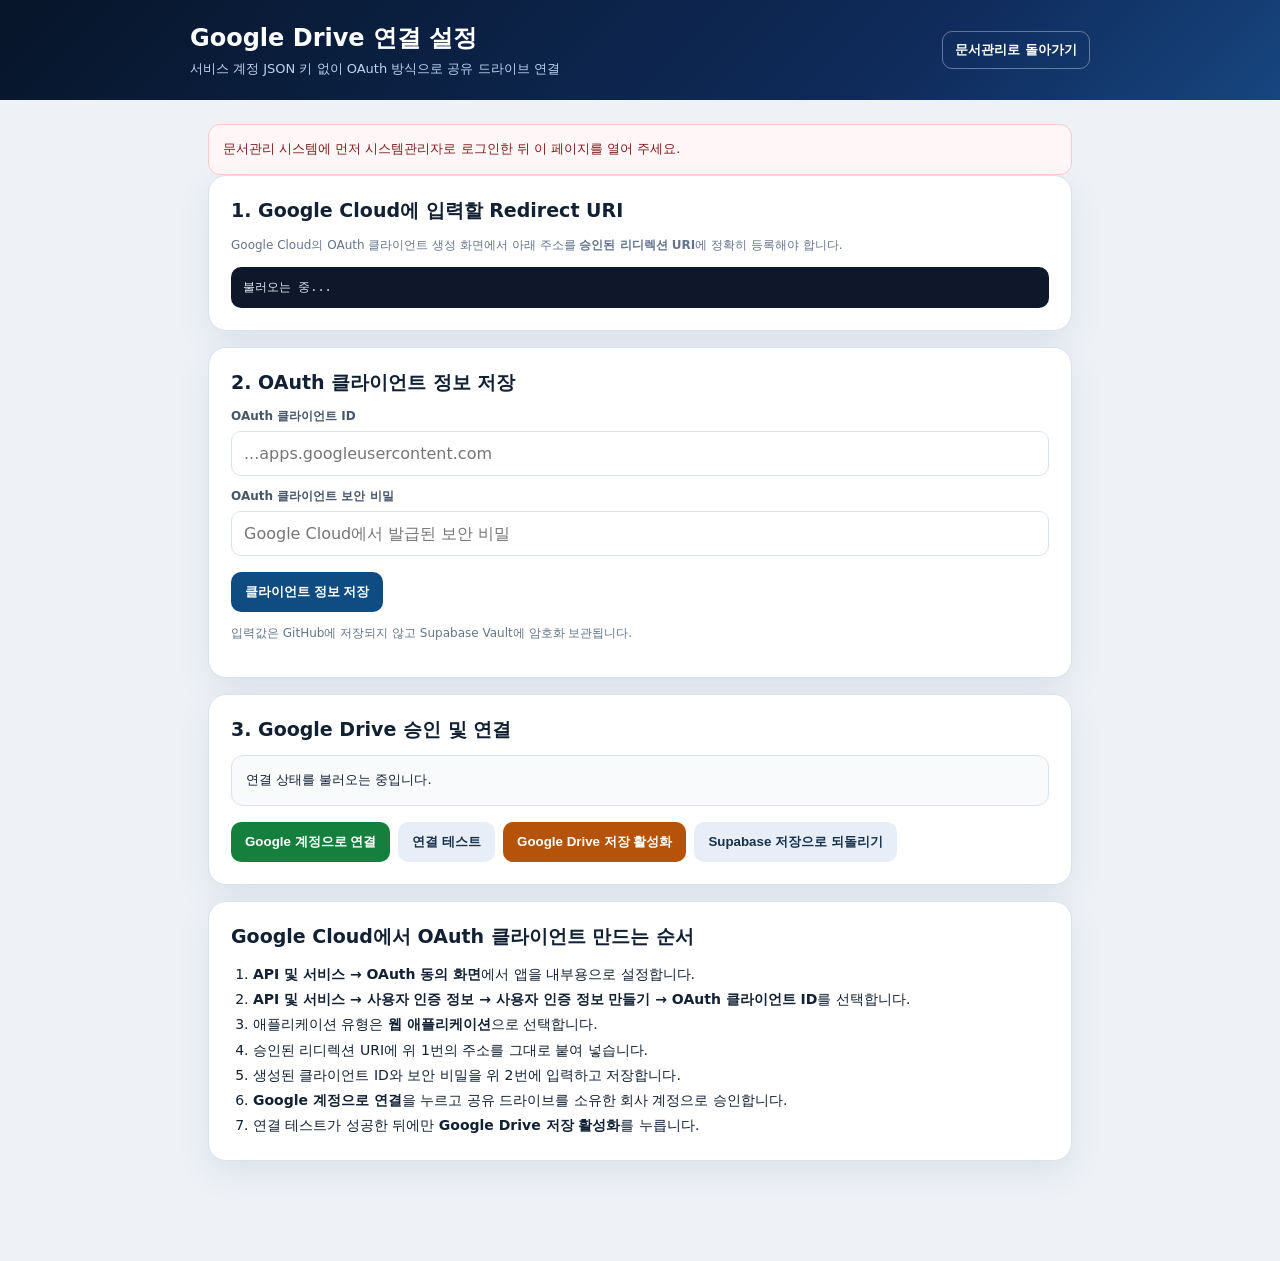
<file: document-management-system-v2/drive-setup.html>
<!doctype html>
<html lang="ko">
<head>
<meta charset="utf-8">
<meta name="viewport" content="width=device-width,initial-scale=1">
<title>Google Drive 연결 설정</title>
<style>
:root{--bg:#eef2f7;--card:#fff;--ink:#122033;--muted:#64748b;--line:#d9e1ec;--blue:#0f4c81;--green:#15803d;--red:#b91c1c;--amber:#b45309}
*{box-sizing:border-box}body{margin:0;font-family:system-ui,-apple-system,BlinkMacSystemFont,"Segoe UI",sans-serif;background:var(--bg);color:var(--ink)}
header{background:linear-gradient(135deg,#071529,#0f2b5b 70%,#17457f);color:#fff;padding:22px}.head{max-width:900px;margin:auto;display:flex;justify-content:space-between;gap:16px;align-items:center}.head h1{margin:0;font-size:24px}.head p{margin:6px 0 0;color:#bdd4f1;font-size:13px}.back{color:#fff;text-decoration:none;border:1px solid rgba(255,255,255,.35);padding:9px 12px;border-radius:10px;font-weight:800;font-size:13px}
main{max-width:900px;margin:24px auto;padding:0 18px 60px}.card{background:var(--card);border:1px solid var(--line);border-radius:18px;padding:22px;box-shadow:0 12px 35px rgba(15,43,91,.08);margin-bottom:16px}.card h2{margin:0 0 12px;font-size:19px}.notice{padding:14px;border-radius:12px;background:#f8fafc;border:1px solid var(--line);font-size:13px;line-height:1.6}.ok{background:#f0fdf4;border-color:#bbf7d0;color:#14532d}.warn{background:#fff7ed;border-color:#fed7aa;color:#7c2d12}.err{background:#fff7f7;border-color:#fecaca;color:#7f1d1d}.grid{display:grid;grid-template-columns:1fr 1fr;gap:12px}.field{display:flex;flex-direction:column;gap:6px}.field.full{grid-column:1/-1}.field label{font-size:12px;font-weight:800;color:#475569}.field input{border:1px solid var(--line);border-radius:10px;padding:12px;font:inherit;background:#fff}.readonly{background:#f8fafc!important;color:#475569}.actions{display:flex;gap:8px;flex-wrap:wrap;margin-top:16px}button{border:0;border-radius:10px;padding:11px 14px;background:var(--blue);color:#fff;font-weight:850;cursor:pointer}button.secondary{background:#e8eef7;color:#18324c}button.green{background:var(--green)}button.amber{background:var(--amber)}button:disabled{opacity:.55;cursor:not-allowed}.kv{display:grid;grid-template-columns:180px 1fr;gap:10px;padding:9px 0;border-bottom:1px solid #edf1f6;font-size:13px}.kv b{color:#475569}.muted{color:var(--muted);font-size:12px;line-height:1.6}.steps{margin:0;padding-left:22px;line-height:1.8;font-size:14px}.code{font-family:ui-monospace,SFMono-Regular,Consolas,monospace;background:#0f172a;color:#e2e8f0;border-radius:10px;padding:12px;word-break:break-all;font-size:12px}@media(max-width:700px){.grid{grid-template-columns:1fr}.field.full{grid-column:auto}.head{align-items:flex-start;flex-direction:column}.kv{grid-template-columns:1fr}}
</style>
</head>
<body>
<header><div class="head"><div><h1>Google Drive 연결 설정</h1><p>서비스 계정 JSON 키 없이 OAuth 방식으로 공유 드라이브 연결</p></div><a class="back" href="./">문서관리로 돌아가기</a></div></header>
<main>
  <div id="sessionNotice" class="notice warn">로그인 상태를 확인하는 중입니다.</div>

  <section class="card">
    <h2>1. Google Cloud에 입력할 Redirect URI</h2>
    <p class="muted">Google Cloud의 OAuth 클라이언트 생성 화면에서 아래 주소를 <b>승인된 리디렉션 URI</b>에 정확히 등록해야 합니다.</p>
    <div id="redirectUri" class="code">불러오는 중...</div>
  </section>

  <section class="card">
    <h2>2. OAuth 클라이언트 정보 저장</h2>
    <div class="grid">
      <div class="field full"><label>OAuth 클라이언트 ID</label><input id="clientId" placeholder="...apps.googleusercontent.com"></div>
      <div class="field full"><label>OAuth 클라이언트 보안 비밀</label><input id="clientSecret" type="password" placeholder="Google Cloud에서 발급된 보안 비밀"></div>
    </div>
    <div class="actions"><button id="saveBtn" onclick="saveClient()">클라이언트 정보 저장</button></div>
    <p class="muted">입력값은 GitHub에 저장되지 않고 Supabase Vault에 암호화 보관됩니다.</p>
  </section>

  <section class="card">
    <h2>3. Google Drive 승인 및 연결</h2>
    <div id="statusBox" class="notice">연결 상태를 불러오는 중입니다.</div>
    <div class="actions">
      <button id="connectBtn" class="green" onclick="beginConnect()">Google 계정으로 연결</button>
      <button class="secondary" onclick="testConnection()">연결 테스트</button>
      <button id="activateBtn" class="amber" onclick="activateDrive()">Google Drive 저장 활성화</button>
      <button class="secondary" onclick="useSupabase()">Supabase 저장으로 되돌리기</button>
    </div>
  </section>

  <section class="card">
    <h2>Google Cloud에서 OAuth 클라이언트 만드는 순서</h2>
    <ol class="steps">
      <li><b>API 및 서비스 → OAuth 동의 화면</b>에서 앱을 내부용으로 설정합니다.</li>
      <li><b>API 및 서비스 → 사용자 인증 정보 → 사용자 인증 정보 만들기 → OAuth 클라이언트 ID</b>를 선택합니다.</li>
      <li>애플리케이션 유형은 <b>웹 애플리케이션</b>으로 선택합니다.</li>
      <li>승인된 리디렉션 URI에 위 1번의 주소를 그대로 붙여 넣습니다.</li>
      <li>생성된 클라이언트 ID와 보안 비밀을 위 2번에 입력하고 저장합니다.</li>
      <li><b>Google 계정으로 연결</b>을 누르고 공유 드라이브를 소유한 회사 계정으로 승인합니다.</li>
      <li>연결 테스트가 성공한 뒤에만 <b>Google Drive 저장 활성화</b>를 누릅니다.</li>
    </ol>
  </section>
</main>
<script>
const OAUTH_API='https://mzwuwltiyzvxalqhcrzb.supabase.co/functions/v1/google-drive-oauth';
const sessionToken=localStorage.getItem('hdcDocSession')||'';
const $=id=>document.getElementById(id);
async function call(action,extra={}){
  const res=await fetch(OAUTH_API,{method:'POST',headers:{'Content-Type':'application/json'},body:JSON.stringify({action,token:sessionToken,...extra})});
  const data=await res.json().catch(()=>({error:'서버 응답을 해석하지 못했습니다.'}));
  if(!res.ok)throw new Error(data.error||'요청 실패');
  return data;
}
function statusText(s){
  const map={
    awaiting_oauth_client:'OAuth 클라이언트 정보 입력 대기',
    oauth_client_saved:'OAuth 클라이언트 저장 완료 · Google 승인 대기',
    connected_inactive:'Google Drive 연결 완료 · 아직 Supabase Storage 사용 중',
    active:'Google Drive가 현재 실제 문서 저장소로 활성화됨'
  };
  return map[s]||s||'상태 미확인';
}
async function loadStatus(){
  if(!sessionToken){$('sessionNotice').className='notice err';$('sessionNotice').innerHTML='문서관리 시스템에 먼저 시스템관리자로 로그인한 뒤 이 페이지를 열어 주세요.';return;}
  try{
    const j=await call('status');
    $('sessionNotice').className='notice ok';
    $('sessionNotice').textContent='시스템관리자 로그인 확인 완료';
    $('redirectUri').textContent=j.redirect_uri;
    const s=j.setting||{};
    $('statusBox').className='notice '+(s.connection_status==='active'?'ok':s.connection_status==='connected_inactive'?'ok':'warn');
    $('statusBox').innerHTML=`<div class="kv"><b>현재 저장소</b><div>${s.active_provider==='google_drive'?'Google Shared Drive':'Supabase Storage'}</div></div><div class="kv"><b>연결 상태</b><div>${statusText(s.connection_status)}</div></div><div class="kv"><b>공유 드라이브</b><div>${s.shared_drive_name||'-'}</div></div><div class="kv"><b>승인 Google 계정</b><div>${s.connected_google_account||'-'}</div></div><div class="kv"><b>OAuth 클라이언트</b><div>${j.client_configured?'저장 완료':'미등록'}</div></div><div class="kv"><b>갱신 토큰</b><div>${j.refresh_token_configured?'발급 완료':'미발급'}</div></div>`;
  }catch(e){
    $('sessionNotice').className='notice err';$('sessionNotice').textContent=e.message;
    $('statusBox').className='notice err';$('statusBox').textContent=e.message;
  }
}
async function saveClient(){
  const id=$('clientId').value.trim(),secret=$('clientSecret').value.trim();
  if(!id||!secret)return alert('클라이언트 ID와 보안 비밀을 모두 입력하세요.');
  const b=$('saveBtn');b.disabled=true;b.textContent='저장 중...';
  try{await call('saveClient',{client_id:id,client_secret:secret});$('clientSecret').value='';alert('OAuth 클라이언트 정보를 안전하게 저장했습니다.');await loadStatus();}
  catch(e){alert('저장 실패: '+e.message)}finally{b.disabled=false;b.textContent='클라이언트 정보 저장'}
}
async function beginConnect(){
  const b=$('connectBtn');b.disabled=true;
  try{const j=await call('begin');location.href=j.auth_url;}
  catch(e){alert('연결 시작 실패: '+e.message);b.disabled=false;}
}
async function testConnection(){
  try{const j=await call('test');alert(`연결 성공\n공유 드라이브: ${j.drive.name}\n루트 항목: ${(j.files||[]).length}개`);await loadStatus();}
  catch(e){alert('연결 테스트 실패: '+e.message)}
}
async function activateDrive(){
  if(!confirm('이후 새로 등록하는 문서의 실제 파일을 Google Shared Drive에 저장합니다. 계속할까요?'))return;
  const b=$('activateBtn');b.disabled=true;
  try{const j=await call('activate');alert(`Google Drive 저장을 활성화했습니다.\n${j.drive.name}`);await loadStatus();}
  catch(e){alert('활성화 실패: '+e.message)}finally{b.disabled=false;}
}
async function useSupabase(){
  if(!confirm('새 문서 저장 위치를 다시 Supabase Storage로 바꿀까요?'))return;
  try{await call('useSupabase');alert('Supabase Storage로 되돌렸습니다.');await loadStatus();}
  catch(e){alert(e.message)}
}
loadStatus();
</script>
</body>
</html>
</file>
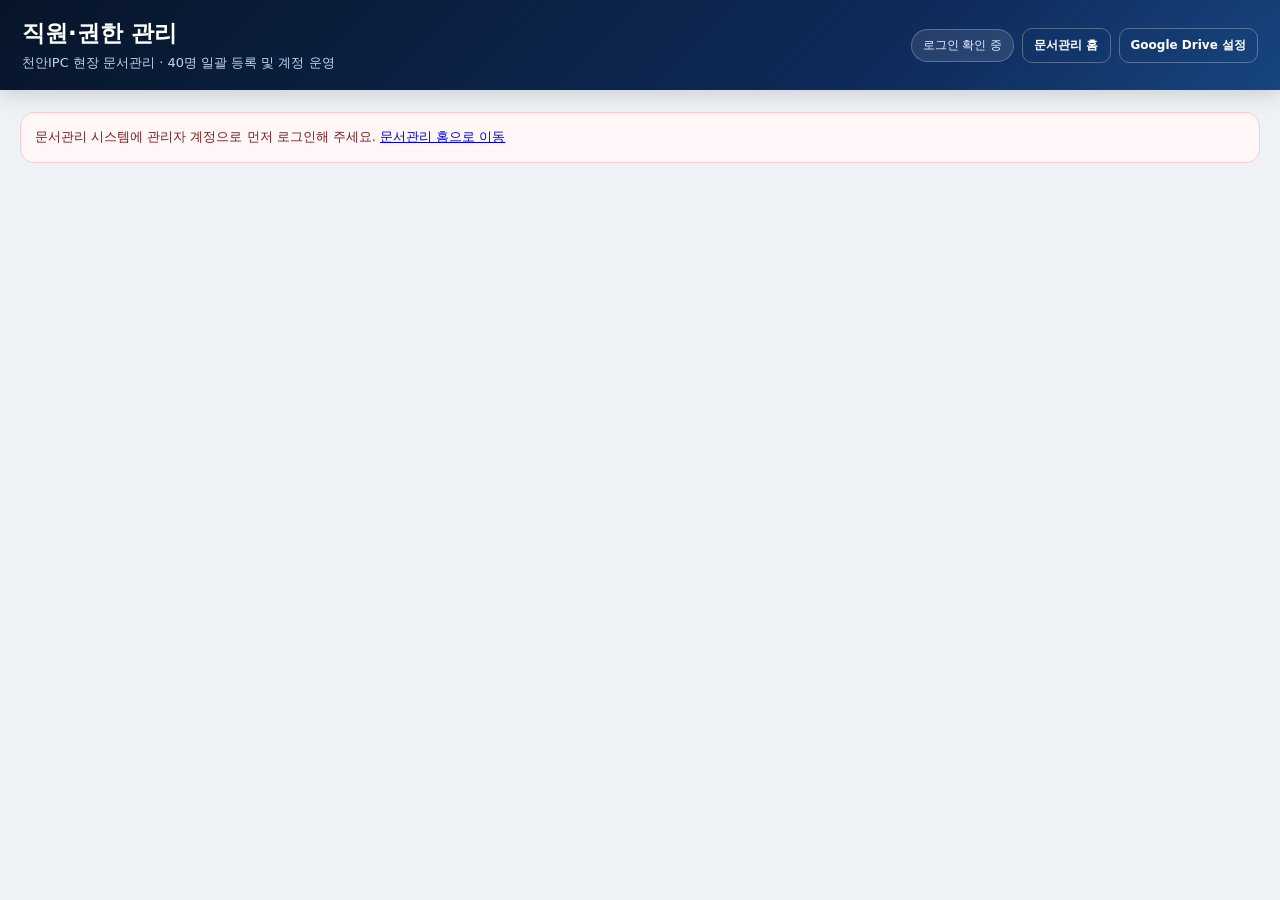
<file: document-management-system-v2/user-admin.html>
<!doctype html>
<html lang="ko">
<head>
<meta charset="utf-8">
<meta name="viewport" content="width=device-width,initial-scale=1">
<title>HDC 현장 문서관리 · 직원 관리</title>
<style>
:root{--bg:#eef2f7;--card:#fff;--ink:#122033;--muted:#64748b;--line:#d9e1ec;--blue:#0f4c81;--blue2:#2563eb;--green:#15803d;--red:#b91c1c;--amber:#b45309;--soft:#f8fafc;--shadow:0 12px 34px rgba(15,43,91,.08);--radius:18px}
*{box-sizing:border-box}body{margin:0;font-family:system-ui,-apple-system,BlinkMacSystemFont,"Segoe UI",sans-serif;background:var(--bg);color:var(--ink)}
header{position:sticky;top:0;z-index:20;background:linear-gradient(135deg,#071529,#0f2b5b 70%,#17457f);color:#fff;box-shadow:0 4px 20px rgba(0,0,0,.16)}
.top{max-width:1320px;margin:auto;padding:18px 22px;display:flex;justify-content:space-between;align-items:center;gap:16px}.brand h1{font-size:23px;margin:0}.brand p{margin:5px 0 0;color:#bdd4f1;font-size:13px}.top-actions{display:flex;gap:8px;align-items:center;flex-wrap:wrap}.chip{font-size:12px;padding:7px 11px;border:1px solid rgba(255,255,255,.24);background:rgba(255,255,255,.1);border-radius:999px;color:#e4efff}.top a{color:#fff;text-decoration:none;border:1px solid rgba(255,255,255,.28);padding:8px 11px;border-radius:10px;font-size:12px;font-weight:800}
main{max-width:1320px;margin:22px auto 70px;padding:0 20px}.notice{border:1px solid #c7d7ef;background:#f5f9ff;border-radius:14px;padding:14px;color:#214160;font-size:13px;line-height:1.6}.notice.ok{border-color:#bbf7d0;background:#f0fdf4;color:#14532d}.notice.warn{border-color:#fed7aa;background:#fff7ed;color:#7c2d12}.notice.err{border-color:#fecaca;background:#fff7f7;color:#7f1d1d}.hidden{display:none!important}
.stats{display:grid;grid-template-columns:repeat(4,1fr);gap:13px;margin:16px 0}.stat{background:var(--card);border:1px solid var(--line);border-radius:var(--radius);padding:17px;box-shadow:var(--shadow)}.stat .label{font-size:12px;color:var(--muted);font-weight:800}.stat .num{font-size:30px;font-weight:900;margin-top:7px}.stat .sub{font-size:11px;color:var(--muted);margin-top:4px}
.grid2{display:grid;grid-template-columns:.8fr 1.2fr;gap:16px;margin-bottom:16px}.card{background:var(--card);border:1px solid var(--line);border-radius:var(--radius);box-shadow:var(--shadow);overflow:hidden}.card-h{padding:15px 17px;border-bottom:1px solid var(--line);display:flex;align-items:center;justify-content:space-between;gap:12px}.card-h h2{margin:0;font-size:17px}.card-b{padding:17px}.form-grid{display:grid;grid-template-columns:1fr 1fr;gap:11px}.field{display:flex;flex-direction:column;gap:6px}.field.full{grid-column:1/-1}.field label{font-size:12px;color:#475569;font-weight:800}.field input,.field select{border:1px solid var(--line);border-radius:10px;padding:10px 11px;background:#fff;font:inherit}.toolbar{display:flex;gap:8px;align-items:center;flex-wrap:wrap}.toolbar input,.toolbar select{border:1px solid var(--line);border-radius:10px;padding:9px 11px;background:#fff;font:inherit}
button{border:0;border-radius:10px;background:var(--blue);color:#fff;padding:10px 13px;font-size:13px;font-weight:850;cursor:pointer}button.secondary{background:#e8eef7;color:#18324c}button.gray{background:#f1f5f9;color:#334155}button.green{background:var(--green)}button.red{background:var(--red)}button.amber{background:var(--amber)}button.small{padding:6px 9px;font-size:11px;border-radius:8px}button:disabled{opacity:.55;cursor:not-allowed}
.drop{border:2px dashed #9eb5d4;border-radius:15px;background:#f8fbff;padding:22px;text-align:center;cursor:pointer;transition:.15s}.drop.drag{background:#eaf3ff;border-color:var(--blue2)}.drop strong{display:block;font-size:15px}.drop p{margin:6px 0 0;font-size:12px;color:var(--muted)}.file-name{font-size:12px;font-weight:800;color:var(--blue);margin-top:8px}.hint{font-size:12px;color:var(--muted);line-height:1.6}.preview{margin-top:12px;border:1px solid var(--line);border-radius:12px;overflow:auto;max-height:260px}.table{width:100%;border-collapse:collapse;font-size:12px}.table th,.table td{padding:9px 10px;border-bottom:1px solid #edf1f6;text-align:left;vertical-align:middle;white-space:nowrap}.table th{position:sticky;top:0;background:#f8fafc;color:#475569;font-size:11px;z-index:1}.table tr:hover td{background:#f8fbff}.user-table-wrap{overflow:auto;max-height:600px}.badge{display:inline-block;border-radius:999px;padding:4px 8px;font-size:10px;font-weight:850}.b-user{background:#eef2ff;color:#3730a3}.b-doc{background:#e0f2fe;color:#075985}.b-system{background:#fef3c7;color:#92400e}.b-active{background:#dcfce7;color:#166534}.b-inactive{background:#fee2e2;color:#991b1b}.b-change{background:#fff7ed;color:#c2410c}.b-done{background:#ecfdf5;color:#166534}.row-actions{display:flex;gap:5px;flex-wrap:wrap}.summary-line{margin-top:12px;font-size:13px;font-weight:800}.result-list{margin-top:10px;font-size:12px;line-height:1.6;max-height:160px;overflow:auto}.result-list .bad{color:var(--red)}
dialog{border:0;border-radius:18px;box-shadow:0 30px 90px rgba(0,0,0,.28);width:min(620px,calc(100% - 32px));padding:0}dialog::backdrop{background:rgba(8,15,31,.58)}.modal-h{padding:17px;border-bottom:1px solid var(--line);display:flex;justify-content:space-between;align-items:center}.modal-b{padding:17px}.modal-h h3{margin:0;font-size:17px}.history{max-height:360px;overflow:auto}.history-item{padding:11px 0;border-bottom:1px solid #edf1f6;font-size:12px}.history-item b{display:block;margin-bottom:4px}.history-meta{color:var(--muted);font-size:11px}
@media(max-width:900px){.stats,.grid2,.form-grid{grid-template-columns:1fr}.field.full{grid-column:auto}.top{align-items:flex-start;flex-direction:column}.stat .num{font-size:26px}}
</style>
</head>
<body>
<header><div class="top"><div class="brand"><h1>직원·권한 관리</h1><p>천안IPC 현장 문서관리 · 40명 일괄 등록 및 계정 운영</p></div><div class="top-actions"><span id="actorChip" class="chip">로그인 확인 중</span><a href="./">문서관리 홈</a><a href="./drive-setup.html">Google Drive 설정</a></div></div></header>
<main>
  <div id="accessNotice" class="notice warn">관리자 로그인 상태를 확인하는 중입니다.</div>

  <section id="appBody" class="hidden">
    <div class="stats">
      <div class="stat"><div class="label">전체 계정</div><div class="num" id="statAll">0</div><div class="sub">등록된 직원 전체</div></div>
      <div class="stat"><div class="label">사용 중</div><div class="num" id="statActive">0</div><div class="sub">현재 로그인 가능한 계정</div></div>
      <div class="stat"><div class="label">비밀번호 변경 대기</div><div class="num" id="statChange">0</div><div class="sub">초기 비밀번호 사용 계정</div></div>
      <div class="stat"><div class="label">관리자</div><div class="num" id="statAdmins">0</div><div class="sub">문서관리자 + 시스템관리자</div></div>
    </div>

    <div class="grid2">
      <section class="card">
        <div class="card-h"><h2>직원 1명 등록</h2></div>
        <div class="card-b">
          <div class="form-grid">
            <div class="field"><label>사번</label><input id="singleEmp" autocomplete="off"></div>
            <div class="field"><label>성명</label><input id="singleName" autocomplete="off"></div>
            <div class="field"><label>부서·직종</label><input id="singleDept" placeholder="예: 건축, 공무, 안전"></div>
            <div class="field"><label>권한</label><select id="singleRole"><option value="user">일반사용자</option><option value="doc_admin">문서관리자</option><option value="system_admin">시스템관리자</option></select></div>
          </div>
          <div class="toolbar" style="margin-top:14px"><button id="singleBtn" onclick="createSingle()">직원 생성</button></div>
          <div class="notice" style="margin-top:12px">초기 아이디와 비밀번호는 모두 <b>사번</b>입니다. 최초 로그인 후 비밀번호를 변경하는 방식입니다.</div>
        </div>
      </section>

      <section class="card">
        <div class="card-h"><h2>직원 일괄 등록</h2><button class="small secondary" onclick="downloadTemplate()">CSV 양식 받기</button></div>
        <div class="card-b">
          <div id="csvDrop" class="drop">
            <strong>직원 CSV 파일을 여기에 끌어다 놓으세요</strong>
            <p>열 순서: 사번, 성명, 부서, 권한, 상태 · 최대 100명</p>
            <input id="csvFile" type="file" accept=".csv,text/csv" class="hidden">
            <div id="csvFileName" class="file-name"></div>
          </div>
          <p class="hint"><b>신규 계정</b>은 초기 비밀번호를 사번으로 생성합니다. <b>기존 계정</b>은 성명·부서·권한·상태만 갱신하고 현재 비밀번호는 유지합니다.</p>
          <div id="csvPreview" class="preview hidden"></div>
          <div id="bulkSummary" class="summary-line"></div>
          <div id="bulkResults" class="result-list"></div>
          <div class="toolbar" style="margin-top:12px"><button id="bulkBtn" class="green" onclick="runBulkImport()" disabled>미리보기 직원 등록</button><button class="gray" onclick="clearBulk()">초기화</button></div>
        </div>
      </section>
    </div>

    <section class="card">
      <div class="card-h"><h2>사용자 목록</h2><div class="toolbar"><button class="small secondary" onclick="loadUsers()">새로고침</button><button class="small gray" onclick="exportUsers()">CSV 내보내기</button></div></div>
      <div class="card-b">
        <div class="toolbar">
          <input id="userSearch" placeholder="사번, 성명, 부서 검색" oninput="renderUsers()">
          <select id="roleFilter" onchange="renderUsers()"><option value="all">권한 전체</option><option value="user">일반사용자</option><option value="doc_admin">문서관리자</option><option value="system_admin">시스템관리자</option></select>
          <select id="activeFilter" onchange="renderUsers()"><option value="all">상태 전체</option><option value="active">사용 중</option><option value="inactive">중지</option><option value="change">비밀번호 변경 대기</option></select>
        </div>
        <div class="user-table-wrap" style="margin-top:12px"><table class="table"><thead><tr><th>사번</th><th>성명</th><th>부서</th><th>권한</th><th>상태</th><th>초기 비밀번호</th><th>최근 로그인</th><th>관리</th></tr></thead><tbody id="userRows"></tbody></table></div>
      </div>
    </section>

    <section class="card" style="margin-top:16px">
      <div class="card-h"><h2>계정 관리 이력</h2><button class="small secondary" onclick="loadHistory()">최근 이력 불러오기</button></div>
      <div class="card-b"><div id="historyList" class="history"><div class="hint">이력 불러오기를 누르면 직원 생성·수정·중지·비밀번호 초기화 기록을 확인할 수 있습니다.</div></div></div>
    </section>
  </section>
</main>

<dialog id="editDialog">
  <div class="modal-h"><h3>직원 정보 수정</h3><button class="small gray" onclick="editDialog.close()">닫기</button></div>
  <div class="modal-b">
    <div class="form-grid">
      <div class="field"><label>사번</label><input id="editEmp" readonly></div>
      <div class="field"><label>성명</label><input id="editName"></div>
      <div class="field"><label>부서·직종</label><input id="editDept"></div>
      <div class="field"><label>권한</label><select id="editRole"><option value="user">일반사용자</option><option value="doc_admin">문서관리자</option><option value="system_admin">시스템관리자</option></select></div>
      <div class="field full"><label>사용 상태</label><select id="editActive"><option value="true">사용</option><option value="false">중지</option></select></div>
    </div>
    <div class="toolbar" style="margin-top:15px"><button onclick="saveEdit()">수정 저장</button></div>
  </div>
</dialog>

<script>
const API='https://mzwuwltiyzvxalqhcrzb.supabase.co/functions/v1/user-admin-api';
const sessionToken=localStorage.getItem('hdcDocSession')||'';
let actor=null,users=[],bulkRows=[];
const $=id=>document.getElementById(id);
const esc=s=>String(s??'').replace(/[&<>"']/g,m=>({'&':'&amp;','<':'&lt;','>':'&gt;','"':'&quot;',"'":'&#039;'}[m]));

async function call(action,extra={}){
  const res=await fetch(API,{method:'POST',headers:{'Content-Type':'application/json'},body:JSON.stringify({action,token:sessionToken,...extra})});
  const data=await res.json().catch(()=>({error:'서버 응답을 해석하지 못했습니다.'}));
  if(!res.ok)throw new Error(data.error||'요청 실패');
  return data;
}

function roleLabel(role){return role==='system_admin'?'시스템관리자':role==='doc_admin'?'문서관리자':'일반사용자'}
function roleBadge(role){return `<span class="badge ${role==='system_admin'?'b-system':role==='doc_admin'?'b-doc':'b-user'}">${roleLabel(role)}</span>`}
function dateTime(v){if(!v)return '-';const d=new Date(v);return Number.isNaN(d.getTime())?'-':d.toLocaleString('ko-KR',{year:'2-digit',month:'2-digit',day:'2-digit',hour:'2-digit',minute:'2-digit'})}
function csvCell(v){const s=String(v??'');return /[",\n\r]/.test(s)?`"${s.replaceAll('"','""')}"`:s}

async function init(){
  if(!sessionToken){$('accessNotice').className='notice err';$('accessNotice').innerHTML='문서관리 시스템에 관리자 계정으로 먼저 로그인해 주세요. <a href="./">문서관리 홈으로 이동</a>';return;}
  try{await loadUsers();$('accessNotice').className='notice ok';$('accessNotice').textContent='관리자 로그인 확인 완료 · 직원 계정과 권한을 관리할 수 있습니다.';$('appBody').classList.remove('hidden');}
  catch(e){$('accessNotice').className='notice err';$('accessNotice').innerHTML=`${esc(e.message)} · <a href="./">문서관리 홈에서 다시 로그인</a>`;}
}

async function loadUsers(){
  const j=await call('listUsers');actor=j.actor;users=j.users||[];
  $('actorChip').textContent=`${actor.name} · ${actor.employee_no} · ${roleLabel(actor.role)}`;
  if(actor.role!=='system_admin'){
    [...document.querySelectorAll('#singleRole option[value="system_admin"],#editRole option[value="system_admin"]')].forEach(o=>o.disabled=true);
  }
  renderStats();renderUsers();
}

function renderStats(){
  $('statAll').textContent=users.length;
  $('statActive').textContent=users.filter(u=>u.active).length;
  $('statChange').textContent=users.filter(u=>u.must_change_password).length;
  $('statAdmins').textContent=users.filter(u=>['doc_admin','system_admin'].includes(u.role)).length;
}

function filteredUsers(){
  const q=$('userSearch').value.trim().toLowerCase();
  const role=$('roleFilter').value,active=$('activeFilter').value;
  return users.filter(u=>{
    const hay=[u.employee_no,u.name,u.department].join(' ').toLowerCase();
    const qOk=!q||hay.includes(q);
    const roleOk=role==='all'||u.role===role;
    const activeOk=active==='all'||(active==='active'&&u.active)||(active==='inactive'&&!u.active)||(active==='change'&&u.must_change_password);
    return qOk&&roleOk&&activeOk;
  });
}

function renderUsers(){
  const arr=filteredUsers();
  $('userRows').innerHTML=arr.map(u=>{
    const self=actor&&u.employee_no===actor.employee_no;
    const manageSystem=actor?.role==='system_admin'||u.role!=='system_admin';
    const status=u.active?'<span class="badge b-active">사용</span>':'<span class="badge b-inactive">중지</span>';
    const pw=u.must_change_password?'<span class="badge b-change">변경 대기</span>':'<span class="badge b-done">변경 완료</span>';
    return `<tr><td><b>${esc(u.employee_no)}</b>${self?' <span class="badge">본인</span>':''}</td><td>${esc(u.name)}</td><td>${esc(u.department||'-')}</td><td>${roleBadge(u.role)}</td><td>${status}</td><td>${pw}</td><td>${dateTime(u.last_login_at)}</td><td><div class="row-actions"><button class="small gray" onclick="openEdit('${u.employee_no}')" ${manageSystem?'':'disabled'}>수정</button><button class="small secondary" onclick="resetPassword('${u.employee_no}')" ${(self||!manageSystem)?'disabled':''}>비번 초기화</button><button class="small ${u.active?'red':'green'}" onclick="quickToggle('${u.employee_no}')" ${(self||!manageSystem)?'disabled':''}>${u.active?'중지':'재사용'}</button></div></td></tr>`;
  }).join('')||'<tr><td colspan="8" class="hint">조건에 맞는 직원이 없습니다.</td></tr>';
}

async function createSingle(){
  const employee_no=$('singleEmp').value.trim(),name=$('singleName').value.trim(),department=$('singleDept').value.trim(),role=$('singleRole').value;
  if(!employee_no||!name)return alert('사번과 성명을 입력하세요.');
  const b=$('singleBtn');b.disabled=true;b.textContent='생성 중...';
  try{await call('createUser',{user:{employee_no,name,department,role,active:true}});alert(`직원을 생성했습니다.\n아이디: ${employee_no}\n초기 비밀번호: ${employee_no}`);$('singleEmp').value=$('singleName').value=$('singleDept').value='';$('singleRole').value='user';await loadUsers();}
  catch(e){alert('직원 생성 실패: '+e.message)}finally{b.disabled=false;b.textContent='직원 생성'}
}

function downloadTemplate(){
  const rows=[['사번','성명','부서','권한','상태'],['10001','홍길동','건축','일반사용자','사용'],['10002','김영희','공무','문서관리자','사용']];
  downloadCsv('천안IPC_직원등록_양식.csv',rows);
}

function downloadCsv(name,rows){
  const text='\ufeff'+rows.map(r=>r.map(csvCell).join(',')).join('\r\n');
  const a=document.createElement('a');a.href=URL.createObjectURL(new Blob([text],{type:'text/csv;charset=utf-8'}));a.download=name;document.body.appendChild(a);a.click();setTimeout(()=>{URL.revokeObjectURL(a.href);a.remove()},0);
}

function parseCsv(text){
  text=text.replace(/^\ufeff/,'');const rows=[];let row=[],cell='',quoted=false;
  for(let i=0;i<text.length;i++){
    const ch=text[i];
    if(quoted){if(ch==='"'&&text[i+1]==='"'){cell+='"';i++;}else if(ch==='"'){quoted=false;}else cell+=ch;}
    else if(ch==='"'){quoted=true;}
    else if(ch===','){row.push(cell);cell='';}
    else if(ch==='\n'){row.push(cell.replace(/\r$/,''));rows.push(row);row=[];cell='';}
    else cell+=ch;
  }
  if(cell.length||row.length){row.push(cell.replace(/\r$/,''));rows.push(row)}
  return rows.filter(r=>r.some(v=>String(v).trim()!==''));
}

function headerKey(v){
  const k=String(v||'').trim().toLowerCase().replace(/[ _-]/g,'');
  if(['사번','employeeno','employeeid','id'].includes(k))return'employee_no';
  if(['성명','이름','name'].includes(k))return'name';
  if(['부서','소속','직종','department','dept'].includes(k))return'department';
  if(['권한','역할','role'].includes(k))return'role';
  if(['상태','사용여부','active','status'].includes(k))return'active';
  return'';
}

function roleValue(v){const s=String(v||'').trim();return ['시스템관리자','최고관리자'].includes(s)?'system_admin':['문서관리자','관리자'].includes(s)?'doc_admin':['user','doc_admin','system_admin'].includes(s)?s:'user'}
function activeValue(v){const s=String(v??'사용').trim().toLowerCase();return !['false','0','중지','비활성','inactive','no','n'].includes(s)}

async function loadCsvFile(file){
  if(!file)return;clearBulk(false);$('csvFileName').textContent=file.name;
  try{
    const matrix=parseCsv(await file.text());if(matrix.length<2)throw new Error('헤더와 직원 데이터가 필요합니다.');
    const keys=matrix[0].map(headerKey);const empIdx=keys.indexOf('employee_no'),nameIdx=keys.indexOf('name');
    if(empIdx<0||nameIdx<0)throw new Error('CSV 첫 행에 사번과 성명 열이 있어야 합니다.');
    bulkRows=matrix.slice(1).map((r,i)=>({row:i+2,employee_no:String(r[empIdx]||'').trim(),name:String(r[nameIdx]||'').trim(),department:String(r[keys.indexOf('department')]||'').trim(),role:roleValue(r[keys.indexOf('role')]),active:activeValue(r[keys.indexOf('active')])})).filter(r=>r.employee_no||r.name);
    if(!bulkRows.length)throw new Error('등록할 직원 데이터가 없습니다.');
    if(bulkRows.length>100)throw new Error('한 번에 최대 100명까지 등록할 수 있습니다.');
    renderBulkPreview();$('bulkBtn').disabled=false;$('bulkBtn').textContent=`${bulkRows.length}명 등록·갱신`;
  }catch(e){bulkRows=[];$('bulkBtn').disabled=true;$('csvPreview').classList.add('hidden');$('bulkSummary').textContent='';alert('CSV 확인 실패: '+e.message)}
}

function renderBulkPreview(){
  const seen=new Set(),dups=new Set();bulkRows.forEach(r=>{if(seen.has(r.employee_no))dups.add(r.employee_no);seen.add(r.employee_no)});
  $('csvPreview').classList.remove('hidden');
  $('csvPreview').innerHTML=`<table class="table"><thead><tr><th>행</th><th>사번</th><th>성명</th><th>부서</th><th>권한</th><th>상태</th></tr></thead><tbody>${bulkRows.map(r=>`<tr><td>${r.row}</td><td>${esc(r.employee_no)}${dups.has(r.employee_no)?' <span class="badge b-inactive">중복</span>':''}</td><td>${esc(r.name)}</td><td>${esc(r.department||'-')}</td><td>${roleLabel(r.role)}</td><td>${r.active?'사용':'중지'}</td></tr>`).join('')}</tbody></table>`;
  $('bulkSummary').textContent=`미리보기 ${bulkRows.length}명${dups.size?` · 중복 사번 ${dups.size}건 확인 필요`:''}`;
}

async function runBulkImport(){
  if(!bulkRows.length)return alert('CSV를 먼저 선택하세요.');
  if(!confirm(`${bulkRows.length}명의 계정을 등록 또는 갱신합니다. 계속할까요?`))return;
  const b=$('bulkBtn');b.disabled=true;b.textContent='처리 중...';$('bulkResults').innerHTML='';
  try{
    const j=await call('bulkImport',{users:bulkRows.map(({row,...u})=>u)});const s=j.summary;
    $('bulkSummary').textContent=`요청 ${s.requested}명 · 신규 ${s.created}명 · 갱신 ${s.updated}명 · 변경 없음 ${s.unchanged}명 · 실패 ${s.failed}명`;
    $('bulkResults').innerHTML=(j.results||[]).filter(r=>r.status==='failed').map(r=>`<div class="bad">${r.row}행 · ${esc(r.employee_no||'-')} · ${esc(r.error)}</div>`).join('')||(s.failed?'실패 세부내역이 없습니다.':'모든 행을 정상 처리했습니다.');
    await loadUsers();
  }catch(e){alert('일괄 등록 실패: '+e.message)}finally{b.disabled=false;b.textContent=`${bulkRows.length}명 등록·갱신`}
}

function clearBulk(clearName=true){bulkRows=[];$('csvFile').value='';if(clearName)$('csvFileName').textContent='';$('csvPreview').classList.add('hidden');$('csvPreview').innerHTML='';$('bulkSummary').textContent='';$('bulkResults').innerHTML='';$('bulkBtn').disabled=true;$('bulkBtn').textContent='미리보기 직원 등록'}

function openEdit(employeeNo){
  const u=users.find(x=>x.employee_no===employeeNo);if(!u)return;
  $('editEmp').value=u.employee_no;$('editName').value=u.name;$('editDept').value=u.department||'';$('editRole').value=u.role;$('editActive').value=String(u.active);editDialog.showModal();
}

async function saveEdit(){
  const employee_no=$('editEmp').value,name=$('editName').value.trim(),department=$('editDept').value.trim(),role=$('editRole').value,active=$('editActive').value==='true';
  if(!name)return alert('성명을 입력하세요.');
  try{await call('updateUser',{employee_no,name,department,role,active});editDialog.close();alert('직원 정보를 수정했습니다.');await loadUsers();}
  catch(e){alert('수정 실패: '+e.message)}
}

async function quickToggle(employeeNo){
  const u=users.find(x=>x.employee_no===employeeNo);if(!u)return;
  const next=!u.active;if(!confirm(`${u.name}(${u.employee_no}) 계정을 ${next?'다시 사용':'중지'} 처리할까요?${next?'':'\n중지하면 현재 로그인 세션도 종료됩니다.'}`))return;
  try{await call('updateUser',{employee_no:u.employee_no,name:u.name,department:u.department||'',role:u.role,active:next});await loadUsers();}
  catch(e){alert('상태 변경 실패: '+e.message)}
}

async function resetPassword(employeeNo){
  const u=users.find(x=>x.employee_no===employeeNo);if(!u)return;
  if(!confirm(`${u.name}(${u.employee_no})의 비밀번호를 사번으로 초기화할까요?\n현재 로그인 세션은 종료되고 최초 로그인 후 변경 대상이 됩니다.`))return;
  try{await call('resetPassword',{employee_no:u.employee_no});alert(`비밀번호를 초기화했습니다.\n아이디: ${u.employee_no}\n초기 비밀번호: ${u.employee_no}`);await loadUsers();}
  catch(e){alert('비밀번호 초기화 실패: '+e.message)}
}

function exportUsers(){
  const rows=[['사번','성명','부서','권한','상태','비밀번호 변경 여부','최근 로그인']];
  users.forEach(u=>rows.push([u.employee_no,u.name,u.department||'',roleLabel(u.role),u.active?'사용':'중지',u.must_change_password?'변경 대기':'변경 완료',dateTime(u.last_login_at)]));
  downloadCsv('천안IPC_직원계정_현황.csv',rows);
}

async function loadHistory(){
  try{const j=await call('listHistory',{limit:150});const arr=j.history||[];$('historyList').innerHTML=arr.map(h=>{const title={CREATE_USER:'직원 생성',BULK_CREATE_USER:'일괄 신규 생성',BULK_UPDATE_USER:'일괄 정보 갱신',BULK_IMPORT_COMPLETE:'일괄 등록 완료',UPDATE_USER:'직원 정보 수정',RESET_PASSWORD:'비밀번호 초기화'}[h.action]||h.action;return `<div class="history-item"><b>${esc(title)}${h.target_employee_no?` · ${esc(h.target_employee_no)}`:''}</b><div class="history-meta">처리자 ${esc(h.actor_employee_no)} · ${dateTime(h.created_at)}</div></div>`}).join('')||'<div class="hint">관리 이력이 없습니다.</div>';}
  catch(e){$('historyList').innerHTML=`<div class="notice err">${esc(e.message)}</div>`}
}

function setupDrop(){
  const drop=$('csvDrop'),input=$('csvFile');drop.onclick=()=>input.click();input.onchange=e=>loadCsvFile(e.target.files[0]);
  ['dragenter','dragover'].forEach(ev=>drop.addEventListener(ev,e=>{e.preventDefault();drop.classList.add('drag')}));
  ['dragleave','drop'].forEach(ev=>drop.addEventListener(ev,e=>{e.preventDefault();drop.classList.remove('drag')}));
  drop.addEventListener('drop',e=>loadCsvFile(e.dataTransfer.files[0]));
}

setupDrop();init();
</script>
</body>
</html>
</file>
